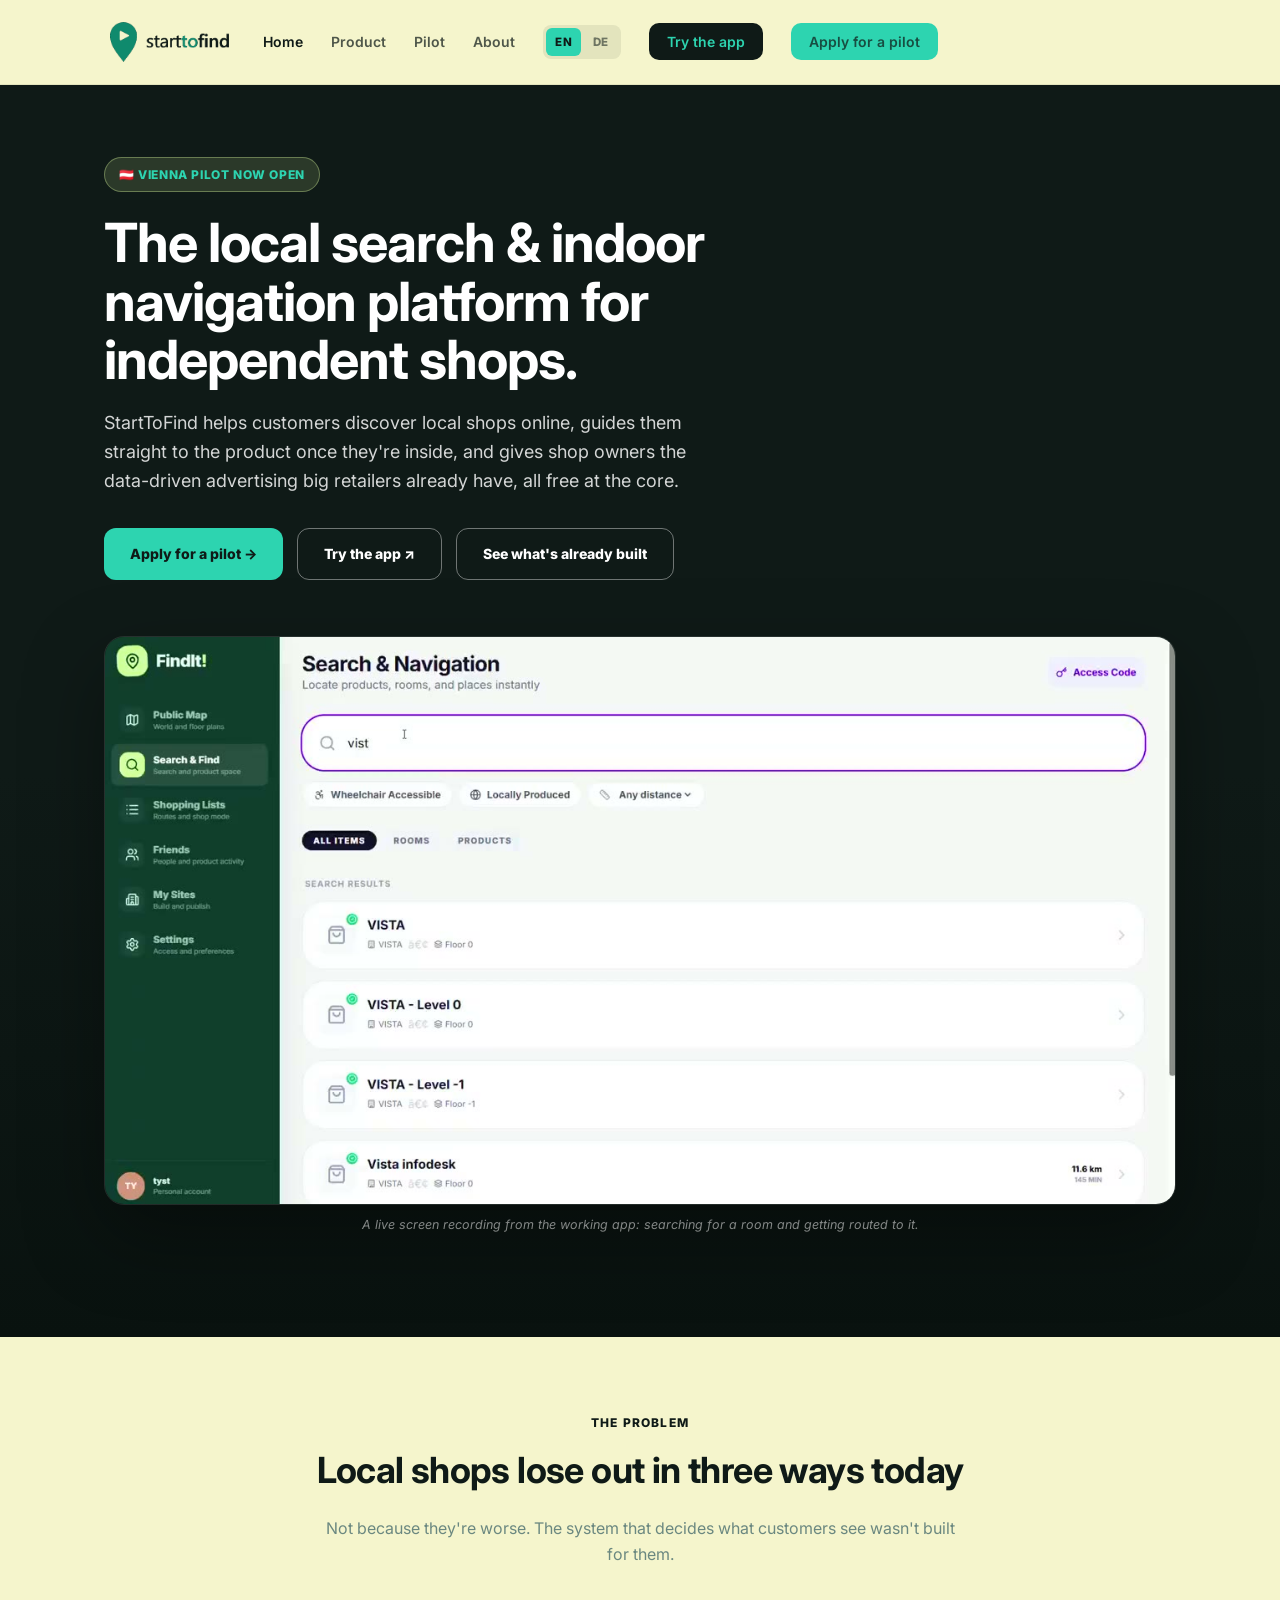
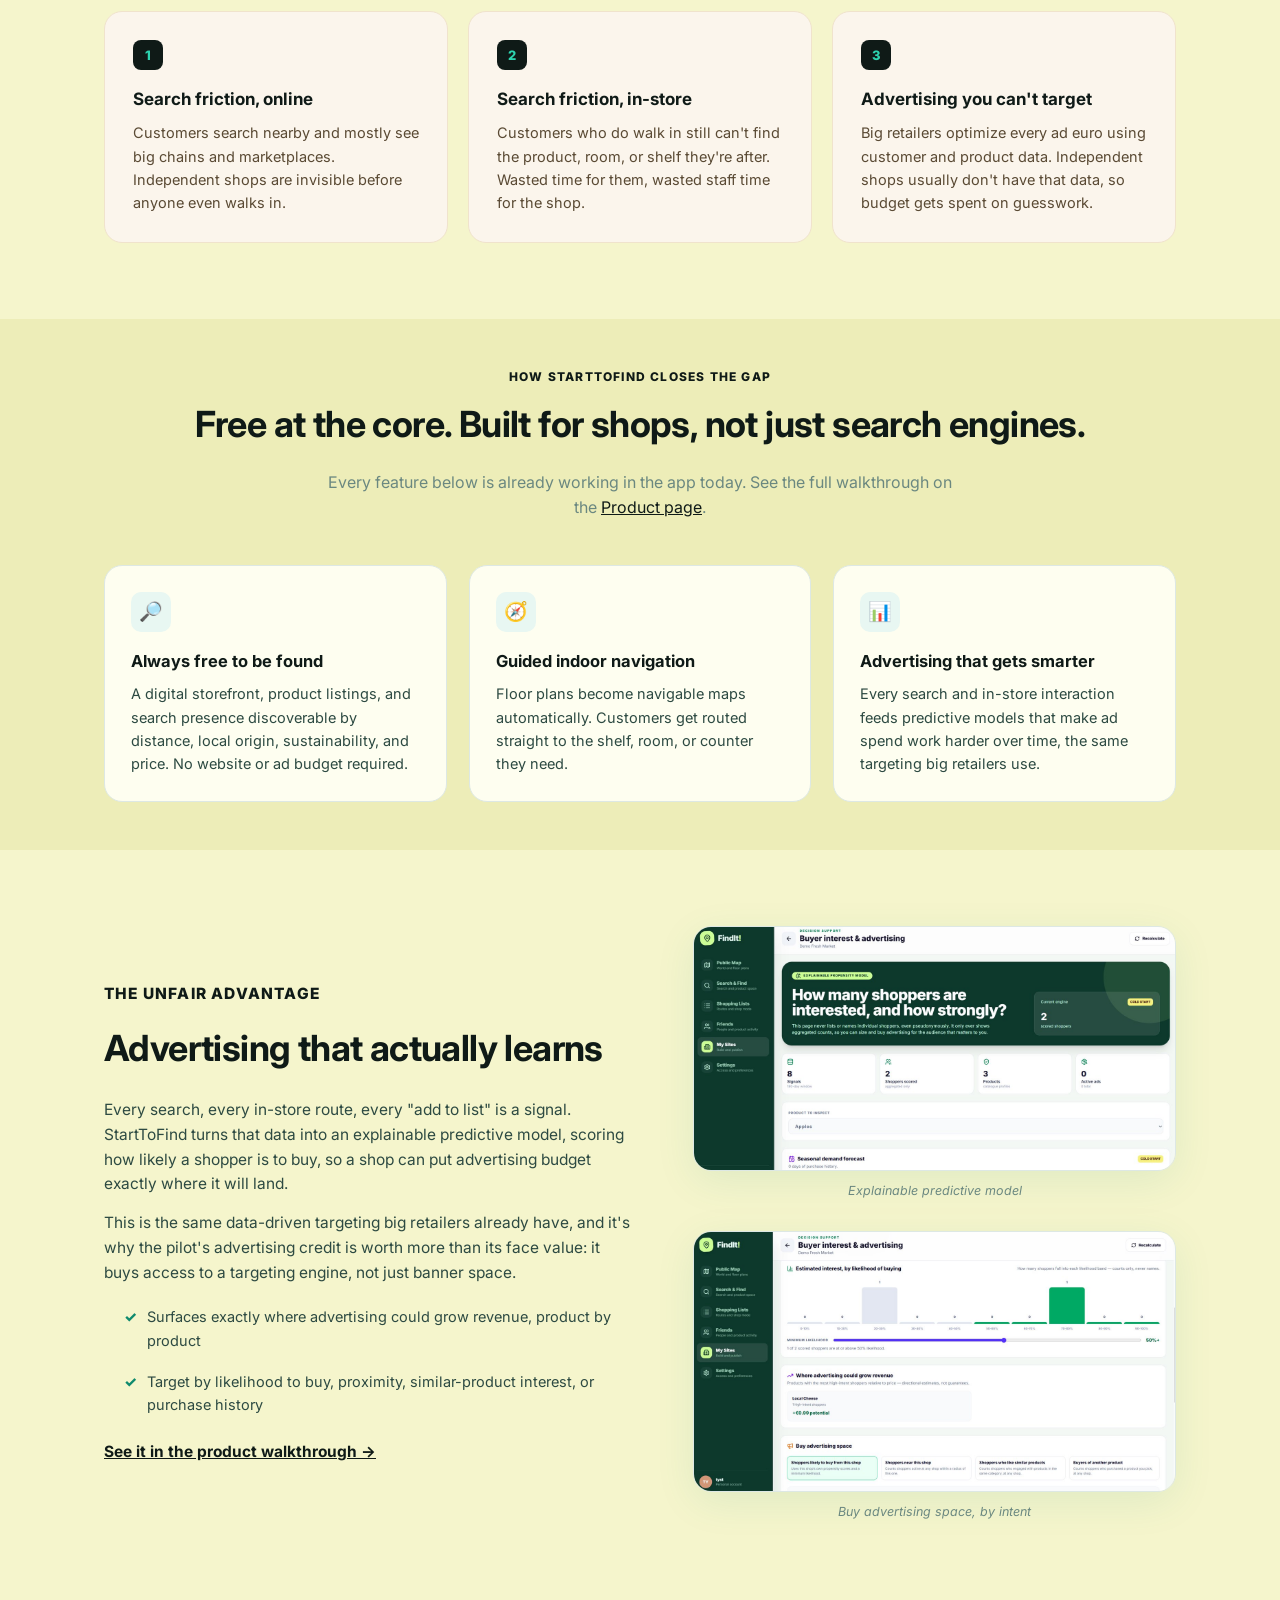
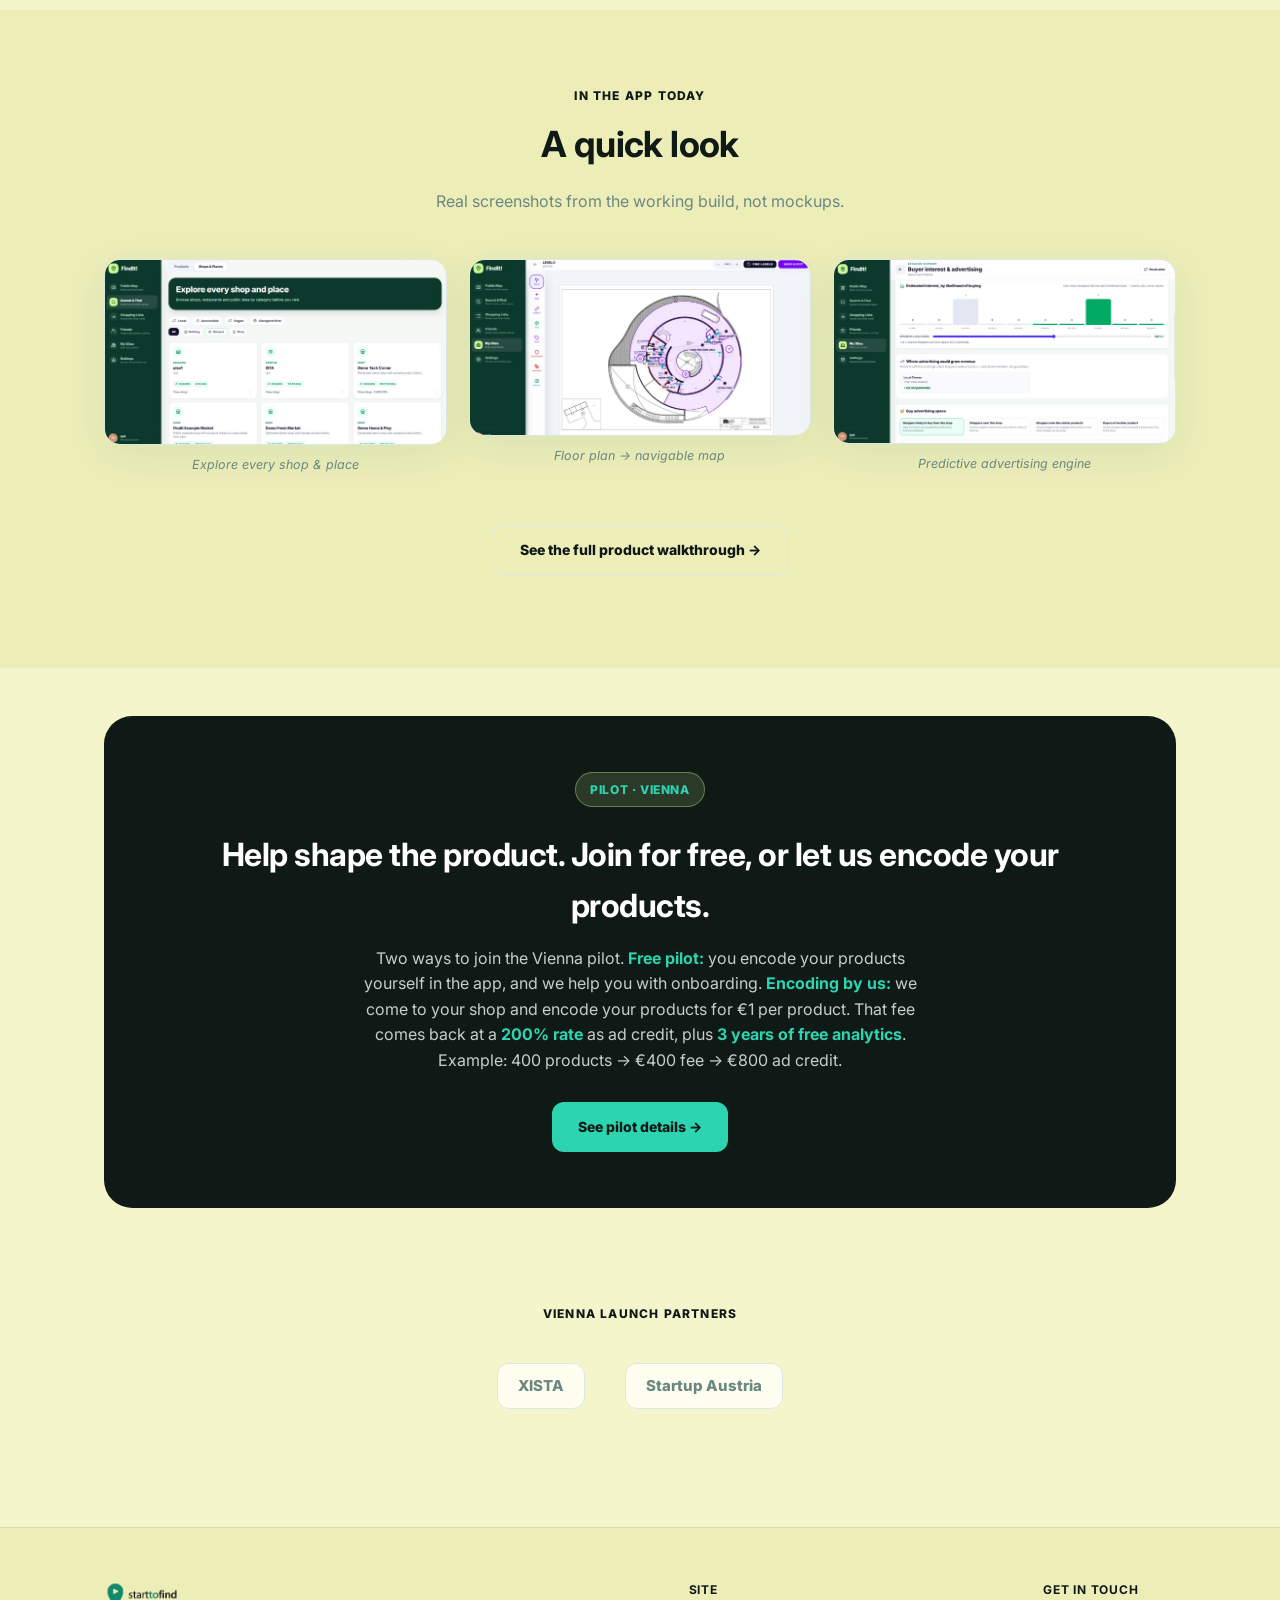
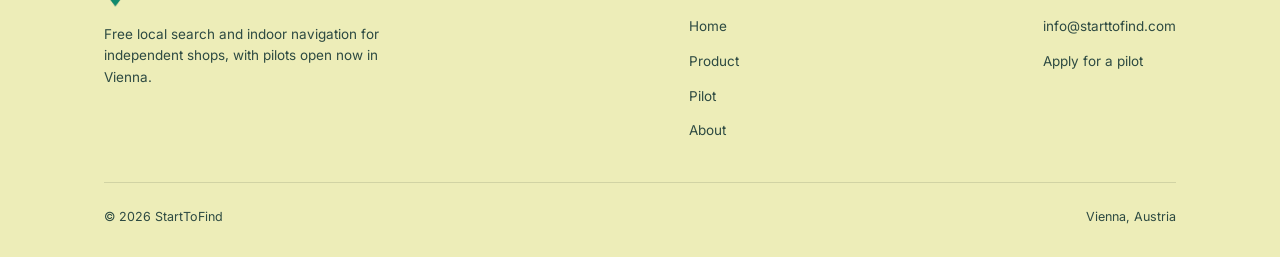
<file: index.html>
<!doctype html>
<html lang="en">
<head>
<meta charset="utf-8">
<meta name="viewport" content="width=device-width, initial-scale=1">
<title>StartToFind | Local search &amp; indoor navigation for independent shops</title>
<meta name="description" content="StartToFind is a free local search and indoor navigation platform for independent shops. Vienna pilot now open: free if you encode your products yourself, or €1 per product with encoding by us, paid back as 200% ad credit plus 3 years of free analytics.">
<meta name="robots" content="index, follow">
<link rel="canonical" href="https://starttofind.com/">
<link rel="alternate" hreflang="en" href="https://starttofind.com/">
<link rel="alternate" hreflang="de-AT" href="https://starttofind.com/index-de.html">
<link rel="alternate" hreflang="x-default" href="https://starttofind.com/">
<meta property="og:type" content="website">
<meta property="og:site_name" content="StartToFind">
<meta property="og:title" content="StartToFind | Local search &amp; indoor navigation for independent shops">
<meta property="og:description" content="StartToFind helps customers discover local shops online and find products inside. Free local search and indoor navigation, with a Vienna pilot now open.">
<meta property="og:url" content="https://starttofind.com/">
<meta property="og:image" content="https://starttofind.com/img/poster-search-and-navigation.jpg">
<meta property="og:image:alt" content="StartToFind local product search and indoor navigation">
<meta property="og:locale" content="en_US">
<meta name="twitter:card" content="summary_large_image">
<meta name="twitter:title" content="StartToFind | Local search &amp; indoor navigation for independent shops">
<meta name="twitter:description" content="Discover local shops online and find products inside. Free local search and indoor navigation, with a Vienna pilot now open.">
<meta name="twitter:image" content="https://starttofind.com/img/poster-search-and-navigation.jpg">
<link rel="icon" href="img/starttofind-icon.png" type="image/png">
<link rel="stylesheet" href="css/style.css">
</head>
<body>

<nav class="nav">
  <div class="nav-inner">
    <a href="index.html" class="brand"><img src="img/starttofind-logo-warm.png" alt="starttofind" class="brand-logo"></a>
    <a href="https://app.starttofind.com" class="nav-app-compact" rel="noopener">Try the app</a>
    <button class="nav-toggle" aria-label="Menu">☰</button>
    <ul class="nav-links">
      <li><a href="index.html">Home</a></li>
      <li><a href="product.html">Product</a></li>
      <li><a href="pilot.html">Pilot</a></li>
      <li><a href="about.html">About</a></li>
      <li class="lang-switch"><a href="index.html" class="active">EN</a><a href="index-de.html">DE</a></li>
      <li><a href="https://app.starttofind.com" class="nav-cta nav-cta-app" rel="noopener">Try the app</a></li>
      <li><a href="pilot.html#apply" class="nav-cta">Apply for a pilot</a></li>
    </ul>
  </div>
</nav>

<header class="hero">
  <div class="container">
    <span class="badge">🇦🇹 Vienna Pilot Now Open</span>
    <h1>The local search &amp; indoor navigation platform for independent shops.</h1>
    <p class="lead">StartToFind helps customers discover local shops online, guides them straight to the product once they're inside, and gives shop owners the data-driven advertising big retailers already have, all free at the core.</p>
    <div class="btn-row">
      <a href="pilot.html#apply" class="btn btn-lime">Apply for a pilot →</a>
      <a href="https://app.starttofind.com" class="btn btn-ghost" rel="noopener">Try the app ↗</a>
      <a href="product.html" class="btn btn-ghost">See what's already built</a>
    </div>
    <div class="hero-media">
      <video autoplay loop muted playsinline poster="img/poster-search-and-navigation.jpg">
        <source src="video/search-and-navigation.mp4" type="video/mp4">
      </video>
    </div>
    <p class="caption" style="color:rgba(255,255,255,0.5)">A live screen recording from the working app: searching for a room and getting routed to it.</p>
  </div>
</header>

<section>
  <div class="container">
    <p class="eyebrow center">The problem</p>
    <h2 class="section-title center">Local shops lose out in three ways today</h2>
    <p class="section-sub center">Not because they're worse. The system that decides what customers see wasn't built for them.</p>
    <div class="problem-grid">
      <div class="problem-card">
        <div class="num-badge">1</div>
        <h3>Search friction, online</h3>
        <p>Customers search nearby and mostly see big chains and marketplaces. Independent shops are invisible before anyone even walks in.</p>
      </div>
      <div class="problem-card">
        <div class="num-badge">2</div>
        <h3>Search friction, in-store</h3>
        <p>Customers who do walk in still can't find the product, room, or shelf they're after. Wasted time for them, wasted staff time for the shop.</p>
      </div>
      <div class="problem-card">
        <div class="num-badge">3</div>
        <h3>Advertising you can't target</h3>
        <p>Big retailers optimize every ad euro using customer and product data. Independent shops usually don't have that data, so budget gets spent on guesswork.</p>
      </div>
    </div>
  </div>
</section>

<section class="section-tight" style="background:var(--panel)">
  <div class="container">
    <p class="eyebrow center">How StartToFind closes the gap</p>
    <h2 class="section-title center">Free at the core. Built for shops, not just search engines.</h2>
    <p class="section-sub center">Every feature below is already working in the app today. See the full walkthrough on the <a href="product.html" style="color:var(--dark);text-decoration:underline">Product page</a>.</p>
    <div class="feature-grid">
      <div class="feature-card">
        <div class="icon-chip">🔎</div>
        <h3>Always free to be found</h3>
        <p>A digital storefront, product listings, and search presence discoverable by distance, local origin, sustainability, and price. No website or ad budget required.</p>
      </div>
      <div class="feature-card">
        <div class="icon-chip">🧭</div>
        <h3>Guided indoor navigation</h3>
        <p>Floor plans become navigable maps automatically. Customers get routed straight to the shelf, room, or counter they need.</p>
      </div>
      <div class="feature-card">
        <div class="icon-chip">📊</div>
        <h3>Advertising that gets smarter</h3>
        <p>Every search and in-store interaction feeds predictive models that make ad spend work harder over time, the same targeting big retailers use.</p>
      </div>
    </div>
  </div>
</section>

<section>
  <div class="container">
    <div class="row">
      <div class="row-text">
        <p class="eyebrow">The unfair advantage</p>
        <h2 class="section-title" style="margin-bottom:20px">Advertising that actually learns</h2>
        <p>Every search, every in-store route, every "add to list" is a signal. StartToFind turns that data into an explainable predictive model, scoring how likely a shopper is to buy, so a shop can put advertising budget exactly where it will land.</p>
        <p>This is the same data-driven targeting big retailers already have, and it's why the pilot's advertising credit is worth more than its face value: it buys access to a targeting engine, not just banner space.</p>
        <ul class="checklist">
          <li>Surfaces exactly where advertising could grow revenue, product by product</li>
          <li>Target by likelihood to buy, proximity, similar-product interest, or purchase history</li>
        </ul>
        <p style="margin-top:18px"><a href="product.html" style="color:var(--dark);font-weight:700;text-decoration:underline">See it in the product walkthrough →</a></p>
      </div>
      <div class="row-media">
        <div class="plan-pipeline">
          <div>
            <img src="img/shot-buyer-interest.jpg" alt="StartToFind explainable predictive model scoring shopper buying likelihood">
            <p class="caption">Explainable predictive model</p>
          </div>
          <div>
            <img src="img/shot-buyer-interest-2.jpg" alt="StartToFind advertising targeting options by intent, proximity, and purchase history">
            <p class="caption">Buy advertising space, by intent</p>
          </div>
        </div>
      </div>
    </div>
  </div>
</section>

<section style="background:var(--panel)">
  <div class="container">
    <p class="eyebrow center">In the app today</p>
    <h2 class="section-title center">A quick look</h2>
    <p class="section-sub center">Real screenshots from the working build, not mockups.</p>
    <div class="feature-grid">
      <div>
        <img src="img/shot-shops-grid.jpg" alt="StartToFind Shops &amp; Places grid with building, campus, and shop cards" style="border-radius:16px;border:1px solid var(--border);box-shadow:var(--shadow)">
        <p class="caption">Explore every shop &amp; place</p>
      </div>
      <div>
        <img src="img/shot-floor-editor.jpg" alt="StartToFind floor-plan editor showing rooms, aisles, and doors mapped onto a real building plan" style="border-radius:16px;border:1px solid var(--border);box-shadow:var(--shadow)">
        <p class="caption">Floor plan → navigable map</p>
      </div>
      <div>
        <img src="img/shot-buyer-interest-2.jpg" alt="StartToFind Buyer Interest &amp; Advertising dashboard showing a predictive model and ad targeting options" style="border-radius:16px;border:1px solid var(--border);box-shadow:var(--shadow)">
        <p class="caption">Predictive advertising engine</p>
      </div>
    </div>
    <p class="center" style="margin-top:36px">
      <a href="product.html" class="btn btn-outline">See the full product walkthrough →</a>
    </p>
  </div>
</section>

<section class="section-tight">
  <div class="container">
    <div class="cta-banner">
      <span class="badge" style="background:rgba(217,249,157,0.14)">Pilot · Vienna</span>
      <h2>Help shape the product. Join for free, or let us encode your products.</h2>
      <p>Two ways to join the Vienna pilot. <strong style="color:var(--lime)">Free pilot:</strong> you encode your products yourself in the app, and we help you with onboarding. <strong style="color:var(--lime)">Encoding by us:</strong> we come to your shop and encode your products for €1 per product. That fee comes back at a <strong style="color:var(--lime)">200% rate</strong> as ad credit, plus <strong style="color:var(--lime)">3 years of free analytics</strong>. Example: 400 products → €400 fee → €800 ad credit.</p>
      <div class="btn-row" style="justify-content:center">
        <a href="pilot.html#apply" class="btn btn-lime">See pilot details →</a>
      </div>
    </div>
  </div>
</section>

<section class="section-tight">
  <div class="container">
    <p class="eyebrow center">Vienna launch partners</p>
    <div class="partners-strip">
      <span class="partner-badge">XISTA</span>
      <span class="partner-badge">Startup Austria</span>
    </div>
  </div>
</section>

<footer>
  <div class="container">
    <div class="footer-grid">
      <div style="max-width:280px">
        <div class="footer-brand"><img src="img/starttofind-logo-warm.png" alt="starttofind" style="height:30px;width:auto;display:block"></div>
        <p style="font-size:13.5px">Free local search and indoor navigation for independent shops, with pilots open now in Vienna.</p>
      </div>
      <div class="footer-col">
        <h4>Site</h4>
        <ul>
          <li><a href="index.html">Home</a></li>
          <li><a href="product.html">Product</a></li>
          <li><a href="pilot.html">Pilot</a></li>
          <li><a href="about.html">About</a></li>
        </ul>
      </div>
      <div class="footer-col">
        <h4>Get in touch</h4>
        <ul>
          <li><a href="mailto:info@starttofind.com">info@starttofind.com</a></li>
          <li><a href="pilot.html#apply">Apply for a pilot</a></li>
        </ul>
      </div>
    </div>
    <div class="footer-bottom">
      <span>© 2026 StartToFind</span>
      <span>Vienna, Austria</span>
    </div>
  </div>
</footer>

<script src="js/main.js"></script>
</body>
</html>
</file>
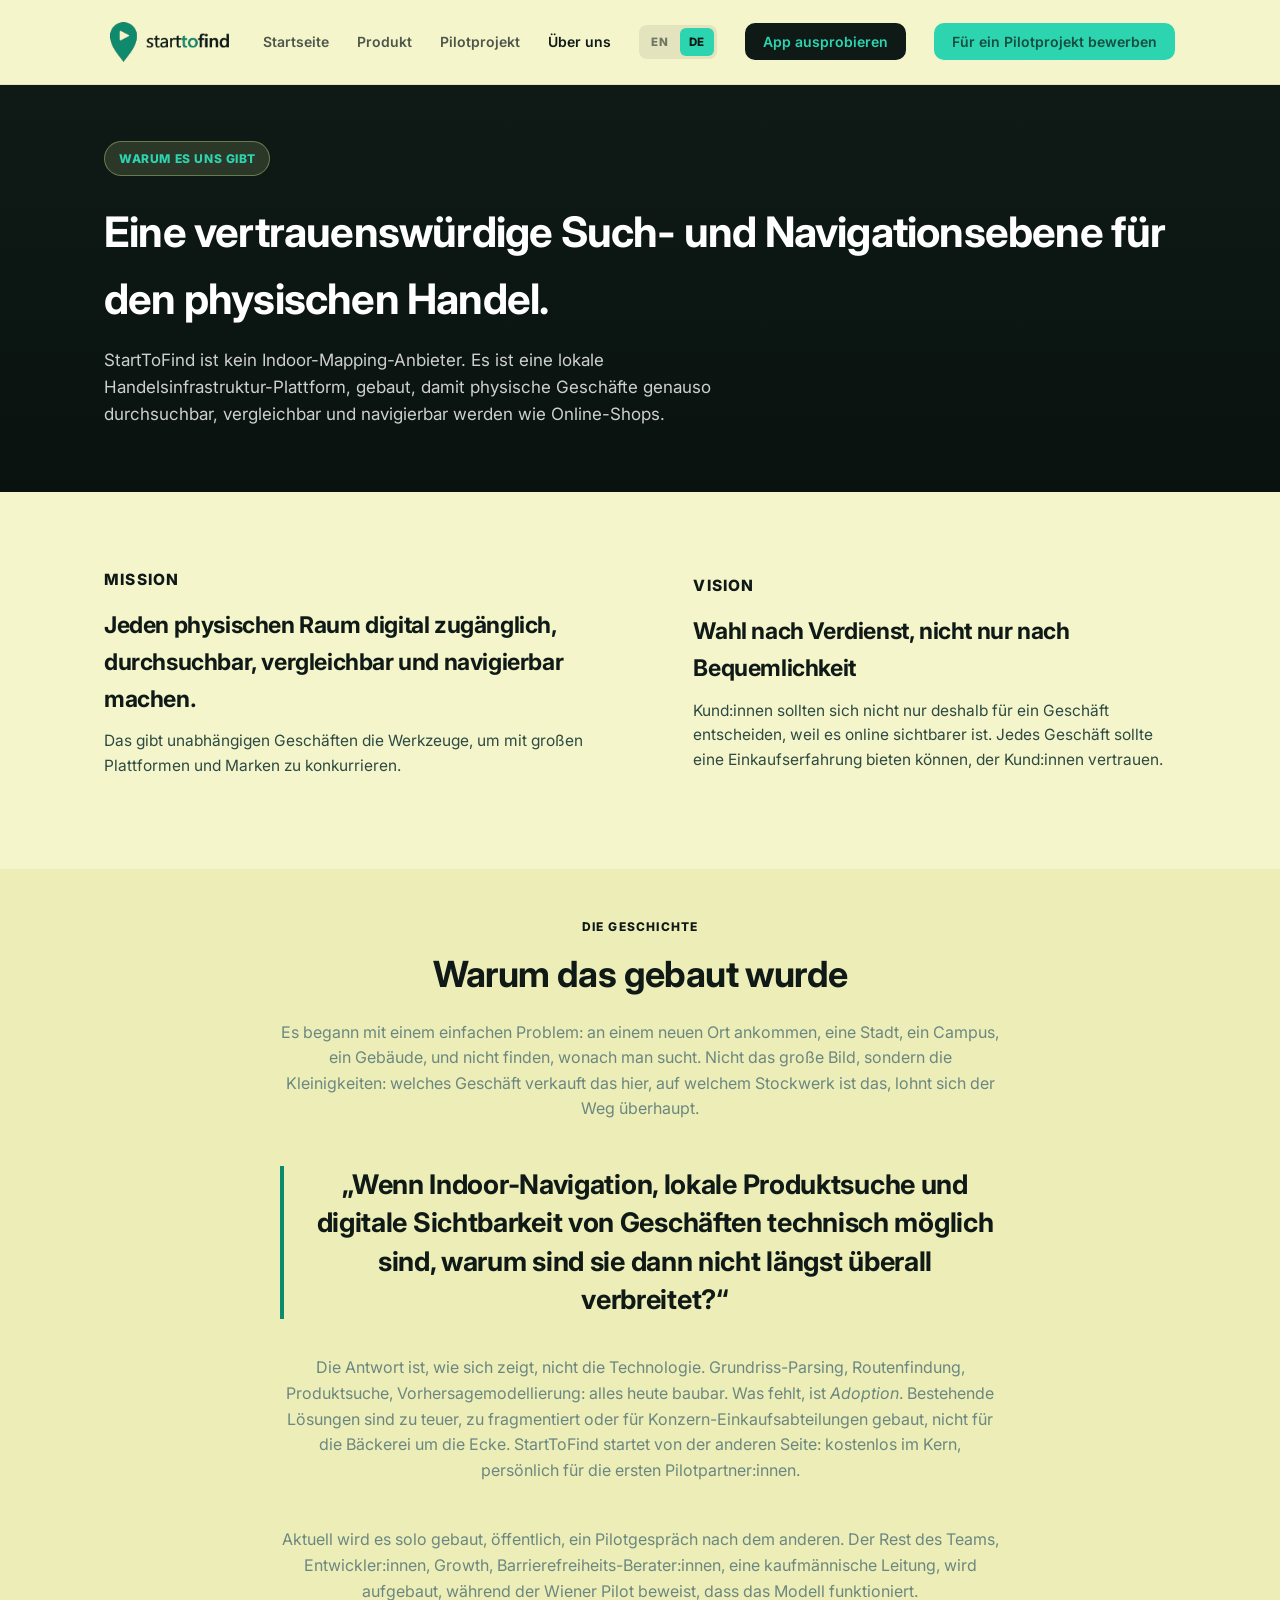
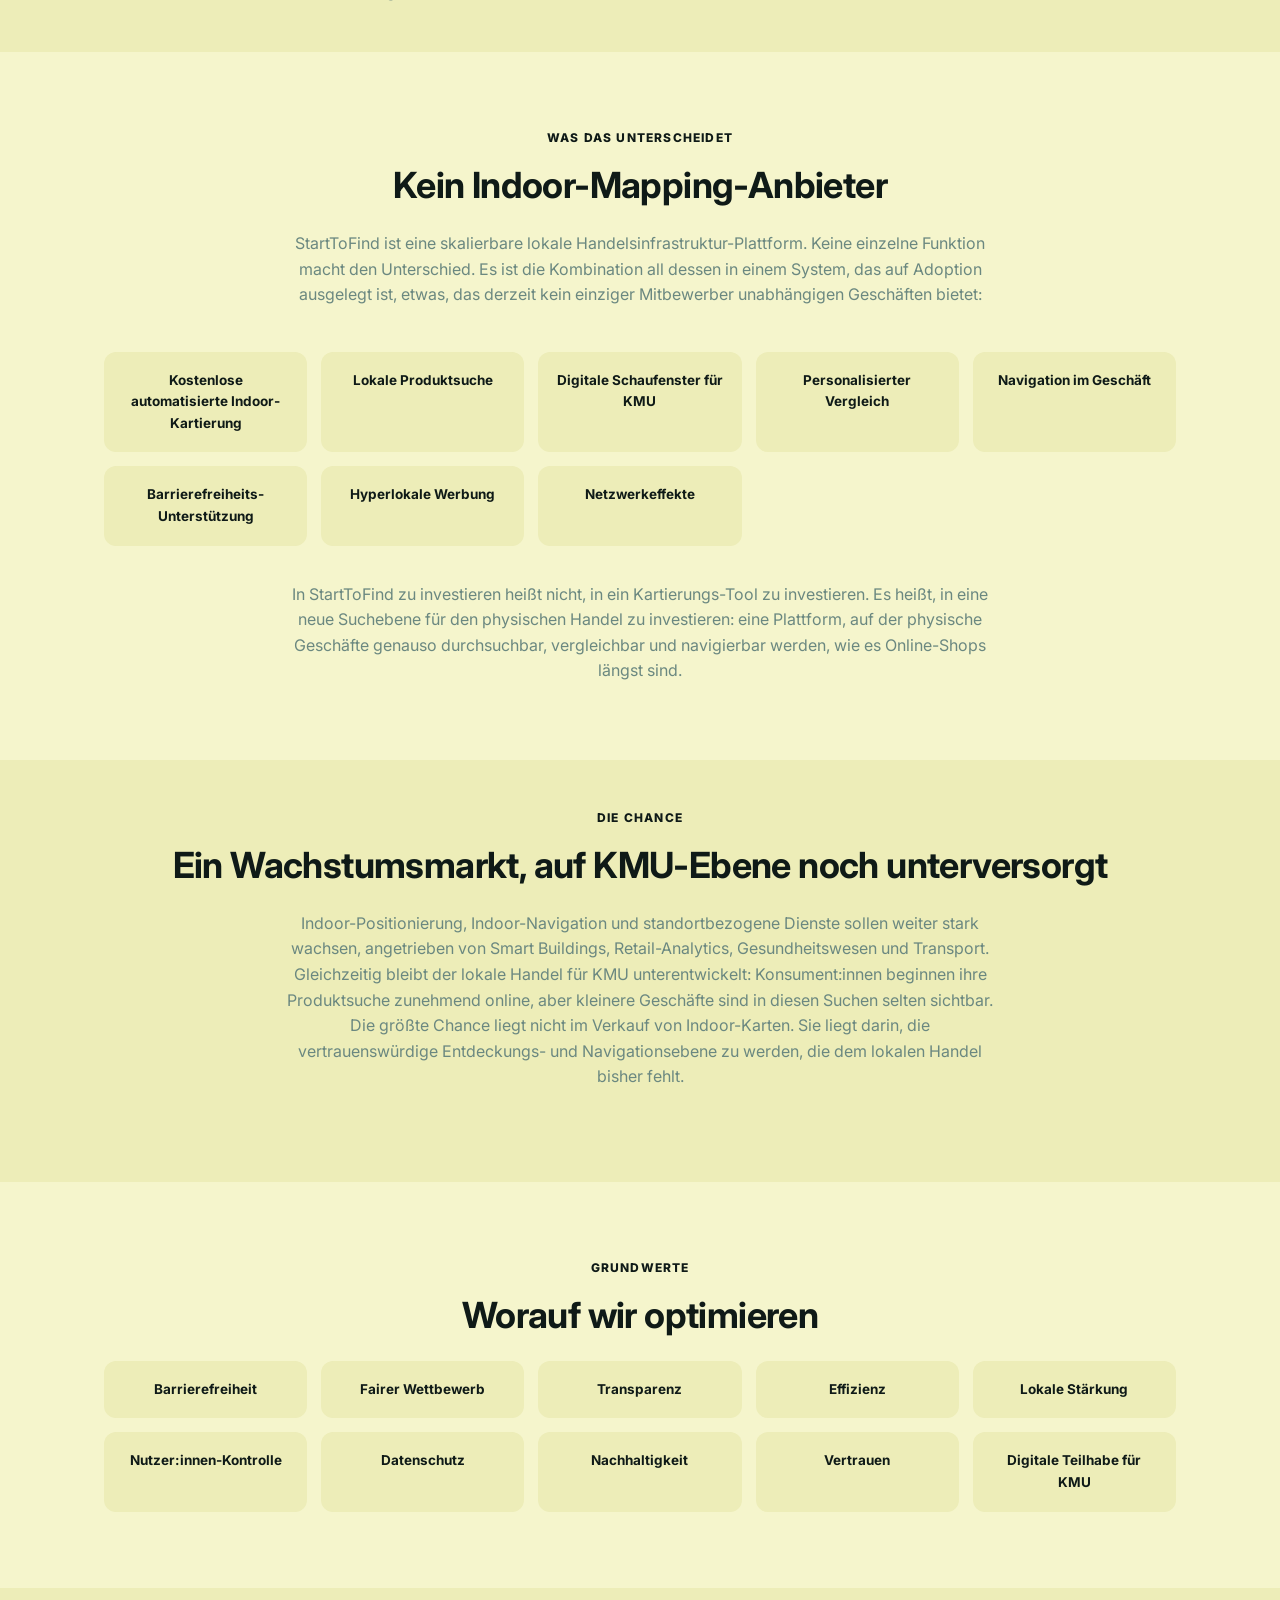
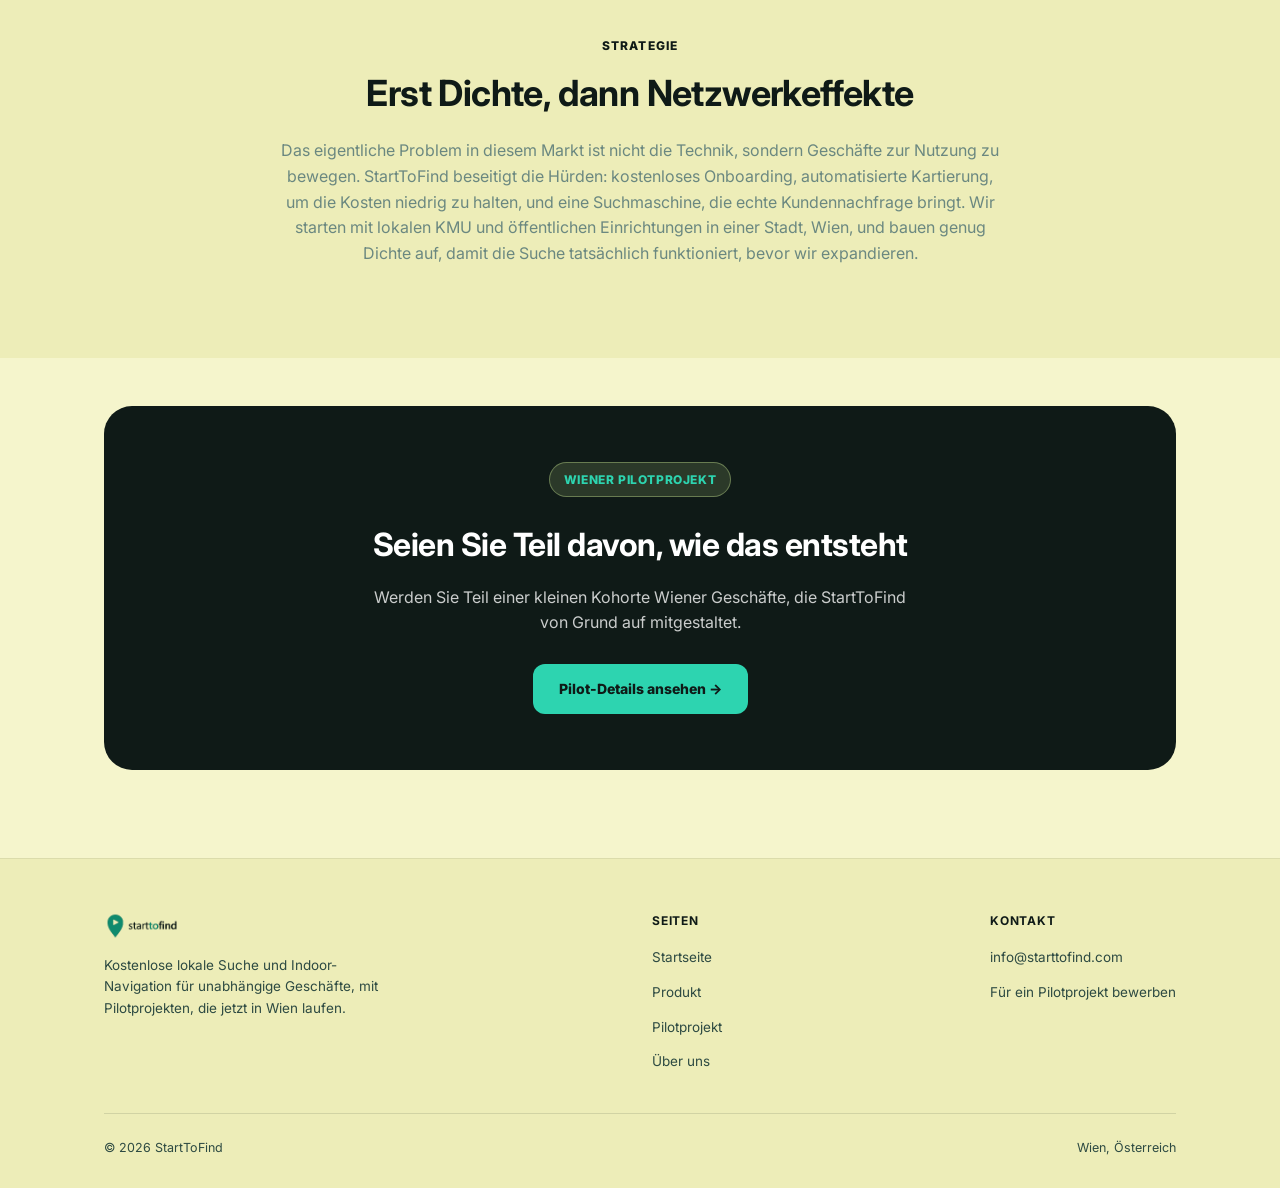
<file: about-de.html>
<!doctype html>
<html lang="de">
<head>
<meta charset="utf-8">
<meta name="viewport" content="width=device-width, initial-scale=1">
<title>Über uns | StartToFind</title>
<meta name="description" content="Warum es StartToFind gibt: um jeden physischen Raum durchsuchbar und navigierbar zu machen, damit unabhängige Geschäfte mit großen Plattformen und Marken konkurrieren können.">
<meta name="robots" content="index, follow">
<link rel="canonical" href="https://starttofind.com/about-de.html">
<link rel="alternate" hreflang="en" href="https://starttofind.com/about.html">
<link rel="alternate" hreflang="de-AT" href="https://starttofind.com/about-de.html">
<link rel="alternate" hreflang="x-default" href="https://starttofind.com/about.html">
<meta property="og:type" content="website">
<meta property="og:site_name" content="StartToFind">
<meta property="og:title" content="Über uns | StartToFind">
<meta property="og:description" content="Warum es StartToFind gibt: um jeden physischen Raum durchsuchbar und navigierbar zu machen, damit unabhängige Geschäfte mit großen Plattformen und Marken konkurrieren können.">
<meta property="og:url" content="https://starttofind.com/about-de.html">
<meta property="og:image" content="https://starttofind.com/img/poster-search-and-navigation.jpg">
<meta property="og:image:alt" content="Lokale Suche und Indoor-Navigation mit StartToFind">
<meta property="og:locale" content="de_AT">
<meta name="twitter:card" content="summary_large_image">
<meta name="twitter:title" content="Über uns | StartToFind">
<meta name="twitter:description" content="Warum es StartToFind gibt: um jeden physischen Raum durchsuchbar und navigierbar zu machen, damit unabhängige Geschäfte mit großen Plattformen und Marken konkurrieren können.">
<meta name="twitter:image" content="https://starttofind.com/img/poster-search-and-navigation.jpg">
<link rel="icon" href="img/starttofind-icon.png" type="image/png">
<link rel="stylesheet" href="css/style.css">
</head>
<body>

<nav class="nav">
  <div class="nav-inner">
    <a href="index-de.html" class="brand"><img src="img/starttofind-logo-warm.png" alt="starttofind" class="brand-logo"></a>
    <a href="https://app.starttofind.com" class="nav-app-compact" rel="noopener">App ausprobieren</a>
    <button class="nav-toggle" aria-label="Menü">☰</button>
    <ul class="nav-links">
      <li><a href="index-de.html">Startseite</a></li>
      <li><a href="product-de.html">Produkt</a></li>
      <li><a href="pilot-de.html">Pilotprojekt</a></li>
      <li><a href="about-de.html">Über uns</a></li>
      <li class="lang-switch"><a href="about.html">EN</a><a href="about-de.html" class="active">DE</a></li>
      <li><a href="https://app.starttofind.com" class="nav-cta nav-cta-app" rel="noopener">App ausprobieren</a></li>
      <li><a href="pilot-de.html#apply" class="nav-cta">Für ein Pilotprojekt bewerben</a></li>
    </ul>
  </div>
</nav>

<header class="pagehero">
  <div class="container">
    <span class="badge">Warum es uns gibt</span>
    <h1>Eine vertrauenswürdige Such- und Navigationsebene für den physischen Handel.</h1>
    <p class="lead">StartToFind ist kein Indoor-Mapping-Anbieter. Es ist eine lokale Handelsinfrastruktur-Plattform, gebaut, damit physische Geschäfte genauso durchsuchbar, vergleichbar und navigierbar werden wie Online-Shops.</p>
  </div>
</header>

<section>
  <div class="container">
    <div class="row">
      <div class="row-text">
        <p class="eyebrow">Mission</p>
        <h3>Jeden physischen Raum digital zugänglich, durchsuchbar, vergleichbar und navigierbar machen.</h3>
        <p>Das gibt unabhängigen Geschäften die Werkzeuge, um mit großen Plattformen und Marken zu konkurrieren.</p>
      </div>
      <div class="row-text">
        <p class="eyebrow">Vision</p>
        <h3>Wahl nach Verdienst, nicht nur nach Bequemlichkeit</h3>
        <p>Kund:innen sollten sich nicht nur deshalb für ein Geschäft entscheiden, weil es online sichtbarer ist. Jedes Geschäft sollte eine Einkaufserfahrung bieten können, der Kund:innen vertrauen.</p>
      </div>
    </div>
  </div>
</section>

<section class="section-tight" style="background:var(--panel)">
  <div class="container">
    <p class="eyebrow center">Die Geschichte</p>
    <h2 class="section-title center">Warum das gebaut wurde</h2>
    <p class="section-sub center" style="max-width:720px">
      Es begann mit einem einfachen Problem: an einem neuen Ort ankommen, eine Stadt, ein Campus, ein Gebäude, und nicht finden, wonach man sucht. Nicht das große Bild, sondern die Kleinigkeiten: welches Geschäft verkauft das hier, auf welchem Stockwerk ist das, lohnt sich der Weg überhaupt.
    </p>
    <blockquote class="pullquote center">
      „Wenn Indoor-Navigation, lokale Produktsuche und digitale Sichtbarkeit von Geschäften technisch möglich sind, warum sind sie dann nicht längst überall verbreitet?“
    </blockquote>
    <p class="section-sub center" style="max-width:720px">
      Die Antwort ist, wie sich zeigt, nicht die Technologie. Grundriss-Parsing, Routenfindung, Produktsuche, Vorhersagemodellierung: alles heute baubar. Was fehlt, ist <em>Adoption</em>. Bestehende Lösungen sind zu teuer, zu fragmentiert oder für Konzern-Einkaufsabteilungen gebaut, nicht für die Bäckerei um die Ecke. StartToFind startet von der anderen Seite: kostenlos im Kern, persönlich für die ersten Pilotpartner:innen.
    </p>
    <p class="section-sub center" style="max-width:720px;margin-bottom:0">
      Aktuell wird es solo gebaut, öffentlich, ein Pilotgespräch nach dem anderen. Der Rest des Teams, Entwickler:innen, Growth, Barrierefreiheits-Berater:innen, eine kaufmännische Leitung, wird aufgebaut, während der Wiener Pilot beweist, dass das Modell funktioniert.
    </p>
  </div>
</section>

<section>
  <div class="container">
    <p class="eyebrow center">Was das unterscheidet</p>
    <h2 class="section-title center">Kein Indoor-Mapping-Anbieter</h2>
    <p class="section-sub center" style="max-width:720px">
      StartToFind ist eine skalierbare lokale Handelsinfrastruktur-Plattform. Keine einzelne Funktion macht den Unterschied. Es ist die Kombination all dessen in einem System, das auf Adoption ausgelegt ist, etwas, das derzeit kein einziger Mitbewerber unabhängigen Geschäften bietet:
    </p>
    <div class="values-grid">
      <div class="value-chip">Kostenlose automatisierte Indoor-Kartierung</div>
      <div class="value-chip">Lokale Produktsuche</div>
      <div class="value-chip">Digitale Schaufenster für KMU</div>
      <div class="value-chip">Personalisierter Vergleich</div>
      <div class="value-chip">Navigation im Geschäft</div>
      <div class="value-chip">Barrierefreiheits-Unterstützung</div>
      <div class="value-chip">Hyperlokale Werbung</div>
      <div class="value-chip">Netzwerkeffekte</div>
    </div>
    <p class="section-sub center" style="max-width:720px;margin-top:36px;margin-bottom:0">
      In StartToFind zu investieren heißt nicht, in ein Kartierungs-Tool zu investieren. Es heißt, in eine neue Suchebene für den physischen Handel zu investieren: eine Plattform, auf der physische Geschäfte genauso durchsuchbar, vergleichbar und navigierbar werden, wie es Online-Shops längst sind.
    </p>
  </div>
</section>

<section class="section-tight" style="background:var(--panel)">
  <div class="container">
    <p class="eyebrow center">Die Chance</p>
    <h2 class="section-title center">Ein Wachstumsmarkt, auf KMU-Ebene noch unterversorgt</h2>
    <p class="section-sub center" style="max-width:720px">
      Indoor-Positionierung, Indoor-Navigation und standortbezogene Dienste sollen weiter stark wachsen, angetrieben von Smart Buildings, Retail-Analytics, Gesundheitswesen und Transport. Gleichzeitig bleibt der lokale Handel für KMU unterentwickelt: Konsument:innen beginnen ihre Produktsuche zunehmend online, aber kleinere Geschäfte sind in diesen Suchen selten sichtbar. Die größte Chance liegt nicht im Verkauf von Indoor-Karten. Sie liegt darin, die vertrauenswürdige Entdeckungs- und Navigationsebene zu werden, die dem lokalen Handel bisher fehlt.
    </p>
  </div>
</section>

<section>
  <div class="container">
    <p class="eyebrow center">Grundwerte</p>
    <h2 class="section-title center">Worauf wir optimieren</h2>
    <div class="values-grid">
      <div class="value-chip">Barrierefreiheit</div>
      <div class="value-chip">Fairer Wettbewerb</div>
      <div class="value-chip">Transparenz</div>
      <div class="value-chip">Effizienz</div>
      <div class="value-chip">Lokale Stärkung</div>
      <div class="value-chip">Nutzer:innen-Kontrolle</div>
      <div class="value-chip">Datenschutz</div>
      <div class="value-chip">Nachhaltigkeit</div>
      <div class="value-chip">Vertrauen</div>
      <div class="value-chip">Digitale Teilhabe für KMU</div>
    </div>
  </div>
</section>

<section class="section-tight" style="background:var(--panel)">
  <div class="container">
    <p class="eyebrow center">Strategie</p>
    <h2 class="section-title center">Erst Dichte, dann Netzwerkeffekte</h2>
    <p class="section-sub center" style="max-width:720px">
      Das eigentliche Problem in diesem Markt ist nicht die Technik, sondern Geschäfte zur Nutzung zu bewegen. StartToFind beseitigt die Hürden: kostenloses Onboarding, automatisierte Kartierung, um die Kosten niedrig zu halten, und eine Suchmaschine, die echte Kundennachfrage bringt. Wir starten mit lokalen KMU und öffentlichen Einrichtungen in einer Stadt, Wien, und bauen genug Dichte auf, damit die Suche tatsächlich funktioniert, bevor wir expandieren.
    </p>
  </div>
</section>

<section class="section-tight">
  <div class="container">
    <div class="cta-banner">
      <span class="badge" style="background:rgba(217,249,157,0.14)">Wiener Pilotprojekt</span>
      <h2>Seien Sie Teil davon, wie das entsteht</h2>
      <p>Werden Sie Teil einer kleinen Kohorte Wiener Geschäfte, die StartToFind von Grund auf mitgestaltet.</p>
      <div class="btn-row" style="justify-content:center">
        <a href="pilot-de.html#apply" class="btn btn-lime">Pilot-Details ansehen →</a>
      </div>
    </div>
  </div>
</section>

<footer>
  <div class="container">
    <div class="footer-grid">
      <div style="max-width:280px">
        <div class="footer-brand"><img src="img/starttofind-logo-warm.png" alt="starttofind" style="height:30px;width:auto;display:block"></div>
        <p style="font-size:13.5px">Kostenlose lokale Suche und Indoor-Navigation für unabhängige Geschäfte, mit Pilotprojekten, die jetzt in Wien laufen.</p>
      </div>
      <div class="footer-col">
        <h4>Seiten</h4>
        <ul>
          <li><a href="index-de.html">Startseite</a></li>
          <li><a href="product-de.html">Produkt</a></li>
          <li><a href="pilot-de.html">Pilotprojekt</a></li>
          <li><a href="about-de.html">Über uns</a></li>
        </ul>
      </div>
      <div class="footer-col">
        <h4>Kontakt</h4>
        <ul>
          <li><a href="mailto:info@starttofind.com">info@starttofind.com</a></li>
          <li><a href="pilot-de.html#apply">Für ein Pilotprojekt bewerben</a></li>
        </ul>
      </div>
    </div>
    <div class="footer-bottom">
      <span>© 2026 StartToFind</span>
      <span>Wien, Österreich</span>
    </div>
  </div>
</footer>

<script src="js/main.js"></script>
</body>
</html>
</file>
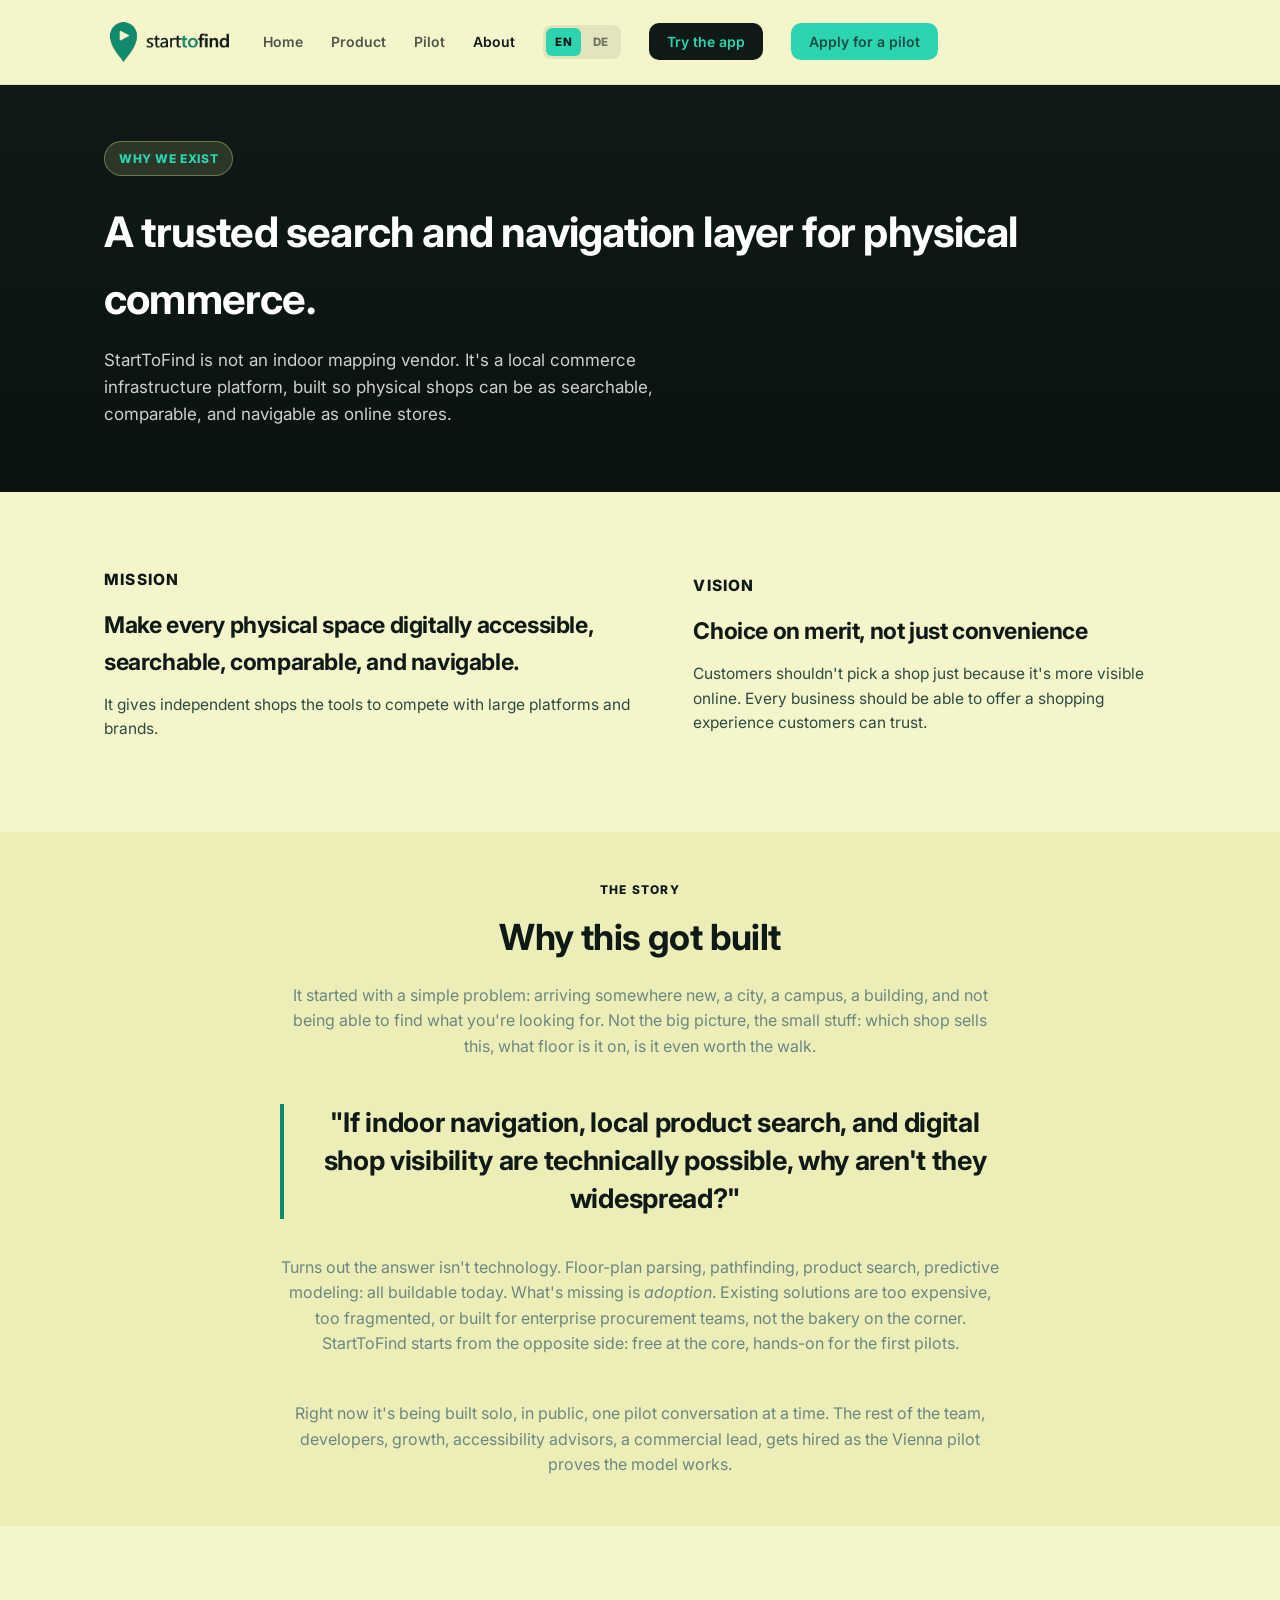
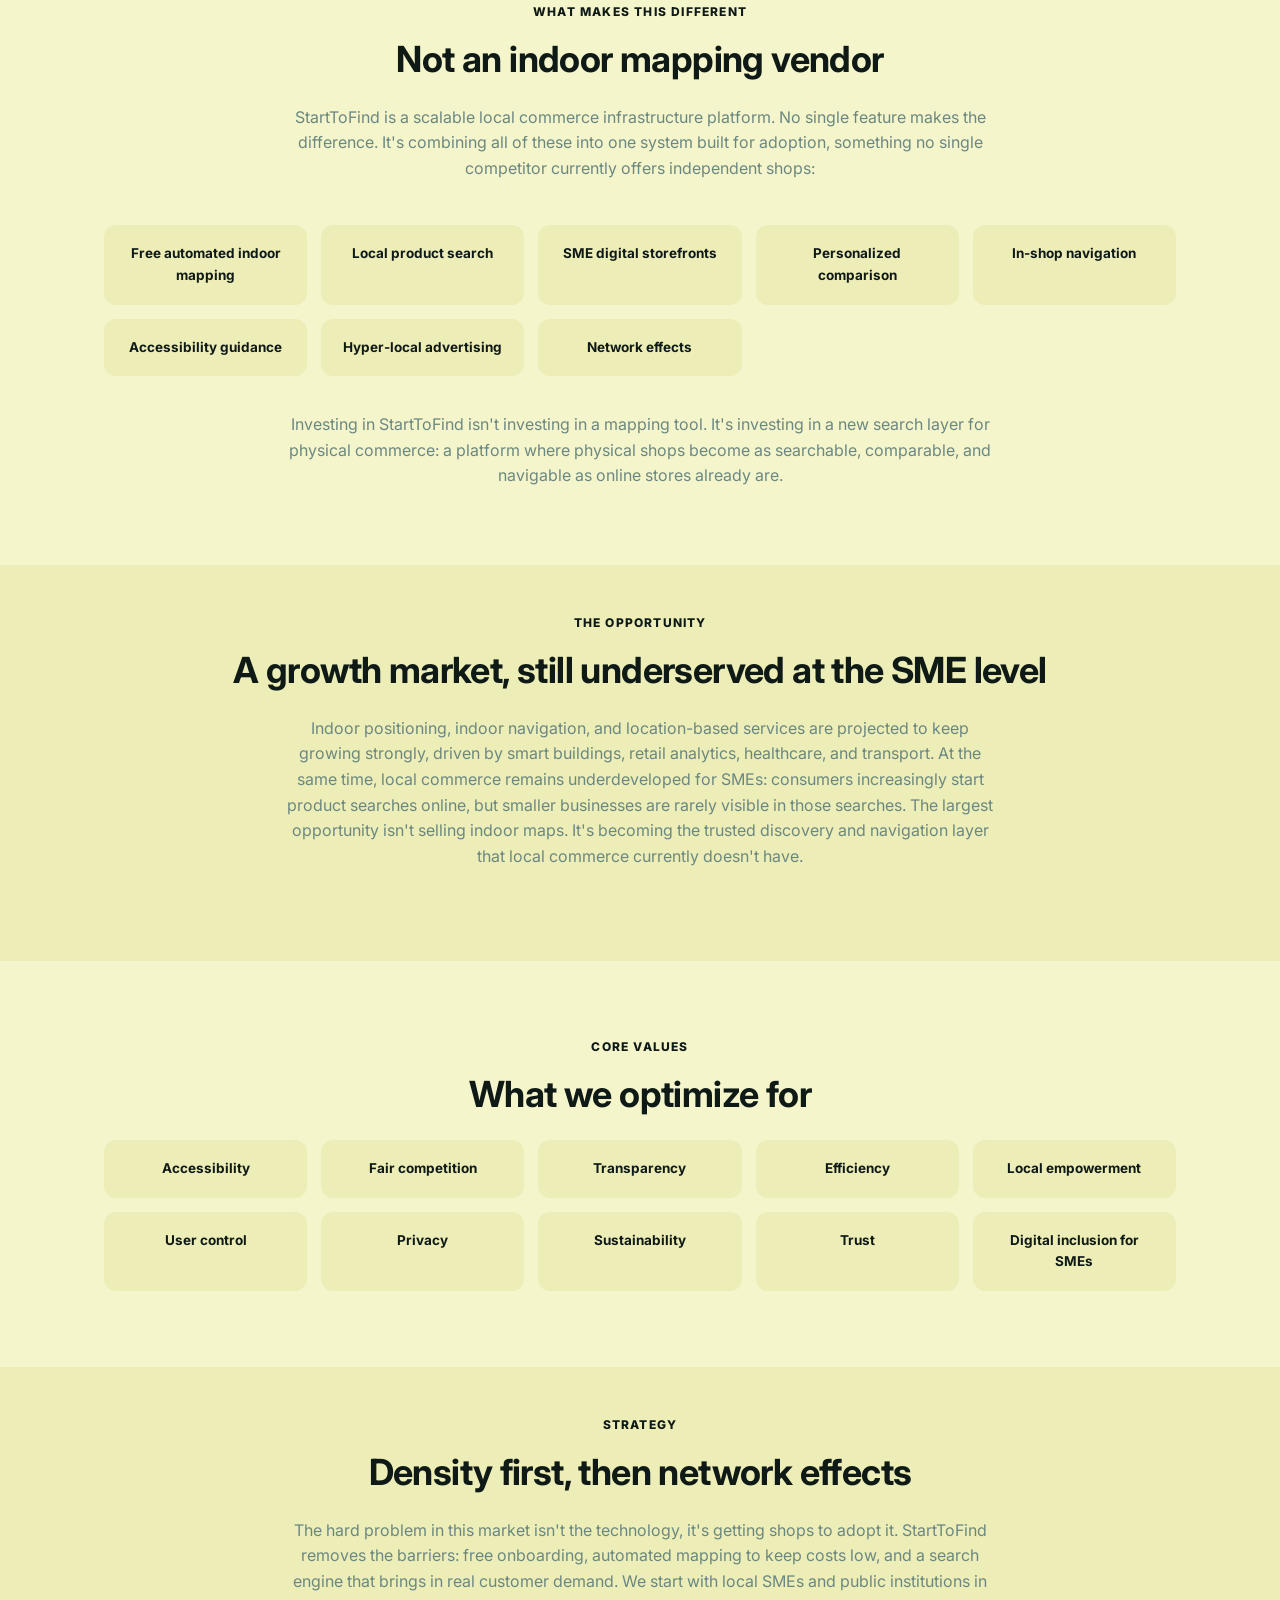
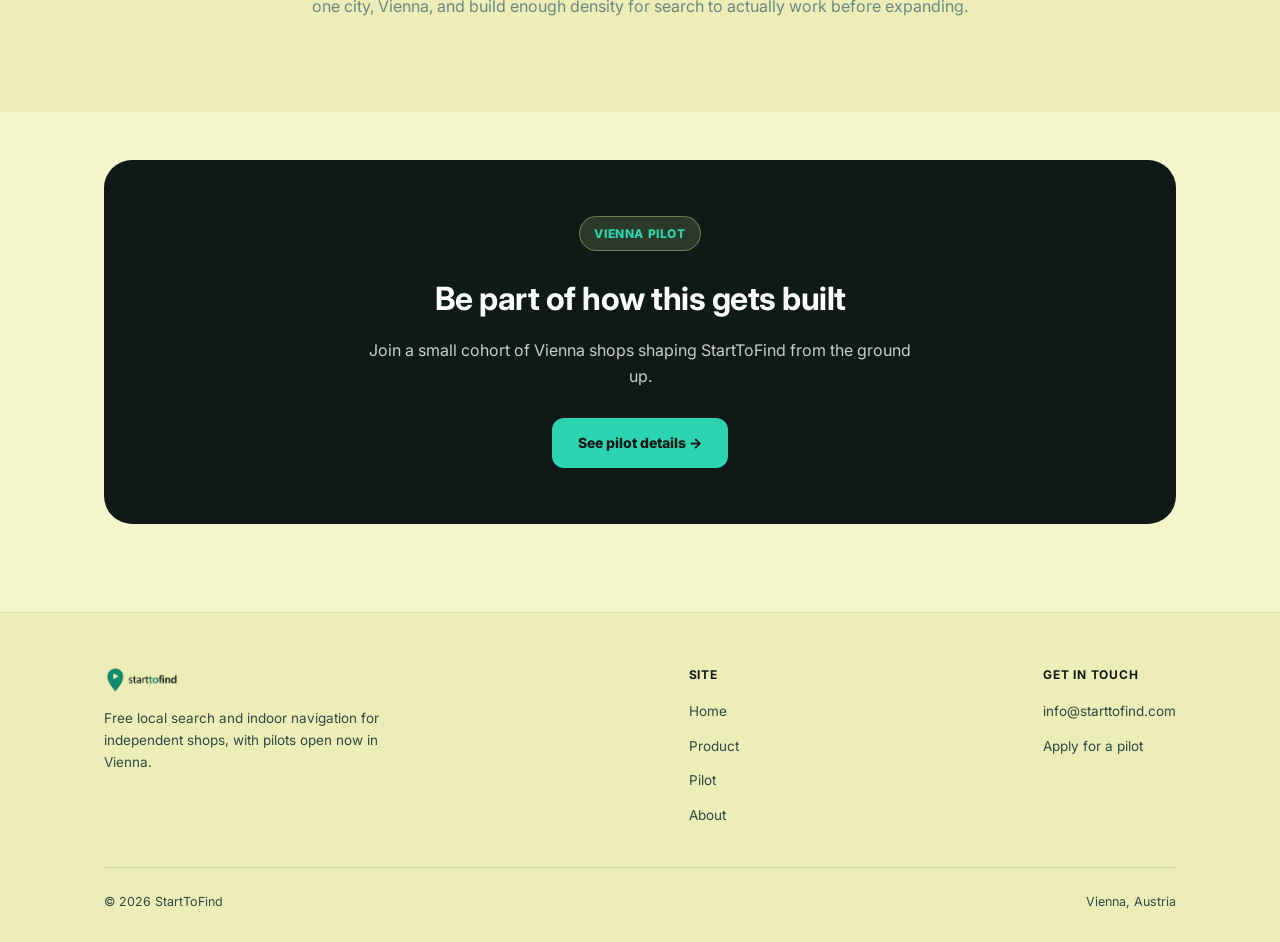
<file: about.html>
<!doctype html>
<html lang="en">
<head>
<meta charset="utf-8">
<meta name="viewport" content="width=device-width, initial-scale=1">
<title>About | StartToFind</title>
<meta name="description" content="Why StartToFind exists: to make every physical space searchable and navigable, so independent shops can compete with large platforms and brands.">
<meta name="robots" content="index, follow">
<link rel="canonical" href="https://starttofind.com/about.html">
<link rel="alternate" hreflang="en" href="https://starttofind.com/about.html">
<link rel="alternate" hreflang="de-AT" href="https://starttofind.com/about-de.html">
<link rel="alternate" hreflang="x-default" href="https://starttofind.com/about.html">
<meta property="og:type" content="website">
<meta property="og:site_name" content="StartToFind">
<meta property="og:title" content="About | StartToFind">
<meta property="og:description" content="Why StartToFind exists: to make every physical space searchable and navigable, so independent shops can compete with large platforms and brands.">
<meta property="og:url" content="https://starttofind.com/about.html">
<meta property="og:image" content="https://starttofind.com/img/poster-search-and-navigation.jpg">
<meta property="og:image:alt" content="StartToFind local search and indoor navigation">
<meta property="og:locale" content="en_US">
<meta name="twitter:card" content="summary_large_image">
<meta name="twitter:title" content="About | StartToFind">
<meta name="twitter:description" content="Why StartToFind exists: to make every physical space searchable and navigable, so independent shops can compete with large platforms and brands.">
<meta name="twitter:image" content="https://starttofind.com/img/poster-search-and-navigation.jpg">
<link rel="icon" href="img/starttofind-icon.png" type="image/png">
<link rel="stylesheet" href="css/style.css">
</head>
<body>

<nav class="nav">
  <div class="nav-inner">
    <a href="index.html" class="brand"><img src="img/starttofind-logo-warm.png" alt="starttofind" class="brand-logo"></a>
    <a href="https://app.starttofind.com" class="nav-app-compact" rel="noopener">Try the app</a>
    <button class="nav-toggle" aria-label="Menu">☰</button>
    <ul class="nav-links">
      <li><a href="index.html">Home</a></li>
      <li><a href="product.html">Product</a></li>
      <li><a href="pilot.html">Pilot</a></li>
      <li><a href="about.html">About</a></li>
      <li class="lang-switch"><a href="about.html" class="active">EN</a><a href="about-de.html">DE</a></li>
      <li><a href="https://app.starttofind.com" class="nav-cta nav-cta-app" rel="noopener">Try the app</a></li>
      <li><a href="pilot.html#apply" class="nav-cta">Apply for a pilot</a></li>
    </ul>
  </div>
</nav>

<header class="pagehero">
  <div class="container">
    <span class="badge">Why we exist</span>
    <h1>A trusted search and navigation layer for physical commerce.</h1>
    <p class="lead">StartToFind is not an indoor mapping vendor. It's a local commerce infrastructure platform, built so physical shops can be as searchable, comparable, and navigable as online stores.</p>
  </div>
</header>

<section>
  <div class="container">
    <div class="row">
      <div class="row-text">
        <p class="eyebrow">Mission</p>
        <h3>Make every physical space digitally accessible, searchable, comparable, and navigable.</h3>
        <p>It gives independent shops the tools to compete with large platforms and brands.</p>
      </div>
      <div class="row-text">
        <p class="eyebrow">Vision</p>
        <h3>Choice on merit, not just convenience</h3>
        <p>Customers shouldn't pick a shop just because it's more visible online. Every business should be able to offer a shopping experience customers can trust.</p>
      </div>
    </div>
  </div>
</section>

<section class="section-tight" style="background:var(--panel)">
  <div class="container">
    <p class="eyebrow center">The story</p>
    <h2 class="section-title center">Why this got built</h2>
    <p class="section-sub center" style="max-width:720px">
      It started with a simple problem: arriving somewhere new, a city, a campus, a building, and not being able to find what you're looking for. Not the big picture, the small stuff: which shop sells this, what floor is it on, is it even worth the walk.
    </p>
    <blockquote class="pullquote center">
      "If indoor navigation, local product search, and digital shop visibility are technically possible, why aren't they widespread?"
    </blockquote>
    <p class="section-sub center" style="max-width:720px">
      Turns out the answer isn't technology. Floor-plan parsing, pathfinding, product search, predictive modeling: all buildable today. What's missing is <em>adoption</em>. Existing solutions are too expensive, too fragmented, or built for enterprise procurement teams, not the bakery on the corner. StartToFind starts from the opposite side: free at the core, hands-on for the first pilots.
    </p>
    <p class="section-sub center" style="max-width:720px;margin-bottom:0">
      Right now it's being built solo, in public, one pilot conversation at a time. The rest of the team, developers, growth, accessibility advisors, a commercial lead, gets hired as the Vienna pilot proves the model works.
    </p>
  </div>
</section>

<section>
  <div class="container">
    <p class="eyebrow center">What makes this different</p>
    <h2 class="section-title center">Not an indoor mapping vendor</h2>
    <p class="section-sub center" style="max-width:720px">
      StartToFind is a scalable local commerce infrastructure platform. No single feature makes the difference. It's combining all of these into one system built for adoption, something no single competitor currently offers independent shops:
    </p>
    <div class="values-grid">
      <div class="value-chip">Free automated indoor mapping</div>
      <div class="value-chip">Local product search</div>
      <div class="value-chip">SME digital storefronts</div>
      <div class="value-chip">Personalized comparison</div>
      <div class="value-chip">In-shop navigation</div>
      <div class="value-chip">Accessibility guidance</div>
      <div class="value-chip">Hyper-local advertising</div>
      <div class="value-chip">Network effects</div>
    </div>
    <p class="section-sub center" style="max-width:720px;margin-top:36px;margin-bottom:0">
      Investing in StartToFind isn't investing in a mapping tool. It's investing in a new search layer for physical commerce: a platform where physical shops become as searchable, comparable, and navigable as online stores already are.
    </p>
  </div>
</section>

<section class="section-tight" style="background:var(--panel)">
  <div class="container">
    <p class="eyebrow center">The opportunity</p>
    <h2 class="section-title center">A growth market, still underserved at the SME level</h2>
    <p class="section-sub center" style="max-width:720px">
      Indoor positioning, indoor navigation, and location-based services are projected to keep growing strongly, driven by smart buildings, retail analytics, healthcare, and transport. At the same time, local commerce remains underdeveloped for SMEs: consumers increasingly start product searches online, but smaller businesses are rarely visible in those searches. The largest opportunity isn't selling indoor maps. It's becoming the trusted discovery and navigation layer that local commerce currently doesn't have.
    </p>
  </div>
</section>

<section>
  <div class="container">
    <p class="eyebrow center">Core values</p>
    <h2 class="section-title center">What we optimize for</h2>
    <div class="values-grid">
      <div class="value-chip">Accessibility</div>
      <div class="value-chip">Fair competition</div>
      <div class="value-chip">Transparency</div>
      <div class="value-chip">Efficiency</div>
      <div class="value-chip">Local empowerment</div>
      <div class="value-chip">User control</div>
      <div class="value-chip">Privacy</div>
      <div class="value-chip">Sustainability</div>
      <div class="value-chip">Trust</div>
      <div class="value-chip">Digital inclusion for SMEs</div>
    </div>
  </div>
</section>

<section class="section-tight" style="background:var(--panel)">
  <div class="container">
    <p class="eyebrow center">Strategy</p>
    <h2 class="section-title center">Density first, then network effects</h2>
    <p class="section-sub center" style="max-width:720px">
      The hard problem in this market isn't the technology, it's getting shops to adopt it. StartToFind removes the barriers: free onboarding, automated mapping to keep costs low, and a search engine that brings in real customer demand. We start with local SMEs and public institutions in one city, Vienna, and build enough density for search to actually work before expanding.
    </p>
  </div>
</section>

<section class="section-tight">
  <div class="container">
    <div class="cta-banner">
      <span class="badge" style="background:rgba(217,249,157,0.14)">Vienna Pilot</span>
      <h2>Be part of how this gets built</h2>
      <p>Join a small cohort of Vienna shops shaping StartToFind from the ground up.</p>
      <div class="btn-row" style="justify-content:center">
        <a href="pilot.html#apply" class="btn btn-lime">See pilot details →</a>
      </div>
    </div>
  </div>
</section>

<footer>
  <div class="container">
    <div class="footer-grid">
      <div style="max-width:280px">
        <div class="footer-brand"><img src="img/starttofind-logo-warm.png" alt="starttofind" style="height:30px;width:auto;display:block"></div>
        <p style="font-size:13.5px">Free local search and indoor navigation for independent shops, with pilots open now in Vienna.</p>
      </div>
      <div class="footer-col">
        <h4>Site</h4>
        <ul>
          <li><a href="index.html">Home</a></li>
          <li><a href="product.html">Product</a></li>
          <li><a href="pilot.html">Pilot</a></li>
          <li><a href="about.html">About</a></li>
        </ul>
      </div>
      <div class="footer-col">
        <h4>Get in touch</h4>
        <ul>
          <li><a href="mailto:info@starttofind.com">info@starttofind.com</a></li>
          <li><a href="pilot.html#apply">Apply for a pilot</a></li>
        </ul>
      </div>
    </div>
    <div class="footer-bottom">
      <span>© 2026 StartToFind</span>
      <span>Vienna, Austria</span>
    </div>
  </div>
</footer>

<script src="js/main.js"></script>
</body>
</html>
</file>
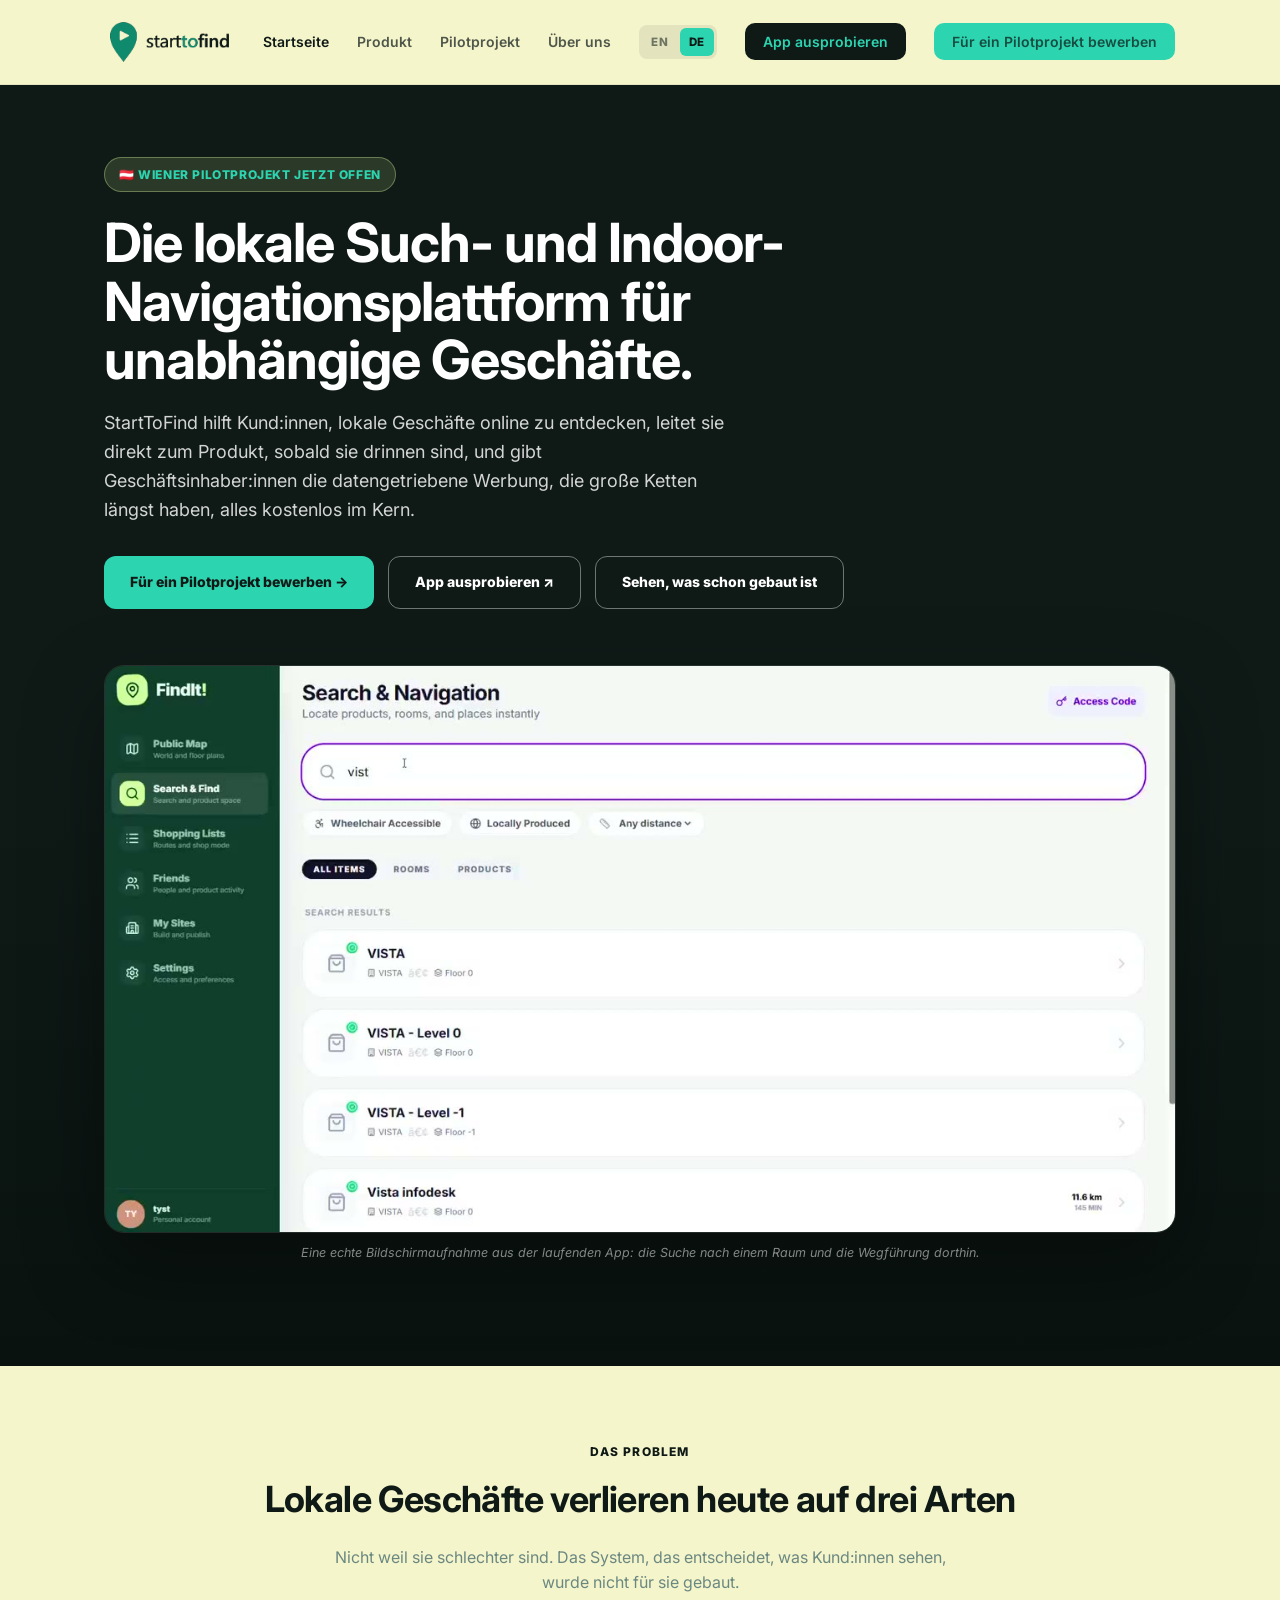
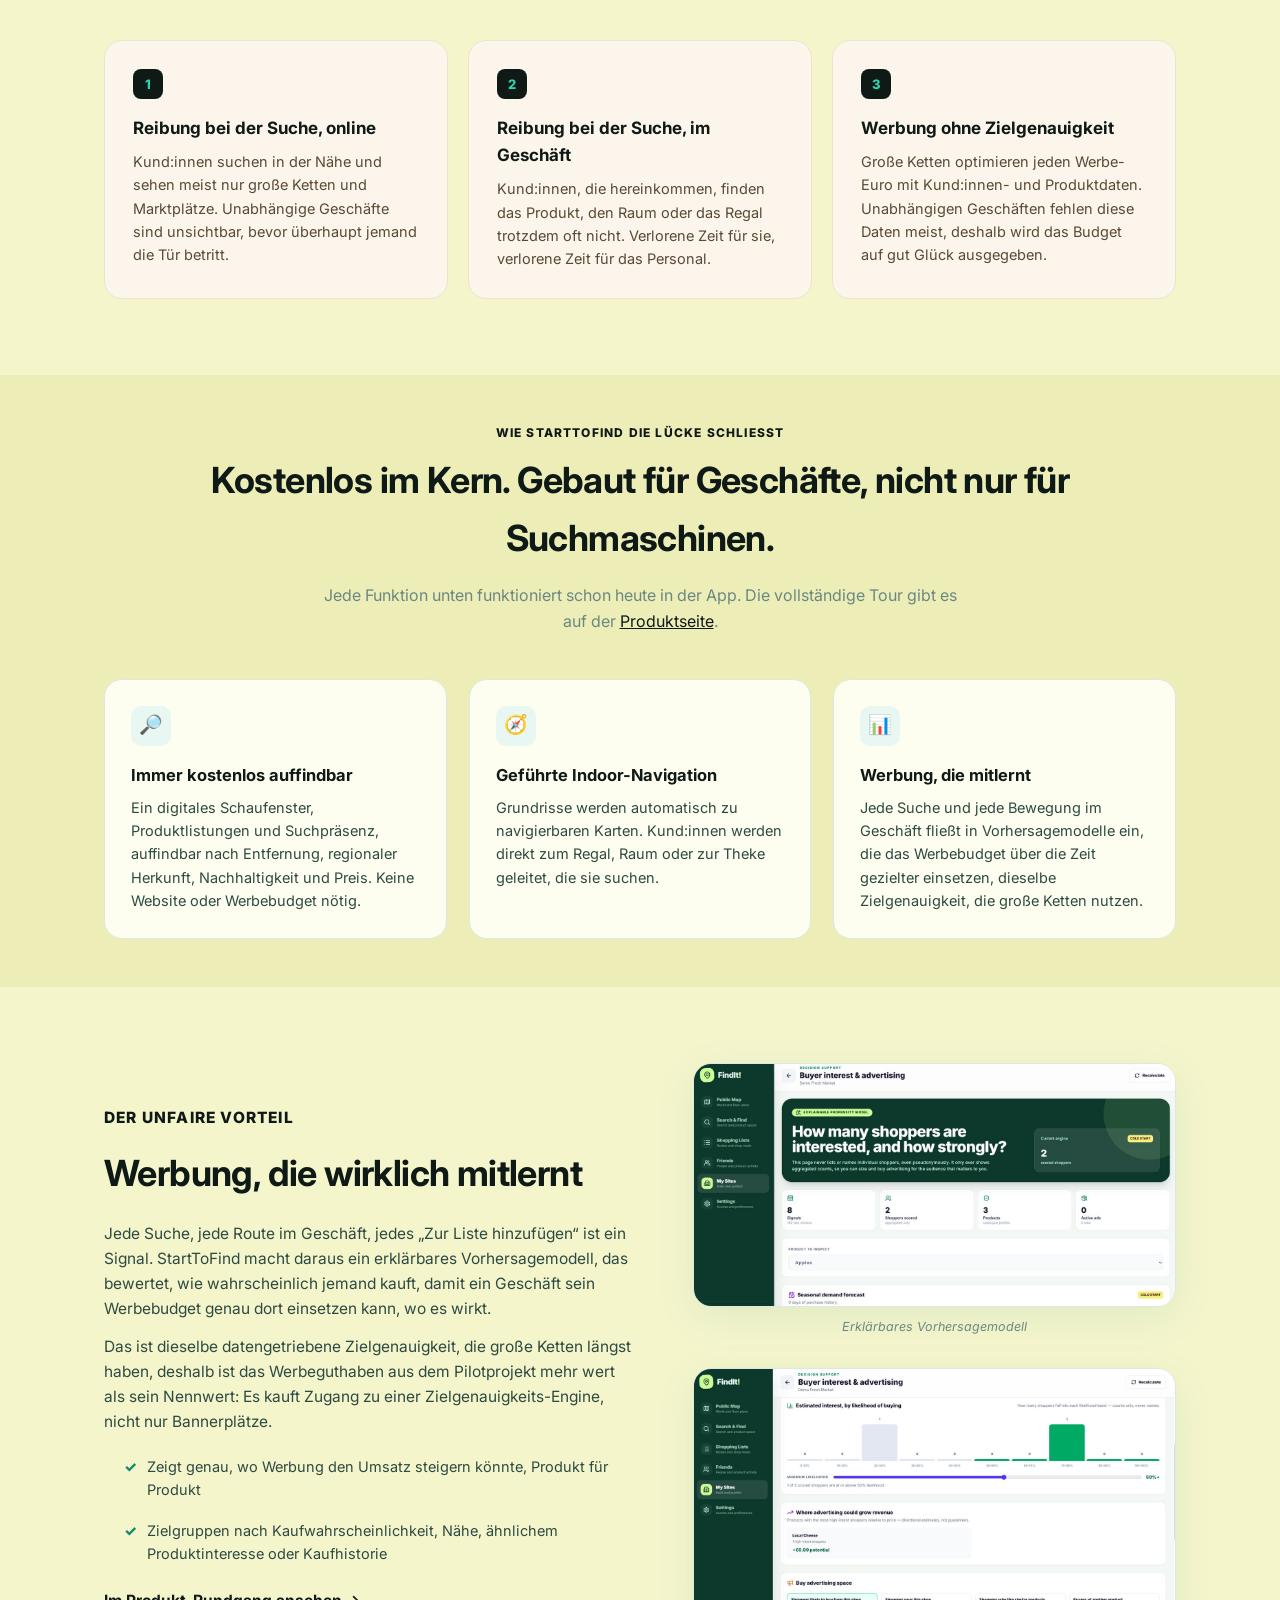
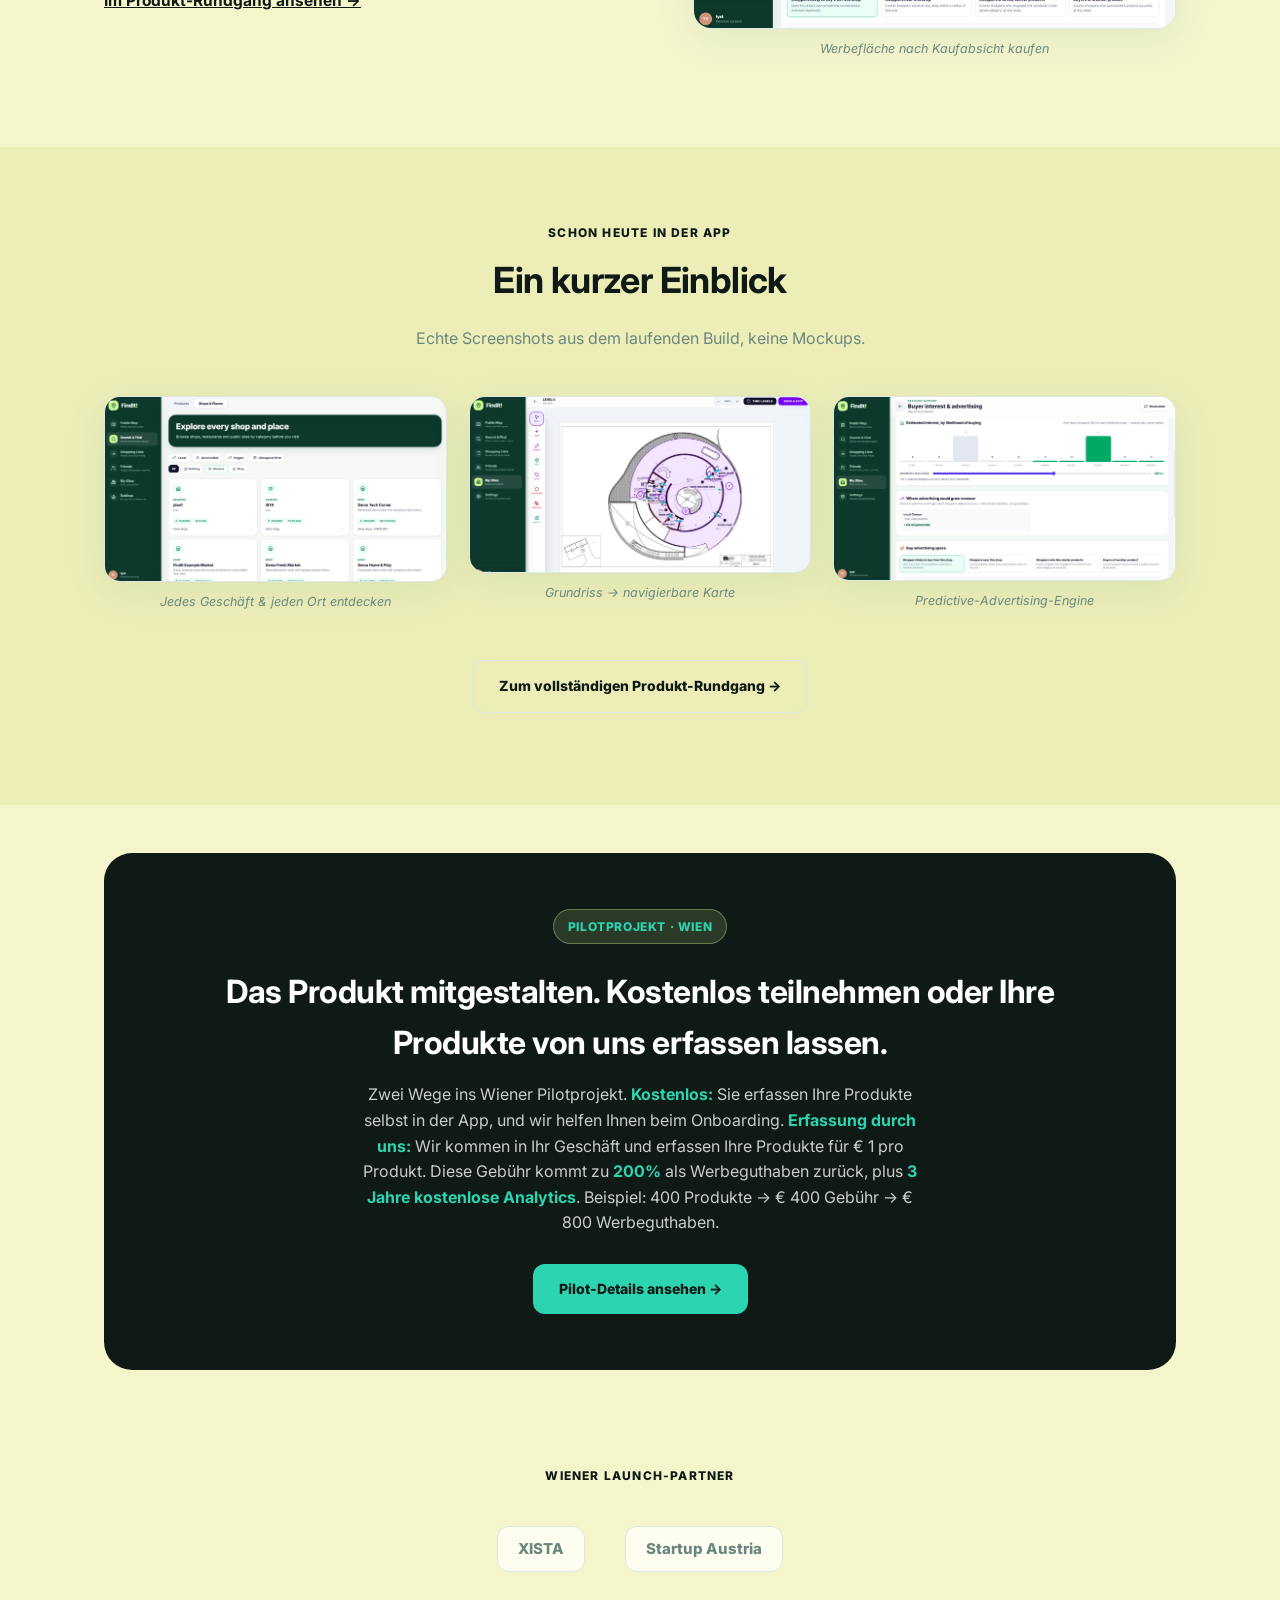
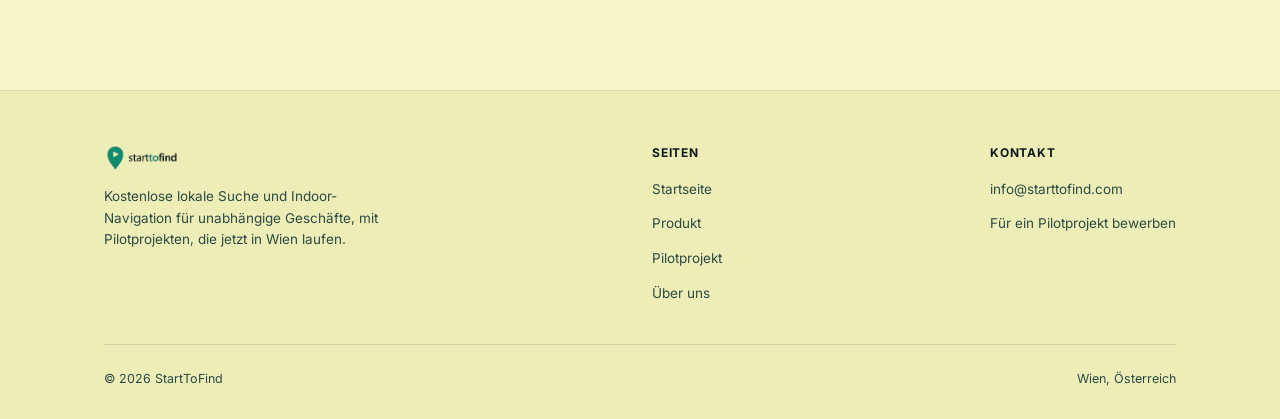
<file: index-de.html>
<!doctype html>
<html lang="de">
<head>
<meta charset="utf-8">
<meta name="viewport" content="width=device-width, initial-scale=1">
<title>StartToFind | Lokale Suche &amp; Indoor-Navigation für unabhängige Geschäfte</title>
<meta name="description" content="StartToFind ist eine kostenlose lokale Such- und Indoor-Navigationsplattform für unabhängige Geschäfte. Das Wiener Pilotprojekt ist jetzt offen: kostenlos, wenn Sie Ihre Produkte selbst erfassen, oder € 1 pro Produkt mit Erfassung durch uns, zurück als 200% Werbeguthaben plus 3 Jahre kostenlose Analytics.">
<meta name="robots" content="index, follow">
<link rel="canonical" href="https://starttofind.com/index-de.html">
<link rel="alternate" hreflang="en" href="https://starttofind.com/">
<link rel="alternate" hreflang="de-AT" href="https://starttofind.com/index-de.html">
<link rel="alternate" hreflang="x-default" href="https://starttofind.com/">
<meta property="og:type" content="website">
<meta property="og:site_name" content="StartToFind">
<meta property="og:title" content="StartToFind | Lokale Suche &amp; Indoor-Navigation für unabhängige Geschäfte">
<meta property="og:description" content="StartToFind hilft Kund:innen, lokale Geschäfte online zu entdecken und Produkte im Geschäft zu finden. Kostenlose lokale Suche und Indoor-Navigation, mit offenem Wiener Pilotprojekt.">
<meta property="og:url" content="https://starttofind.com/index-de.html">
<meta property="og:image" content="https://starttofind.com/img/poster-search-and-navigation.jpg">
<meta property="og:image:alt" content="Lokale Produktsuche und Indoor-Navigation mit StartToFind">
<meta property="og:locale" content="de_AT">
<meta name="twitter:card" content="summary_large_image">
<meta name="twitter:title" content="StartToFind | Lokale Suche &amp; Indoor-Navigation für unabhängige Geschäfte">
<meta name="twitter:description" content="Lokale Geschäfte online entdecken und Produkte im Geschäft finden. Kostenlose lokale Suche und Indoor-Navigation, mit offenem Wiener Pilotprojekt.">
<meta name="twitter:image" content="https://starttofind.com/img/poster-search-and-navigation.jpg">
<link rel="icon" href="img/starttofind-icon.png" type="image/png">
<link rel="stylesheet" href="css/style.css">
</head>
<body>

<nav class="nav">
  <div class="nav-inner">
    <a href="index-de.html" class="brand"><img src="img/starttofind-logo-warm.png" alt="starttofind" class="brand-logo"></a>
    <a href="https://app.starttofind.com" class="nav-app-compact" rel="noopener">App ausprobieren</a>
    <button class="nav-toggle" aria-label="Menü">☰</button>
    <ul class="nav-links">
      <li><a href="index-de.html">Startseite</a></li>
      <li><a href="product-de.html">Produkt</a></li>
      <li><a href="pilot-de.html">Pilotprojekt</a></li>
      <li><a href="about-de.html">Über uns</a></li>
      <li class="lang-switch"><a href="index.html">EN</a><a href="index-de.html" class="active">DE</a></li>
      <li><a href="https://app.starttofind.com" class="nav-cta nav-cta-app" rel="noopener">App ausprobieren</a></li>
      <li><a href="pilot-de.html#apply" class="nav-cta">Für ein Pilotprojekt bewerben</a></li>
    </ul>
  </div>
</nav>

<header class="hero">
  <div class="container">
    <span class="badge">🇦🇹 Wiener Pilotprojekt jetzt offen</span>
    <h1>Die lokale Such- und Indoor-Navigationsplattform für unabhängige Geschäfte.</h1>
    <p class="lead">StartToFind hilft Kund:innen, lokale Geschäfte online zu entdecken, leitet sie direkt zum Produkt, sobald sie drinnen sind, und gibt Geschäftsinhaber:innen die datengetriebene Werbung, die große Ketten längst haben, alles kostenlos im Kern.</p>
    <div class="btn-row">
      <a href="pilot-de.html#apply" class="btn btn-lime">Für ein Pilotprojekt bewerben →</a>
      <a href="https://app.starttofind.com" class="btn btn-ghost" rel="noopener">App ausprobieren ↗</a>
      <a href="product-de.html" class="btn btn-ghost">Sehen, was schon gebaut ist</a>
    </div>
    <div class="hero-media">
      <video autoplay loop muted playsinline poster="img/poster-search-and-navigation.jpg">
        <source src="video/search-and-navigation.mp4" type="video/mp4">
      </video>
    </div>
    <p class="caption" style="color:rgba(255,255,255,0.5)">Eine echte Bildschirmaufnahme aus der laufenden App: die Suche nach einem Raum und die Wegführung dorthin.</p>
  </div>
</header>

<section>
  <div class="container">
    <p class="eyebrow center">Das Problem</p>
    <h2 class="section-title center">Lokale Geschäfte verlieren heute auf drei Arten</h2>
    <p class="section-sub center">Nicht weil sie schlechter sind. Das System, das entscheidet, was Kund:innen sehen, wurde nicht für sie gebaut.</p>
    <div class="problem-grid">
      <div class="problem-card">
        <div class="num-badge">1</div>
        <h3>Reibung bei der Suche, online</h3>
        <p>Kund:innen suchen in der Nähe und sehen meist nur große Ketten und Marktplätze. Unabhängige Geschäfte sind unsichtbar, bevor überhaupt jemand die Tür betritt.</p>
      </div>
      <div class="problem-card">
        <div class="num-badge">2</div>
        <h3>Reibung bei der Suche, im Geschäft</h3>
        <p>Kund:innen, die hereinkommen, finden das Produkt, den Raum oder das Regal trotzdem oft nicht. Verlorene Zeit für sie, verlorene Zeit für das Personal.</p>
      </div>
      <div class="problem-card">
        <div class="num-badge">3</div>
        <h3>Werbung ohne Zielgenauigkeit</h3>
        <p>Große Ketten optimieren jeden Werbe-Euro mit Kund:innen- und Produktdaten. Unabhängigen Geschäften fehlen diese Daten meist, deshalb wird das Budget auf gut Glück ausgegeben.</p>
      </div>
    </div>
  </div>
</section>

<section class="section-tight" style="background:var(--panel)">
  <div class="container">
    <p class="eyebrow center">Wie StartToFind die Lücke schließt</p>
    <h2 class="section-title center">Kostenlos im Kern. Gebaut für Geschäfte, nicht nur für Suchmaschinen.</h2>
    <p class="section-sub center">Jede Funktion unten funktioniert schon heute in der App. Die vollständige Tour gibt es auf der <a href="product-de.html" style="color:var(--dark);text-decoration:underline">Produktseite</a>.</p>
    <div class="feature-grid">
      <div class="feature-card">
        <div class="icon-chip">🔎</div>
        <h3>Immer kostenlos auffindbar</h3>
        <p>Ein digitales Schaufenster, Produktlistungen und Suchpräsenz, auffindbar nach Entfernung, regionaler Herkunft, Nachhaltigkeit und Preis. Keine Website oder Werbebudget nötig.</p>
      </div>
      <div class="feature-card">
        <div class="icon-chip">🧭</div>
        <h3>Geführte Indoor-Navigation</h3>
        <p>Grundrisse werden automatisch zu navigierbaren Karten. Kund:innen werden direkt zum Regal, Raum oder zur Theke geleitet, die sie suchen.</p>
      </div>
      <div class="feature-card">
        <div class="icon-chip">📊</div>
        <h3>Werbung, die mitlernt</h3>
        <p>Jede Suche und jede Bewegung im Geschäft fließt in Vorhersagemodelle ein, die das Werbebudget über die Zeit gezielter einsetzen, dieselbe Zielgenauigkeit, die große Ketten nutzen.</p>
      </div>
    </div>
  </div>
</section>

<section>
  <div class="container">
    <div class="row">
      <div class="row-text">
        <p class="eyebrow">Der unfaire Vorteil</p>
        <h2 class="section-title" style="margin-bottom:20px">Werbung, die wirklich mitlernt</h2>
        <p>Jede Suche, jede Route im Geschäft, jedes „Zur Liste hinzufügen“ ist ein Signal. StartToFind macht daraus ein erklärbares Vorhersagemodell, das bewertet, wie wahrscheinlich jemand kauft, damit ein Geschäft sein Werbebudget genau dort einsetzen kann, wo es wirkt.</p>
        <p>Das ist dieselbe datengetriebene Zielgenauigkeit, die große Ketten längst haben, deshalb ist das Werbeguthaben aus dem Pilotprojekt mehr wert als sein Nennwert: Es kauft Zugang zu einer Zielgenauigkeits-Engine, nicht nur Bannerplätze.</p>
        <ul class="checklist">
          <li>Zeigt genau, wo Werbung den Umsatz steigern könnte, Produkt für Produkt</li>
          <li>Zielgruppen nach Kaufwahrscheinlichkeit, Nähe, ähnlichem Produktinteresse oder Kaufhistorie</li>
        </ul>
        <p style="margin-top:18px"><a href="product-de.html" style="color:var(--dark);font-weight:700;text-decoration:underline">Im Produkt-Rundgang ansehen →</a></p>
      </div>
      <div class="row-media">
        <div class="plan-pipeline">
          <div>
            <img src="img/shot-buyer-interest.jpg" alt="StartToFind erklärbares Vorhersagemodell zur Bewertung der Kaufwahrscheinlichkeit">
            <p class="caption">Erklärbares Vorhersagemodell</p>
          </div>
          <div>
            <img src="img/shot-buyer-interest-2.jpg" alt="StartToFind Werbe-Targeting nach Kaufabsicht, Nähe und Kaufhistorie">
            <p class="caption">Werbefläche nach Kaufabsicht kaufen</p>
          </div>
        </div>
      </div>
    </div>
  </div>
</section>

<section style="background:var(--panel)">
  <div class="container">
    <p class="eyebrow center">Schon heute in der App</p>
    <h2 class="section-title center">Ein kurzer Einblick</h2>
    <p class="section-sub center">Echte Screenshots aus dem laufenden Build, keine Mockups.</p>
    <div class="feature-grid">
      <div>
        <img src="img/shot-shops-grid.jpg" alt="StartToFind Übersicht über Geschäfte und Orte mit Gebäude-, Campus- und Shop-Karten" style="border-radius:16px;border:1px solid var(--border);box-shadow:var(--shadow)">
        <p class="caption">Jedes Geschäft &amp; jeden Ort entdecken</p>
      </div>
      <div>
        <img src="img/shot-floor-editor.jpg" alt="StartToFind Grundriss-Editor mit Räumen, Gängen und Türen auf einem echten Gebäudeplan" style="border-radius:16px;border:1px solid var(--border);box-shadow:var(--shadow)">
        <p class="caption">Grundriss → navigierbare Karte</p>
      </div>
      <div>
        <img src="img/shot-buyer-interest-2.jpg" alt="StartToFind Buyer-Interest-&amp;-Advertising-Dashboard mit Vorhersagemodell und Werbe-Targeting" style="border-radius:16px;border:1px solid var(--border);box-shadow:var(--shadow)">
        <p class="caption">Predictive-Advertising-Engine</p>
      </div>
    </div>
    <p class="center" style="margin-top:36px">
      <a href="product-de.html" class="btn btn-outline">Zum vollständigen Produkt-Rundgang →</a>
    </p>
  </div>
</section>

<section class="section-tight">
  <div class="container">
    <div class="cta-banner">
      <span class="badge" style="background:rgba(217,249,157,0.14)">Pilotprojekt · Wien</span>
      <h2>Das Produkt mitgestalten. Kostenlos teilnehmen oder Ihre Produkte von uns erfassen lassen.</h2>
      <p>Zwei Wege ins Wiener Pilotprojekt. <strong style="color:var(--lime)">Kostenlos:</strong> Sie erfassen Ihre Produkte selbst in der App, und wir helfen Ihnen beim Onboarding. <strong style="color:var(--lime)">Erfassung durch uns:</strong> Wir kommen in Ihr Geschäft und erfassen Ihre Produkte für € 1 pro Produkt. Diese Gebühr kommt zu <strong style="color:var(--lime)">200%</strong> als Werbeguthaben zurück, plus <strong style="color:var(--lime)">3 Jahre kostenlose Analytics</strong>. Beispiel: 400 Produkte → € 400 Gebühr → € 800 Werbeguthaben.</p>
      <div class="btn-row" style="justify-content:center">
        <a href="pilot-de.html#apply" class="btn btn-lime">Pilot-Details ansehen →</a>
      </div>
    </div>
  </div>
</section>

<section class="section-tight">
  <div class="container">
    <p class="eyebrow center">Wiener Launch-Partner</p>
    <div class="partners-strip">
      <span class="partner-badge">XISTA</span>
      <span class="partner-badge">Startup Austria</span>
    </div>
  </div>
</section>

<footer>
  <div class="container">
    <div class="footer-grid">
      <div style="max-width:280px">
        <div class="footer-brand"><img src="img/starttofind-logo-warm.png" alt="starttofind" style="height:30px;width:auto;display:block"></div>
        <p style="font-size:13.5px">Kostenlose lokale Suche und Indoor-Navigation für unabhängige Geschäfte, mit Pilotprojekten, die jetzt in Wien laufen.</p>
      </div>
      <div class="footer-col">
        <h4>Seiten</h4>
        <ul>
          <li><a href="index-de.html">Startseite</a></li>
          <li><a href="product-de.html">Produkt</a></li>
          <li><a href="pilot-de.html">Pilotprojekt</a></li>
          <li><a href="about-de.html">Über uns</a></li>
        </ul>
      </div>
      <div class="footer-col">
        <h4>Kontakt</h4>
        <ul>
          <li><a href="mailto:info@starttofind.com">info@starttofind.com</a></li>
          <li><a href="pilot-de.html#apply">Für ein Pilotprojekt bewerben</a></li>
        </ul>
      </div>
    </div>
    <div class="footer-bottom">
      <span>© 2026 StartToFind</span>
      <span>Wien, Österreich</span>
    </div>
  </div>
</footer>

<script src="js/main.js"></script>
</body>
</html>
</file>
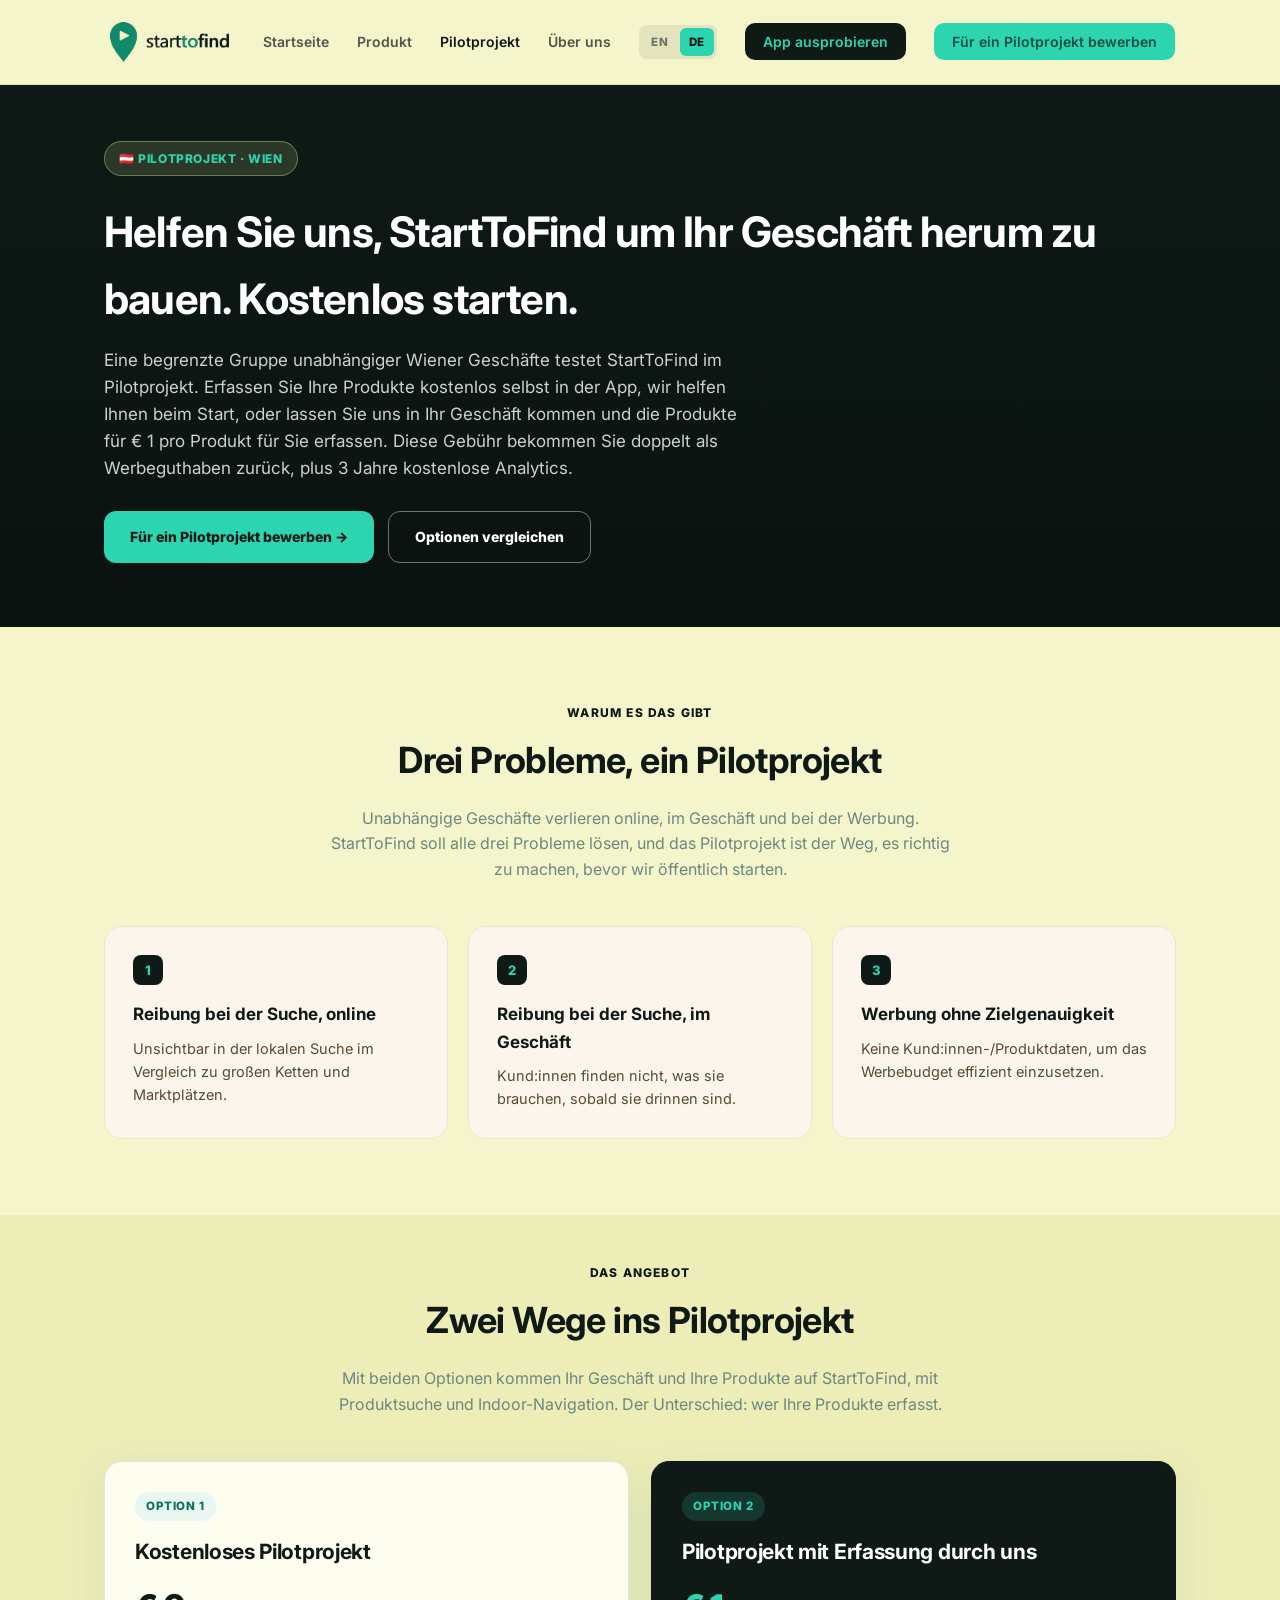
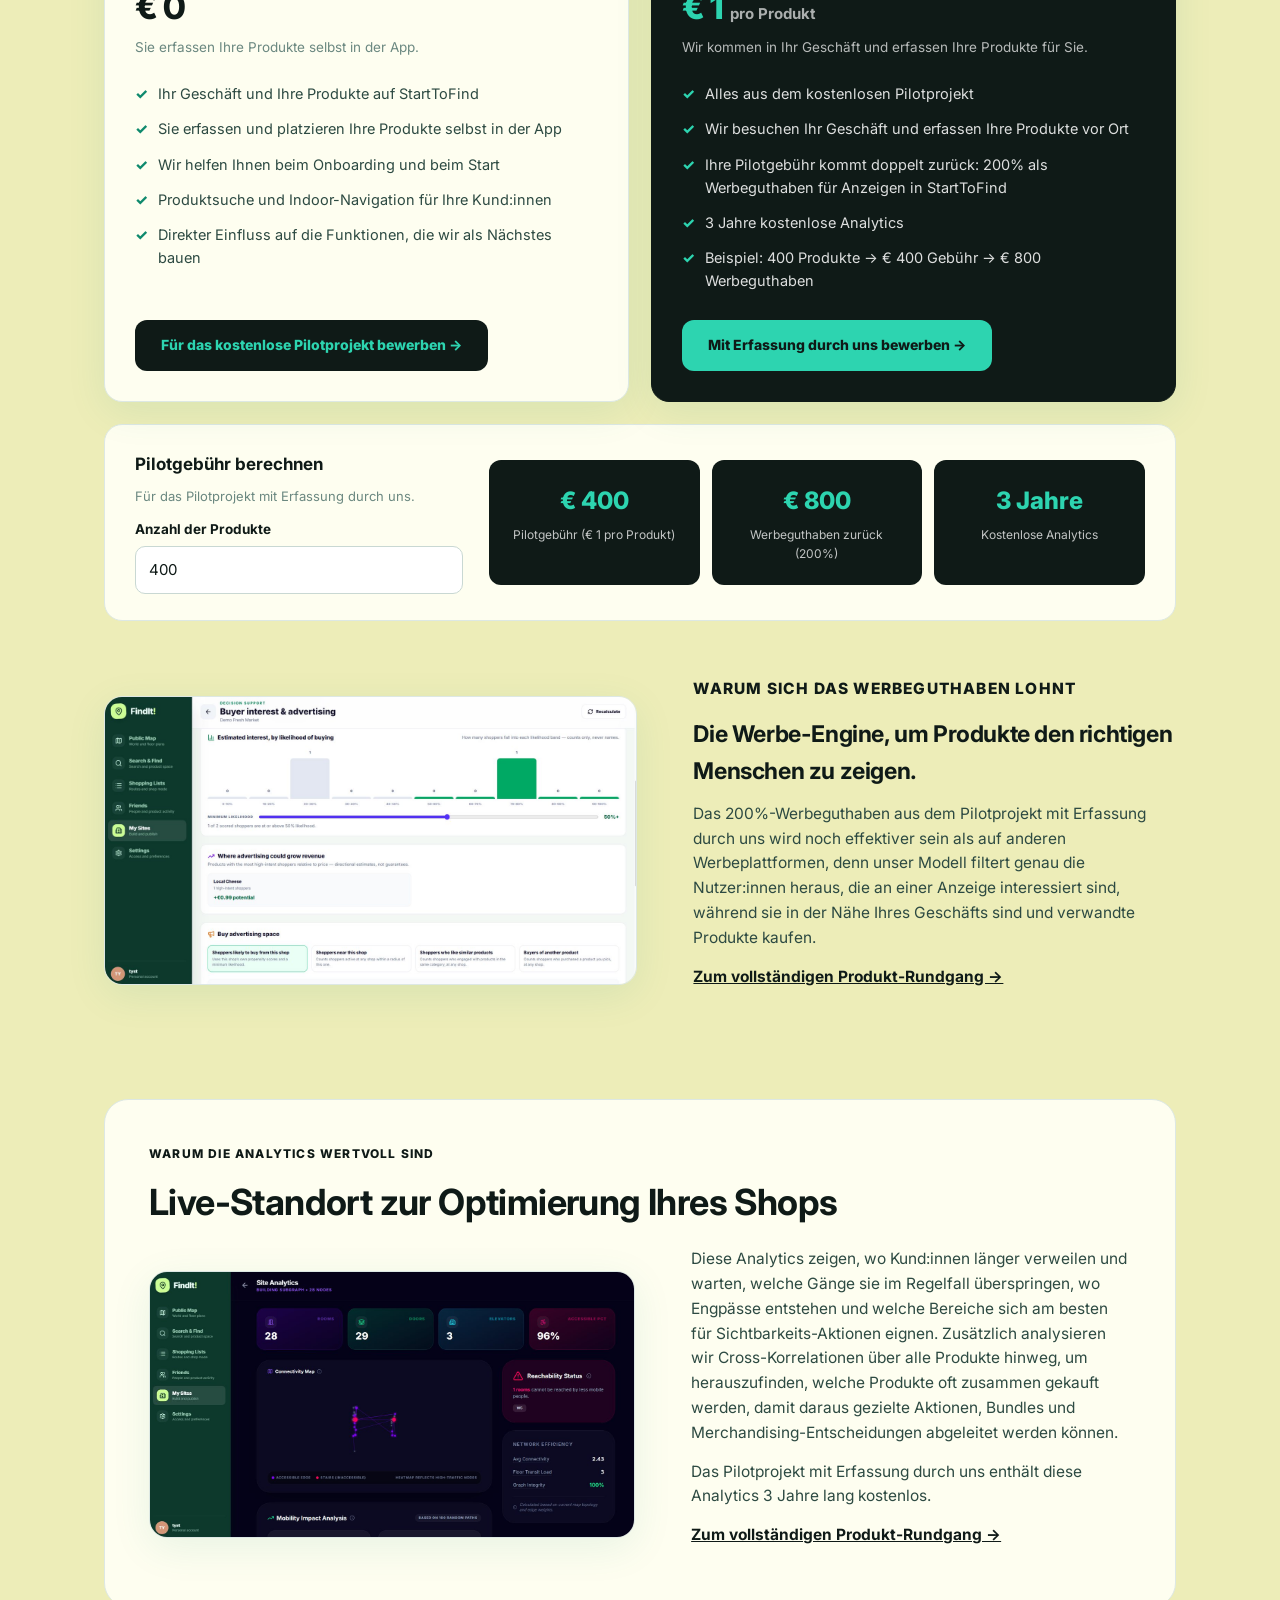
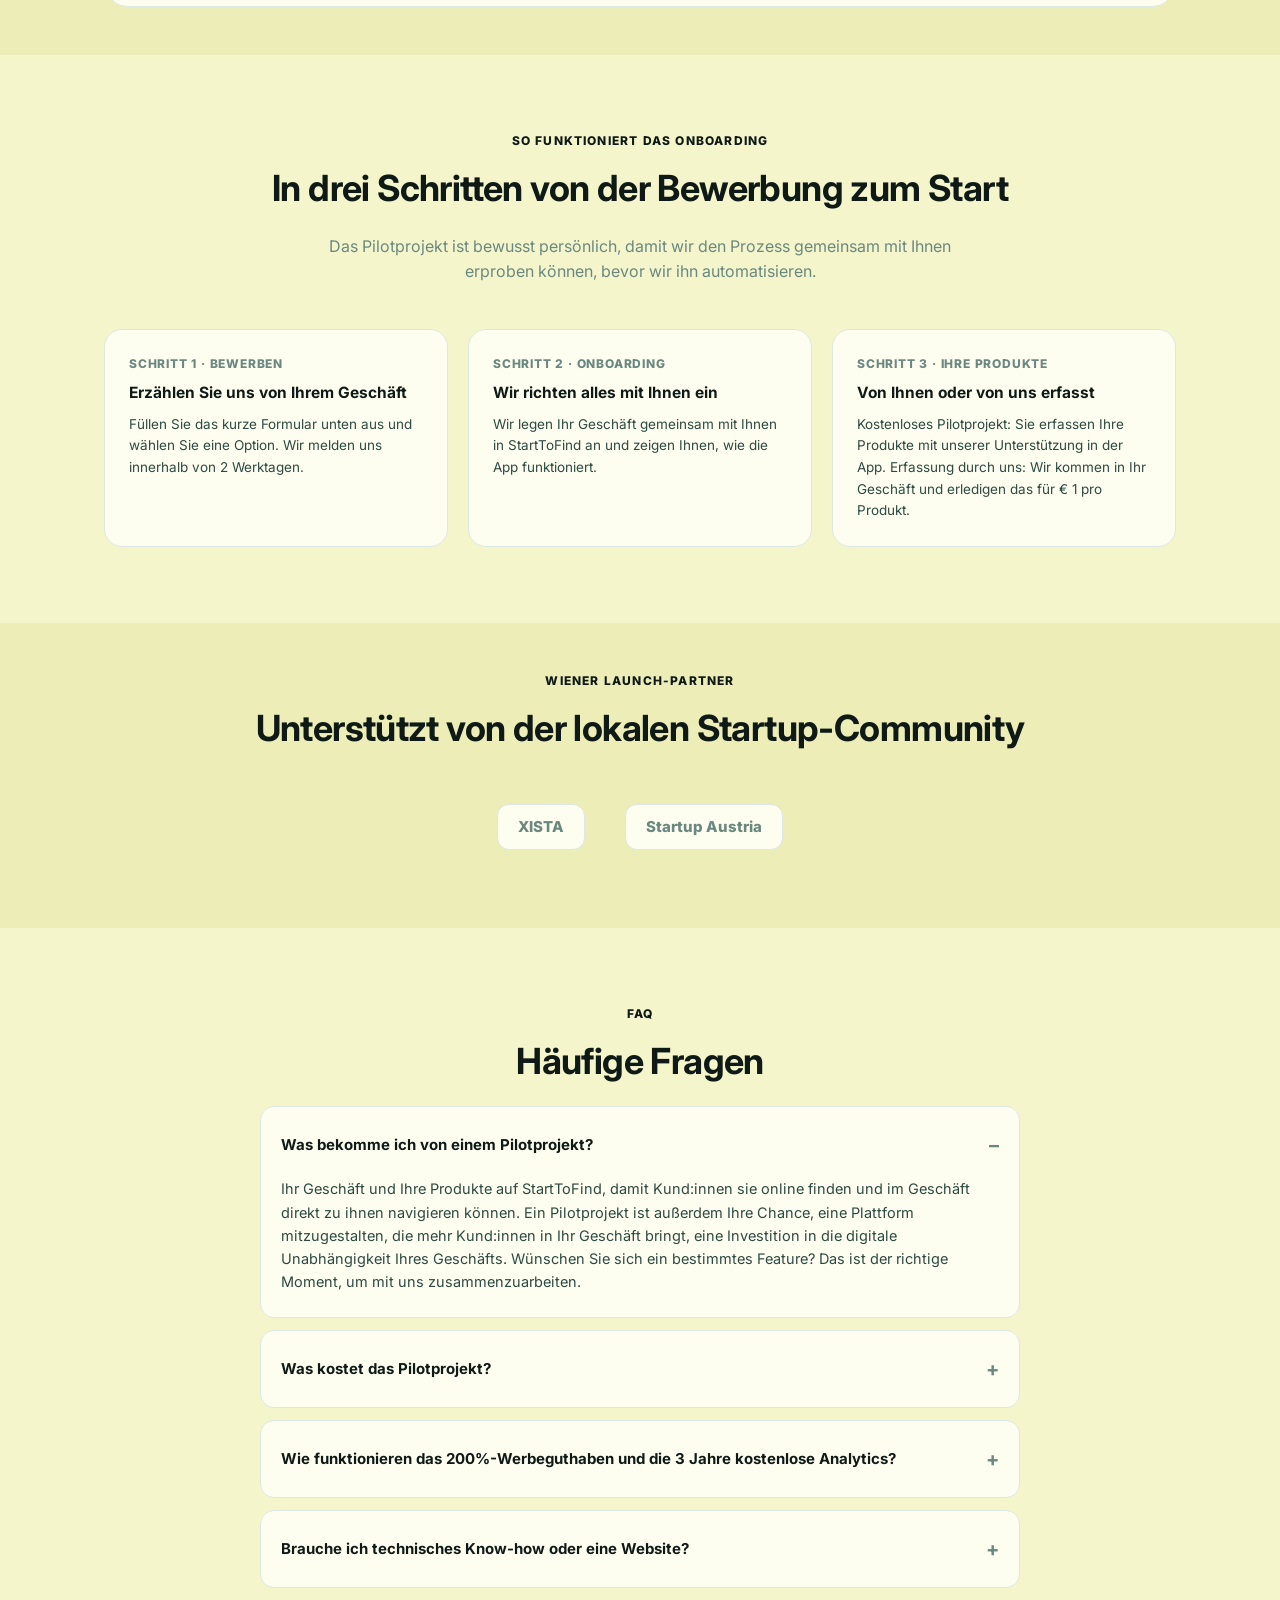
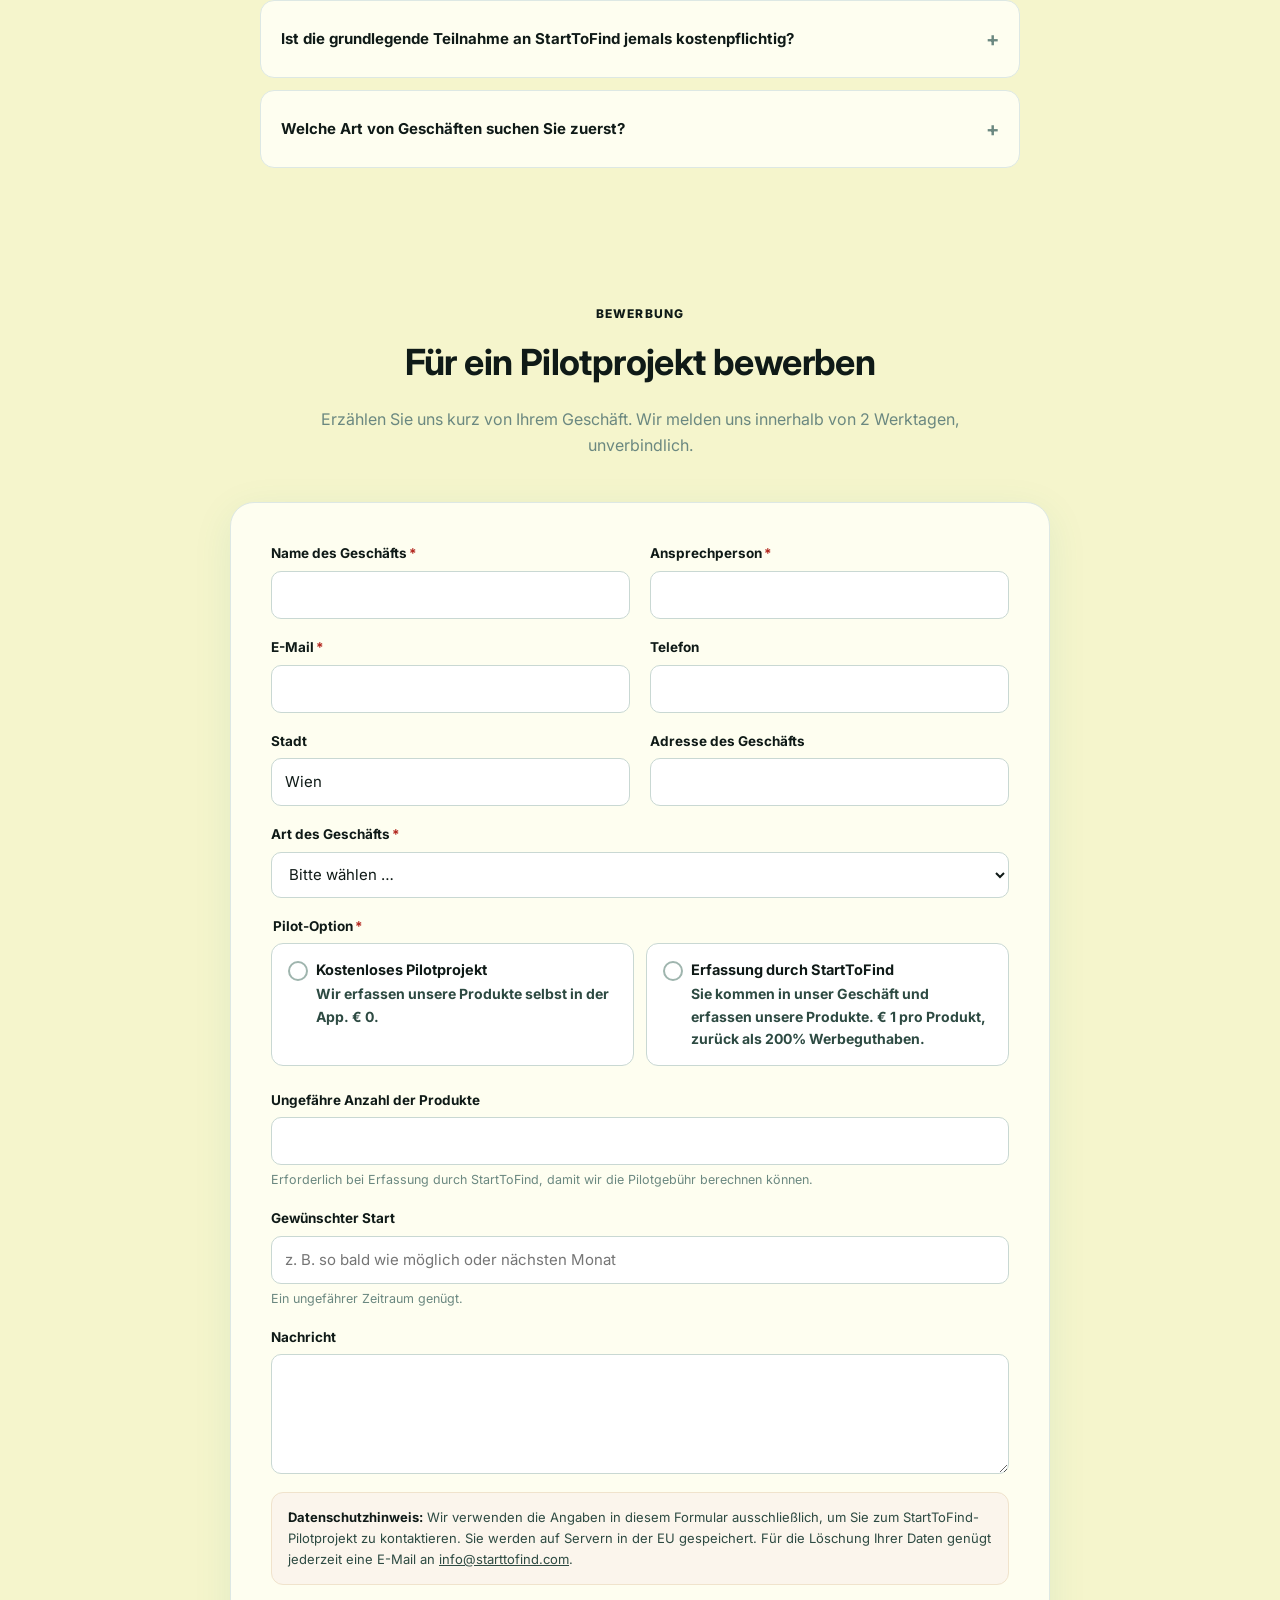
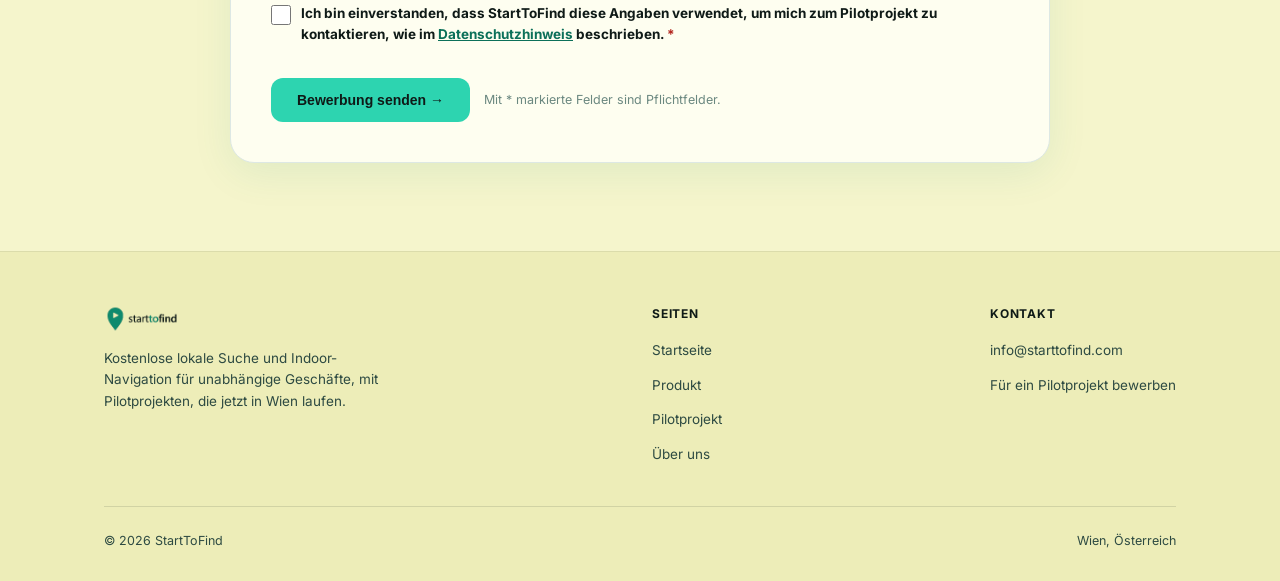
<file: pilot-de.html>
<!doctype html>
<html lang="de">
<head>
<meta charset="utf-8">
<meta name="viewport" content="width=device-width, initial-scale=1">
<title>Pilotprojekt für Wiener Geschäfte | StartToFind</title>
<meta name="description" content="Für ein StartToFind-Pilotprojekt in Wien bewerben: kostenlos, wenn Sie Ihre Produkte selbst erfassen, oder € 1 pro Produkt, wenn wir sie für Sie erfassen – doppelt zurück als Werbeguthaben plus 3 Jahre kostenlose Analytics.">
<meta name="robots" content="index, follow">
<meta name="api-url" content="https://api.starttofind.com">
<link rel="canonical" href="https://starttofind.com/pilot-de.html">
<link rel="alternate" hreflang="en" href="https://starttofind.com/pilot.html">
<link rel="alternate" hreflang="de-AT" href="https://starttofind.com/pilot-de.html">
<link rel="alternate" hreflang="x-default" href="https://starttofind.com/pilot.html">
<meta property="og:type" content="website">
<meta property="og:site_name" content="StartToFind">
<meta property="og:title" content="Pilotprojekt für Wiener Geschäfte | StartToFind">
<meta property="og:description" content="Zwei Wege ins StartToFind-Pilotprojekt für unabhängige Wiener Geschäfte: Produkte kostenlos selbst erfassen oder von uns erfassen lassen für € 1 pro Produkt, zurück als 200% Werbeguthaben plus 3 Jahre kostenlose Analytics.">
<meta property="og:url" content="https://starttofind.com/pilot-de.html">
<meta property="og:image" content="https://starttofind.com/img/poster-search-and-navigation.jpg">
<meta property="og:image:alt" content="Lokale Produktsuche und Indoor-Navigation mit StartToFind">
<meta property="og:locale" content="de_AT">
<meta name="twitter:card" content="summary_large_image">
<meta name="twitter:title" content="Pilotprojekt für Wiener Geschäfte | StartToFind">
<meta name="twitter:description" content="Zwei Wege ins StartToFind-Pilotprojekt für unabhängige Wiener Geschäfte: Produkte kostenlos selbst erfassen oder von uns erfassen lassen für € 1 pro Produkt, zurück als 200% Werbeguthaben plus 3 Jahre kostenlose Analytics.">
<meta name="twitter:image" content="https://starttofind.com/img/poster-search-and-navigation.jpg">
<link rel="icon" href="img/starttofind-icon.png" type="image/png">
<link rel="stylesheet" href="css/style.css">
</head>
<body>

<nav class="nav">
  <div class="nav-inner">
    <a href="index-de.html" class="brand"><img src="img/starttofind-logo-warm.png" alt="starttofind" class="brand-logo"></a>
    <a href="https://app.starttofind.com" class="nav-app-compact" rel="noopener">App ausprobieren</a>
    <button class="nav-toggle" aria-label="Menü">☰</button>
    <ul class="nav-links">
      <li><a href="index-de.html">Startseite</a></li>
      <li><a href="product-de.html">Produkt</a></li>
      <li><a href="pilot-de.html">Pilotprojekt</a></li>
      <li><a href="about-de.html">Über uns</a></li>
      <li class="lang-switch"><a href="pilot.html">EN</a><a href="pilot-de.html" class="active">DE</a></li>
      <li><a href="https://app.starttofind.com" class="nav-cta nav-cta-app" rel="noopener">App ausprobieren</a></li>
      <li><a href="pilot-de.html#apply" class="nav-cta">Für ein Pilotprojekt bewerben</a></li>
    </ul>
  </div>
</nav>

<header class="pagehero">
  <div class="container">
    <span class="badge">🇦🇹 Pilotprojekt · Wien</span>
    <h1>Helfen Sie uns, StartToFind um Ihr Geschäft herum zu bauen. Kostenlos starten.</h1>
    <p class="lead">Eine begrenzte Gruppe unabhängiger Wiener Geschäfte testet StartToFind im Pilotprojekt. Erfassen Sie Ihre Produkte kostenlos selbst in der App, wir helfen Ihnen beim Start, oder lassen Sie uns in Ihr Geschäft kommen und die Produkte für € 1 pro Produkt für Sie erfassen. Diese Gebühr bekommen Sie doppelt als Werbeguthaben zurück, plus 3 Jahre kostenlose Analytics.</p>
    <div class="btn-row" style="margin-top:28px">
      <a href="#apply" class="btn btn-lime">Für ein Pilotprojekt bewerben →</a>
      <a href="#options" class="btn btn-ghost">Optionen vergleichen</a>
    </div>
  </div>
</header>

<section>
  <div class="container">
    <p class="eyebrow center">Warum es das gibt</p>
    <h2 class="section-title center">Drei Probleme, ein Pilotprojekt</h2>
    <p class="section-sub center">Unabhängige Geschäfte verlieren online, im Geschäft und bei der Werbung. StartToFind soll alle drei Probleme lösen, und das Pilotprojekt ist der Weg, es richtig zu machen, bevor wir öffentlich starten.</p>
    <div class="problem-grid">
      <div class="problem-card">
        <div class="num-badge">1</div>
        <h3>Reibung bei der Suche, online</h3>
        <p>Unsichtbar in der lokalen Suche im Vergleich zu großen Ketten und Marktplätzen.</p>
      </div>
      <div class="problem-card">
        <div class="num-badge">2</div>
        <h3>Reibung bei der Suche, im Geschäft</h3>
        <p>Kund:innen finden nicht, was sie brauchen, sobald sie drinnen sind.</p>
      </div>
      <div class="problem-card">
        <div class="num-badge">3</div>
        <h3>Werbung ohne Zielgenauigkeit</h3>
        <p>Keine Kund:innen-/Produktdaten, um das Werbebudget effizient einzusetzen.</p>
      </div>
    </div>
  </div>
</section>

<section id="options" class="section-tight" style="background:var(--panel)">
  <div class="container">
    <p class="eyebrow center">Das Angebot</p>
    <h2 class="section-title center">Zwei Wege ins Pilotprojekt</h2>
    <p class="section-sub center">Mit beiden Optionen kommen Ihr Geschäft und Ihre Produkte auf StartToFind, mit Produktsuche und Indoor-Navigation. Der Unterschied: wer Ihre Produkte erfasst.</p>
    <div class="option-grid">
      <div class="option-card">
        <span class="option-tag">Option 1</span>
        <h3>Kostenloses Pilotprojekt</h3>
        <div class="price">€ 0</div>
        <p class="price-note">Sie erfassen Ihre Produkte selbst in der App.</p>
        <ul class="checklist">
          <li>Ihr Geschäft und Ihre Produkte auf StartToFind</li>
          <li>Sie erfassen und platzieren Ihre Produkte selbst in der App</li>
          <li>Wir helfen Ihnen beim Onboarding und beim Start</li>
          <li>Produktsuche und Indoor-Navigation für Ihre Kund:innen</li>
          <li>Direkter Einfluss auf die Funktionen, die wir als Nächstes bauen</li>
        </ul>
        <a href="#apply" class="btn btn-primary" data-pilot-option="self_encoding">Für das kostenlose Pilotprojekt bewerben →</a>
      </div>
      <div class="option-card featured">
        <span class="option-tag">Option 2</span>
        <h3>Pilotprojekt mit Erfassung durch uns</h3>
        <div class="price">€ 1 <small>pro Produkt</small></div>
        <p class="price-note">Wir kommen in Ihr Geschäft und erfassen Ihre Produkte für Sie.</p>
        <ul class="checklist">
          <li>Alles aus dem kostenlosen Pilotprojekt</li>
          <li>Wir besuchen Ihr Geschäft und erfassen Ihre Produkte vor Ort</li>
          <li>Ihre Pilotgebühr kommt doppelt zurück: 200% als Werbeguthaben für Anzeigen in StartToFind</li>
          <li>3 Jahre kostenlose Analytics</li>
          <li>Beispiel: 400 Produkte → € 400 Gebühr → € 800 Werbeguthaben</li>
        </ul>
        <a href="#apply" class="btn btn-lime" data-pilot-option="encoding_by_us">Mit Erfassung durch uns bewerben →</a>
      </div>
    </div>

    <div class="calc" role="group" aria-labelledby="calc-title">
      <div>
        <h3 id="calc-title">Pilotgebühr berechnen</h3>
        <p class="calc-example">Für das Pilotprojekt mit Erfassung durch uns.</p>
        <label for="calc-products">Anzahl der Produkte</label>
        <input id="calc-products" type="number" inputmode="numeric" min="0" max="1000000" step="1" value="400">
      </div>
      <div class="calc-results" aria-live="polite">
        <div class="stat-tile">
          <div class="num" id="calc-fee">€ 400</div>
          <div class="lbl">Pilotgebühr (€ 1 pro Produkt)</div>
        </div>
        <div class="stat-tile">
          <div class="num" id="calc-credit">€ 800</div>
          <div class="lbl">Werbeguthaben zurück (200%)</div>
        </div>
        <div class="stat-tile">
          <div class="num" id="calc-years">3 Jahre</div>
          <div class="lbl">Kostenlose Analytics</div>
        </div>
      </div>
    </div>

    <div class="row" style="margin-top:56px">
      <div class="row-media">
        <img src="img/shot-buyer-interest-2.jpg" alt="StartToFind Werbe-Targeting-Optionen: kaufwahrscheinliche Kund:innen, Nähe zum Geschäft, ähnliche Produkte oder Käufer:innen eines anderen Produkts">
      </div>
      <div class="row-text">
        <p class="eyebrow">Warum sich das Werbeguthaben lohnt</p>
        <h3>Die Werbe-Engine, um Produkte den richtigen Menschen zu zeigen.</h3>
        <p>Das 200%-Werbeguthaben aus dem Pilotprojekt mit Erfassung durch uns wird noch effektiver sein als auf anderen Werbeplattformen, denn unser Modell filtert genau die Nutzer:innen heraus, die an einer Anzeige interessiert sind, während sie in der Nähe Ihres Geschäfts sind und verwandte Produkte kaufen.</p>
        <p><a href="product-de.html" style="color:var(--dark);font-weight:700;text-decoration:underline">Zum vollständigen Produkt-Rundgang →</a></p>
      </div>
    </div>
  </div>
</section>

<section class="section-tight" style="background:var(--panel)">
  <div class="container">
    <div class="panel" style="background:var(--card);border:1px solid var(--border)">
      <p class="eyebrow">Warum die Analytics wertvoll sind</p>
      <h2 class="section-title">Live-Standort zur Optimierung Ihres Shops</h2>
      <div class="row" style="margin-top:8px; align-items:center">
        <div class="row-media">
          <img src="img/shot-site-analytics.jpg" alt="StartToFind Site-Analytics-Dashboard mit Konnektivitätskarte, Erreichbarkeitsstatus und Mobilitäts-Insights für einen Geschäftsraum" style="border-radius:18px; border:1px solid var(--border); box-shadow:var(--shadow)">
        </div>
        <div class="row-text">
          <p>Diese Analytics zeigen, wo Kund:innen länger verweilen und warten, welche Gänge sie im Regelfall überspringen, wo Engpässe entstehen und welche Bereiche sich am besten für Sichtbarkeits-Aktionen eignen. Zusätzlich analysieren wir Cross-Korrelationen über alle Produkte hinweg, um herauszufinden, welche Produkte oft zusammen gekauft werden, damit daraus gezielte Aktionen, Bundles und Merchandising-Entscheidungen abgeleitet werden können.</p>
          <p>Das Pilotprojekt mit Erfassung durch uns enthält diese Analytics 3 Jahre lang kostenlos.</p>
          <p><a href="product-de.html" style="color:var(--dark);font-weight:700;text-decoration:underline">Zum vollständigen Produkt-Rundgang →</a></p>
        </div>
      </div>
    </div>
  </div>
</section>

<section>
  <div class="container">
    <p class="eyebrow center">So funktioniert das Onboarding</p>
    <h2 class="section-title center">In drei Schritten von der Bewerbung zum Start</h2>
    <p class="section-sub center">Das Pilotprojekt ist bewusst persönlich, damit wir den Prozess gemeinsam mit Ihnen erproben können, bevor wir ihn automatisieren.</p>
    <div class="timeline">
      <div class="timeline-step">
        <div class="step-no">Schritt 1 · Bewerben</div>
        <h4>Erzählen Sie uns von Ihrem Geschäft</h4>
        <p>Füllen Sie das kurze Formular unten aus und wählen Sie eine Option. Wir melden uns innerhalb von 2 Werktagen.</p>
      </div>
      <div class="timeline-step">
        <div class="step-no">Schritt 2 · Onboarding</div>
        <h4>Wir richten alles mit Ihnen ein</h4>
        <p>Wir legen Ihr Geschäft gemeinsam mit Ihnen in StartToFind an und zeigen Ihnen, wie die App funktioniert.</p>
      </div>
      <div class="timeline-step">
        <div class="step-no">Schritt 3 · Ihre Produkte</div>
        <h4>Von Ihnen oder von uns erfasst</h4>
        <p>Kostenloses Pilotprojekt: Sie erfassen Ihre Produkte mit unserer Unterstützung in der App. Erfassung durch uns: Wir kommen in Ihr Geschäft und erledigen das für € 1 pro Produkt.</p>
      </div>
    </div>
  </div>
</section>

<section class="section-tight" style="background:var(--panel)">
  <div class="container">
    <p class="eyebrow center">Wiener Launch-Partner</p>
    <h2 class="section-title center">Unterstützt von der lokalen Startup-Community</h2>
    <div class="partners-strip">
      <span class="partner-badge">XISTA</span>
      <span class="partner-badge">Startup Austria</span>
    </div>
  </div>
</section>

<section id="faq">
  <div class="container">
    <p class="eyebrow center">FAQ</p>
    <h2 class="section-title center">Häufige Fragen</h2>
    <div class="faq">
      <details class="faq-item" open>
        <summary>Was bekomme ich von einem Pilotprojekt?</summary>
        <p>Ihr Geschäft und Ihre Produkte auf StartToFind, damit Kund:innen sie online finden und im Geschäft direkt zu ihnen navigieren können. Ein Pilotprojekt ist außerdem Ihre Chance, eine Plattform mitzugestalten, die mehr Kund:innen in Ihr Geschäft bringt, eine Investition in die digitale Unabhängigkeit Ihres Geschäfts. Wünschen Sie sich ein bestimmtes Feature? Das ist der richtige Moment, um mit uns zusammenzuarbeiten.</p>
      </details>
      <details class="faq-item">
        <summary>Was kostet das Pilotprojekt?</summary>
        <p>Das kostenlose Pilotprojekt kostet nichts: Sie erfassen Ihre Produkte selbst in der App, und wir helfen Ihnen beim Start. Wenn wir in Ihr Geschäft kommen und Ihre Produkte erfassen sollen, beträgt die Pilotgebühr € 1 pro Produkt, 400 Produkte kosten also € 400. Die Produktanzahl vereinbaren wir mit Ihnen, bevor etwas berechnet wird.</p>
      </details>
      <details class="faq-item">
        <summary>Wie funktionieren das 200%-Werbeguthaben und die 3 Jahre kostenlose Analytics?</summary>
        <p>Beides gehört zum Pilotprojekt mit Erfassung durch uns. Ihre Pilotgebühr kommt doppelt als Werbeguthaben für Anzeigen in StartToFind zurück: Aus € 400 Gebühr für 400 Produkte werden € 800 Werbeguthaben. Zusätzlich erhalten Sie 3 Jahre kostenlose Analytics. Das Werbeguthaben ist einlösbar, sobald StartToFind öffentlich in Ihrer Region startet.</p>
      </details>
      <details class="faq-item">
        <summary>Brauche ich technisches Know-how oder eine Website?</summary>
        <p>Nein. Im kostenlosen Pilotprojekt erfassen Sie Ihre Produkte in der App, und wir helfen Ihnen beim Onboarding. Wenn Sie die Erfassung durch uns wählen, kommen wir in Ihr Geschäft und erledigen das für Sie.</p>
      </details>
      <details class="faq-item">
        <summary>Ist die grundlegende Teilnahme an StartToFind jemals kostenpflichtig?</summary>
        <p>Nein. Die grundlegende Listung, Suchpräsenz und ein digitales Schaufenster bleiben für immer kostenlos. Kostenpflichtig ist im Pilotprojekt nur der optionale Erfassungsservice, und diese Gebühr bekommen Sie als 200% Werbeguthaben zurück.</p>
      </details>
      <details class="faq-item">
        <summary>Welche Art von Geschäften suchen Sie zuerst?</summary>
        <p>Geschäfte, die physische Produkte verkaufen, sind der erste Fokus: Bäckereien, Buchhandlungen, Boutiquen, Spezialitätengeschäfte und Ähnliches. Dort liefern produktbezogene Suche und Indoor-Navigation den größten Mehrwert zuerst.</p>
      </details>
    </div>
  </div>
</section>

<section id="apply" class="section-tight">
  <div class="container">
    <p class="eyebrow center">Bewerbung</p>
    <h2 class="section-title center">Für ein Pilotprojekt bewerben</h2>
    <p class="section-sub center">Erzählen Sie uns kurz von Ihrem Geschäft. Wir melden uns innerhalb von 2 Werktagen, unverbindlich.</p>

    <div class="pilot-form-wrap">
      <form id="pilot-form" class="pilot-form" novalidate>
        <div id="pf-form-error" class="pf-alert" role="alert" tabindex="-1" hidden>
          <p id="pf-form-error-text"></p>
          <p class="pf-mail" hidden>Sie können Ihre Bewerbung auch per E-Mail an <a href="mailto:info@starttofind.com?subject=StartToFind%20Pilotprojekt%20%E2%80%93%20Bewerbung">info@starttofind.com</a> senden.</p>
        </div>

        <div class="pf-grid">
          <div class="pf-field">
            <label for="pf-shop">Name des Geschäfts<span class="pf-req" aria-hidden="true">*</span></label>
            <input id="pf-shop" name="shop_name" type="text" autocomplete="organization" maxlength="120" required>
            <p id="pf-err-shop_name" class="field-error" hidden></p>
          </div>
          <div class="pf-field">
            <label for="pf-contact">Ansprechperson<span class="pf-req" aria-hidden="true">*</span></label>
            <input id="pf-contact" name="contact_name" type="text" autocomplete="name" maxlength="120" required>
            <p id="pf-err-contact_name" class="field-error" hidden></p>
          </div>
          <div class="pf-field">
            <label for="pf-email">E-Mail<span class="pf-req" aria-hidden="true">*</span></label>
            <input id="pf-email" name="email" type="email" autocomplete="email" maxlength="254" required>
            <p id="pf-err-email" class="field-error" hidden></p>
          </div>
          <div class="pf-field">
            <label for="pf-phone">Telefon</label>
            <input id="pf-phone" name="phone" type="tel" autocomplete="tel" maxlength="40">
            <p id="pf-err-phone" class="field-error" hidden></p>
          </div>
          <div class="pf-field">
            <label for="pf-city">Stadt</label>
            <input id="pf-city" name="city" type="text" autocomplete="address-level2" maxlength="80" value="Wien">
            <p id="pf-err-city" class="field-error" hidden></p>
          </div>
          <div class="pf-field">
            <label for="pf-address">Adresse des Geschäfts</label>
            <input id="pf-address" name="address" type="text" autocomplete="street-address" maxlength="200">
            <p id="pf-err-address" class="field-error" hidden></p>
          </div>
          <div class="pf-field full">
            <label for="pf-type">Art des Geschäfts<span class="pf-req" aria-hidden="true">*</span></label>
            <select id="pf-type" name="shop_type" required>
              <option value="">Bitte wählen …</option>
              <option value="grocery">Lebensmittel</option>
              <option value="fashion">Mode</option>
              <option value="electronics">Elektronik</option>
              <option value="home_garden">Haus &amp; Garten</option>
              <option value="pharmacy_drugstore">Apotheke / Drogerie</option>
              <option value="books_stationery">Bücher &amp; Schreibwaren</option>
              <option value="sports">Sport</option>
              <option value="other">Sonstiges</option>
            </select>
            <p id="pf-err-shop_type" class="field-error" hidden></p>
          </div>

          <fieldset class="pf-field full">
            <legend class="pf-legend">Pilot-Option<span class="pf-req" aria-hidden="true">*</span></legend>
            <div class="pf-radios">
              <label class="pf-radio">
                <input type="radio" name="pilot_option" value="self_encoding" required>
                <span><strong>Kostenloses Pilotprojekt</strong>Wir erfassen unsere Produkte selbst in der App. € 0.</span>
              </label>
              <label class="pf-radio">
                <input type="radio" name="pilot_option" value="encoding_by_us" required>
                <span><strong>Erfassung durch StartToFind</strong>Sie kommen in unser Geschäft und erfassen unsere Produkte. € 1 pro Produkt, zurück als 200% Werbeguthaben.</span>
              </label>
            </div>
            <p id="pf-err-pilot_option" class="field-error" hidden></p>
          </fieldset>

          <div class="pf-field full">
            <label for="pf-count">Ungefähre Anzahl der Produkte<span id="pf-count-req" class="pf-req" aria-hidden="true" hidden>*</span></label>
            <input id="pf-count" name="approx_product_count" type="text" inputmode="numeric" autocomplete="off" maxlength="12" aria-describedby="pf-count-hint">
            <p id="pf-count-hint" class="pf-hint">Erforderlich bei Erfassung durch StartToFind, damit wir die Pilotgebühr berechnen können.</p>
            <p id="pf-fee" class="pf-fee" aria-live="polite" hidden></p>
            <p id="pf-err-approx_product_count" class="field-error" hidden></p>
          </div>

          <div class="pf-field full">
            <label for="pf-start">Gewünschter Start</label>
            <input id="pf-start" name="preferred_start" type="text" maxlength="100" placeholder="z. B. so bald wie möglich oder nächsten Monat" aria-describedby="pf-start-hint">
            <p id="pf-start-hint" class="pf-hint">Ein ungefährer Zeitraum genügt.</p>
            <p id="pf-err-preferred_start" class="field-error" hidden></p>
          </div>
          <div class="pf-field full">
            <label for="pf-message">Nachricht</label>
            <textarea id="pf-message" name="message" maxlength="2000" rows="4"></textarea>
            <p id="pf-err-message" class="field-error" hidden></p>
          </div>

          <div class="pf-field full">
            <p id="privacy-note" class="pf-privacy"><strong>Datenschutzhinweis:</strong> Wir verwenden die Angaben in diesem Formular ausschließlich, um Sie zum StartToFind-Pilotprojekt zu kontaktieren. Sie werden auf Servern in der EU gespeichert. Für die Löschung Ihrer Daten genügt jederzeit eine E-Mail an <a href="mailto:info@starttofind.com">info@starttofind.com</a>.</p>
          </div>
          <div class="pf-field full">
            <label class="pf-check" for="pf-consent">
              <input id="pf-consent" name="consent" type="checkbox" required>
              <span>Ich bin einverstanden, dass StartToFind diese Angaben verwendet, um mich zum Pilotprojekt zu kontaktieren, wie im <a href="#privacy-note">Datenschutzhinweis</a> beschrieben.<span class="pf-req" aria-hidden="true">*</span></span>
            </label>
            <p id="pf-err-consent" class="field-error" hidden></p>
          </div>

          <div class="pf-hp" aria-hidden="true">
            <label for="pf-website">Website (bitte leer lassen)</label>
            <input id="pf-website" name="website" type="text" tabindex="-1" autocomplete="off">
          </div>
          <input type="hidden" name="started_at" value="">
          <input type="hidden" name="language" value="de">
        </div>

        <div class="pf-actions">
          <button type="submit" class="btn btn-lime">Bewerbung senden →</button>
          <p class="pf-required-note">Mit * markierte Felder sind Pflichtfelder.</p>
        </div>
      </form>

      <div id="pf-success" class="pf-success" role="status" hidden>
        <div class="pf-success-icon" aria-hidden="true">✓</div>
        <h3 tabindex="-1">Danke – wir melden uns innerhalb von 2 Werktagen.</h3>
        <p id="pf-success-terms" class="pf-success-terms" hidden></p>
        <p>Ihre Bewerbung für das Pilotprojekt ist eingegangen. Fragen in der Zwischenzeit? Schreiben Sie an <a href="mailto:info@starttofind.com">info@starttofind.com</a>.</p>
      </div>
    </div>
  </div>
</section>

<footer>
  <div class="container">
    <div class="footer-grid">
      <div style="max-width:280px">
        <div class="footer-brand"><img src="img/starttofind-logo-warm.png" alt="starttofind" style="height:30px;width:auto;display:block"></div>
        <p style="font-size:13.5px">Kostenlose lokale Suche und Indoor-Navigation für unabhängige Geschäfte, mit Pilotprojekten, die jetzt in Wien laufen.</p>
      </div>
      <div class="footer-col">
        <h4>Seiten</h4>
        <ul>
          <li><a href="index-de.html">Startseite</a></li>
          <li><a href="product-de.html">Produkt</a></li>
          <li><a href="pilot-de.html">Pilotprojekt</a></li>
          <li><a href="about-de.html">Über uns</a></li>
        </ul>
      </div>
      <div class="footer-col">
        <h4>Kontakt</h4>
        <ul>
          <li><a href="mailto:info@starttofind.com">info@starttofind.com</a></li>
          <li><a href="pilot-de.html#apply">Für ein Pilotprojekt bewerben</a></li>
        </ul>
      </div>
    </div>
    <div class="footer-bottom">
      <span>© 2026 StartToFind</span>
      <span>Wien, Österreich</span>
    </div>
  </div>
</footer>

<script src="js/main.js"></script>
<script src="js/pilot.js"></script>
</body>
</html>
</file>
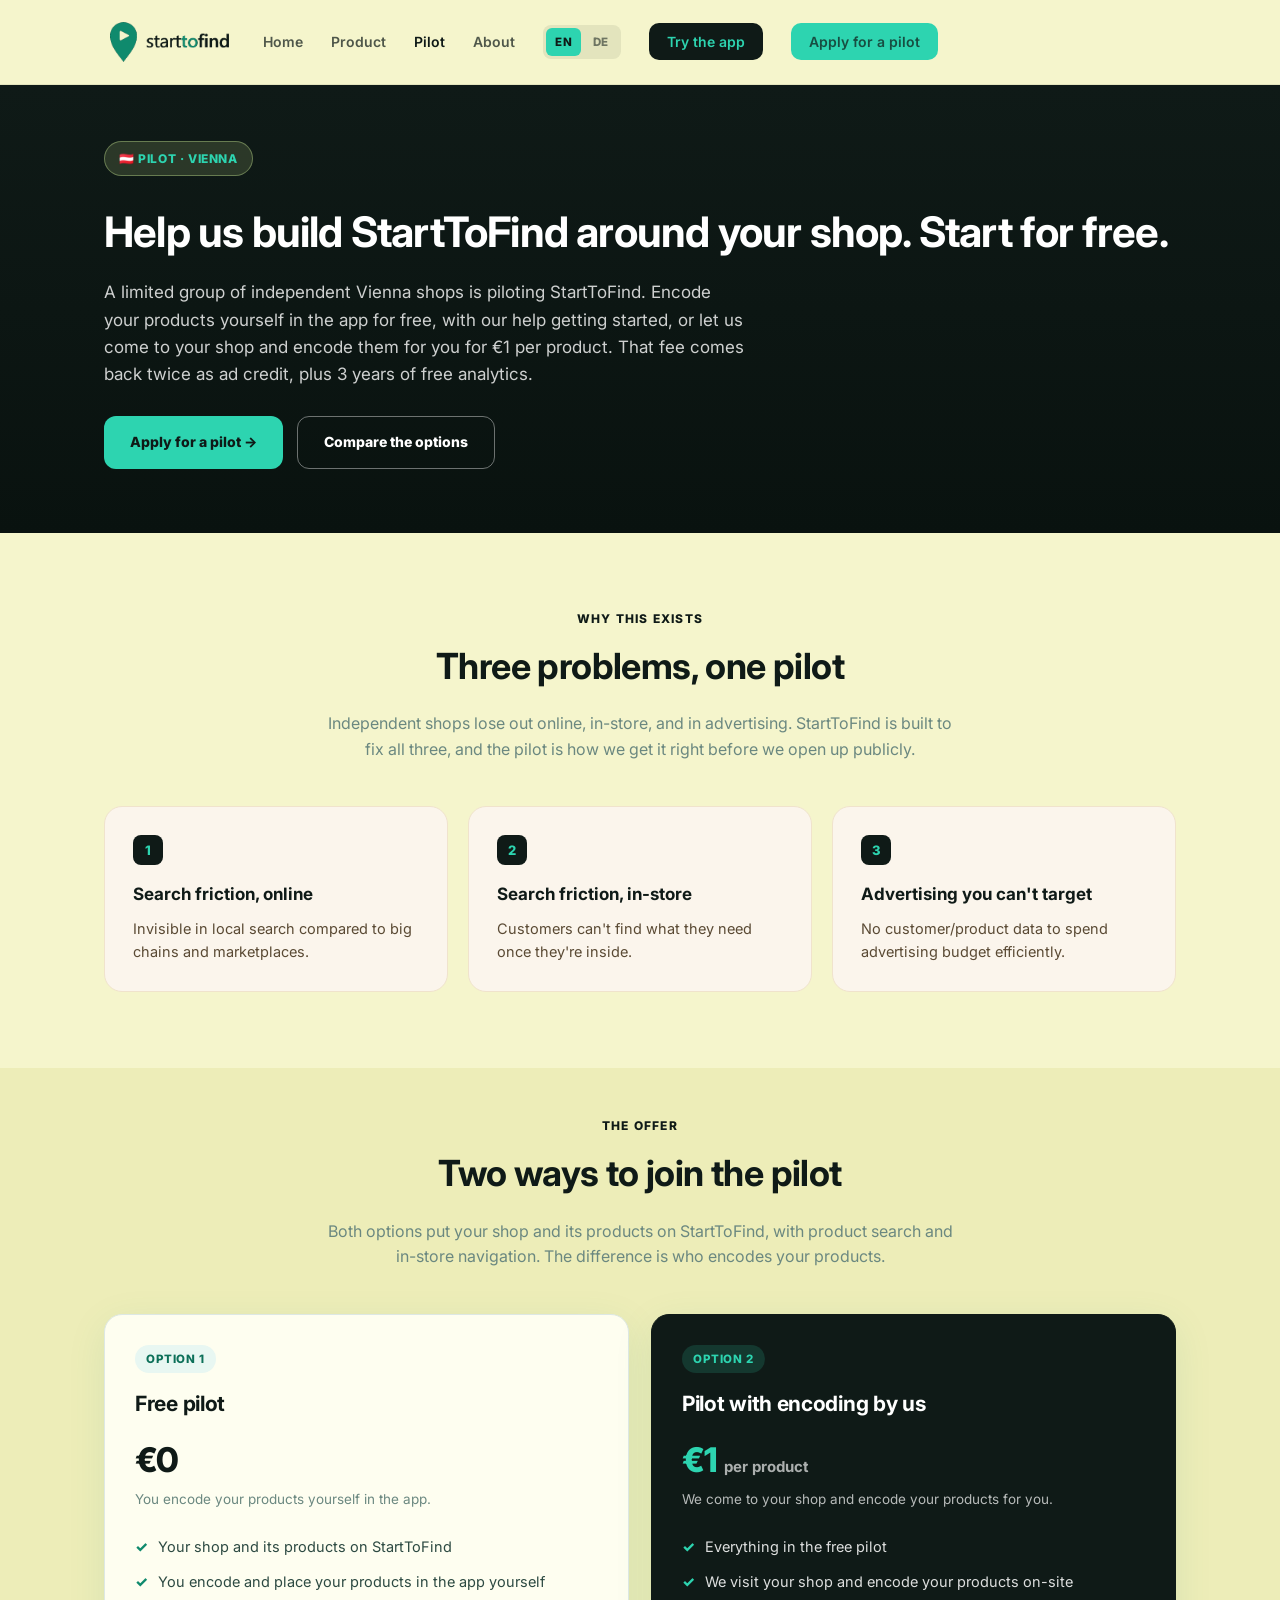
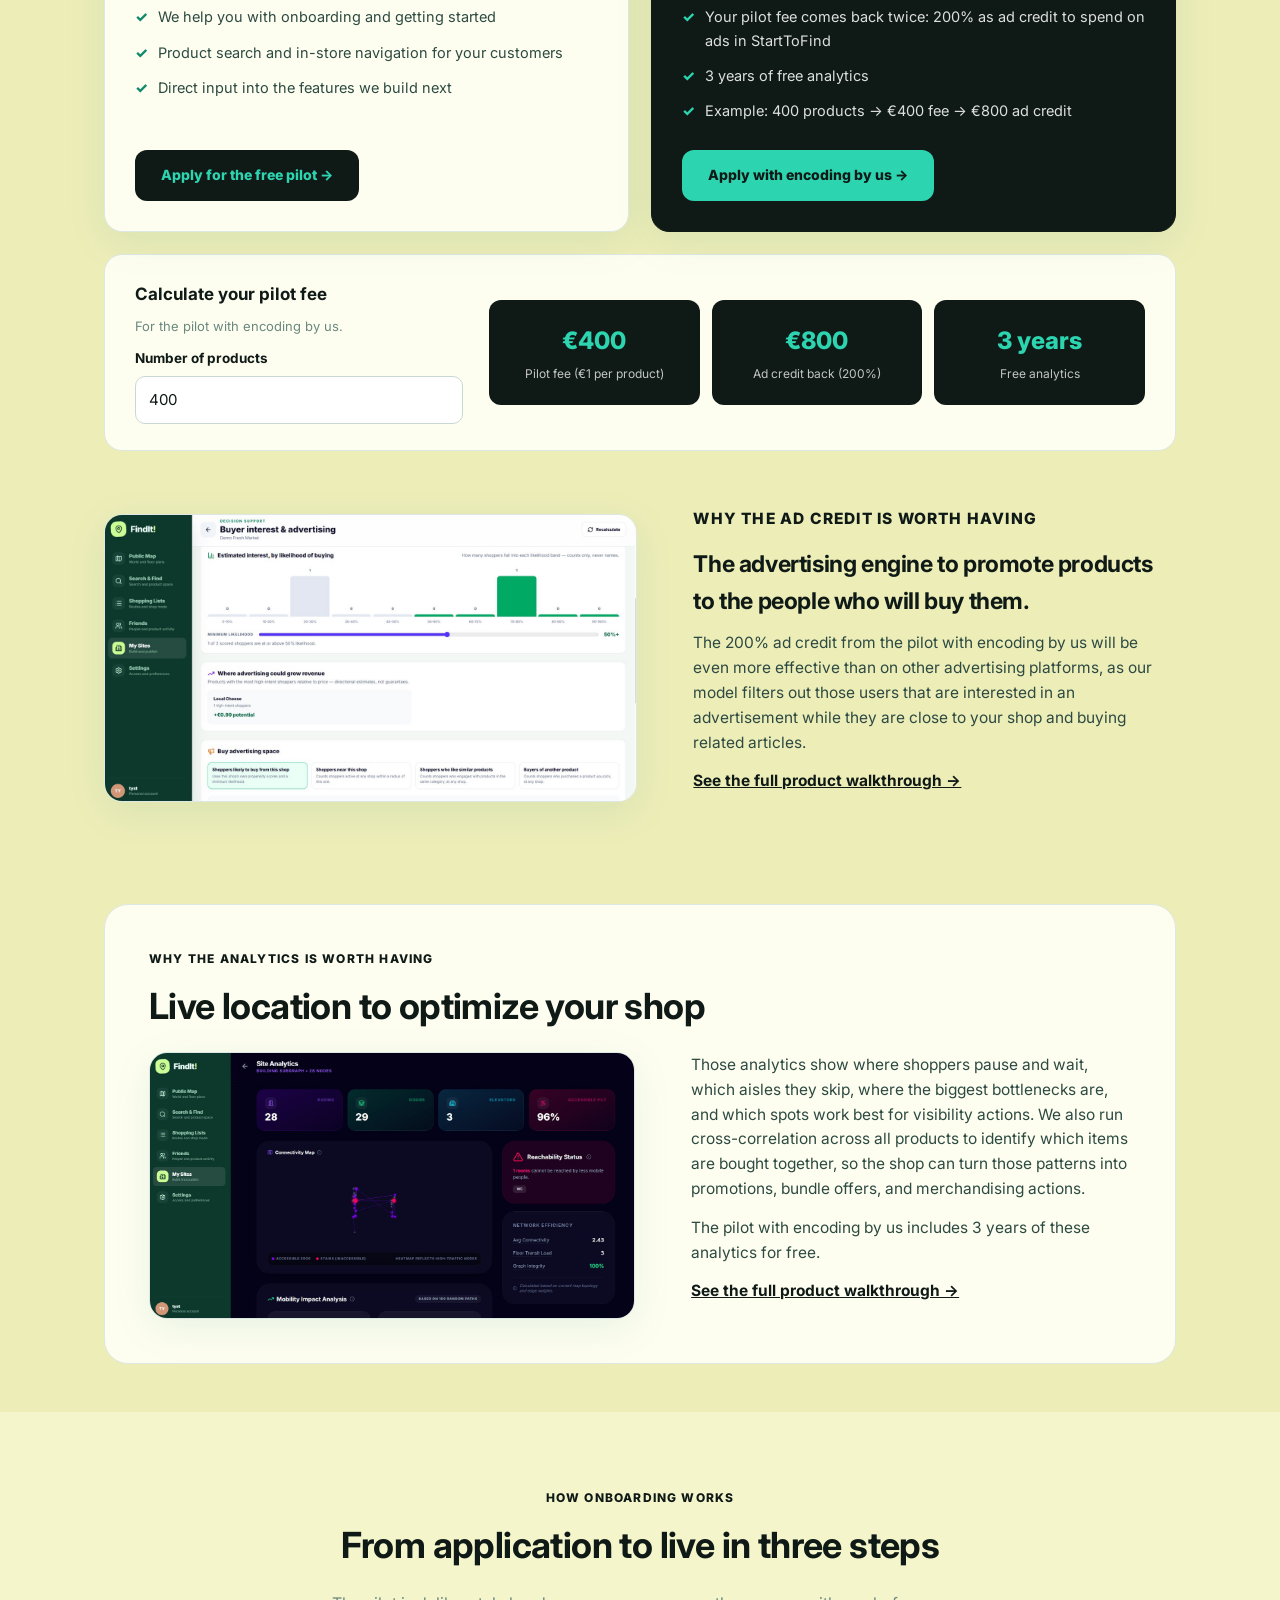
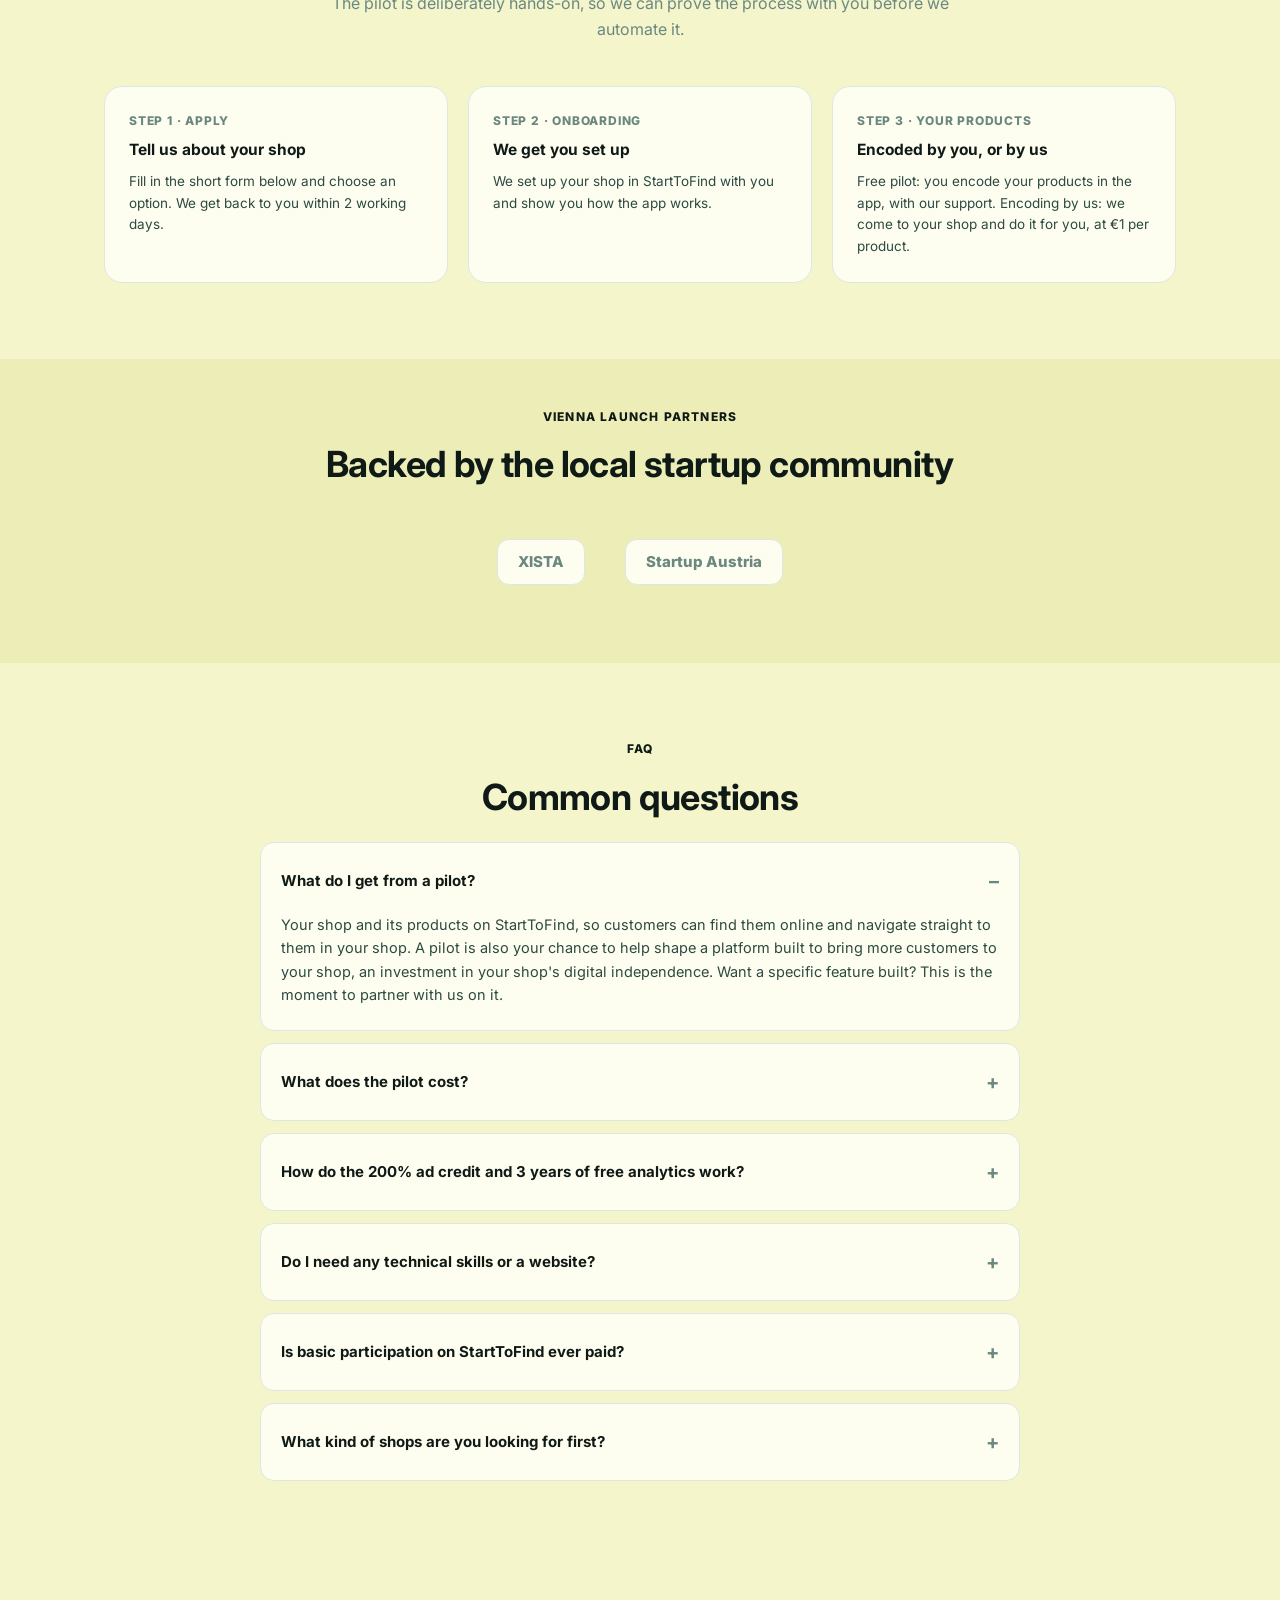
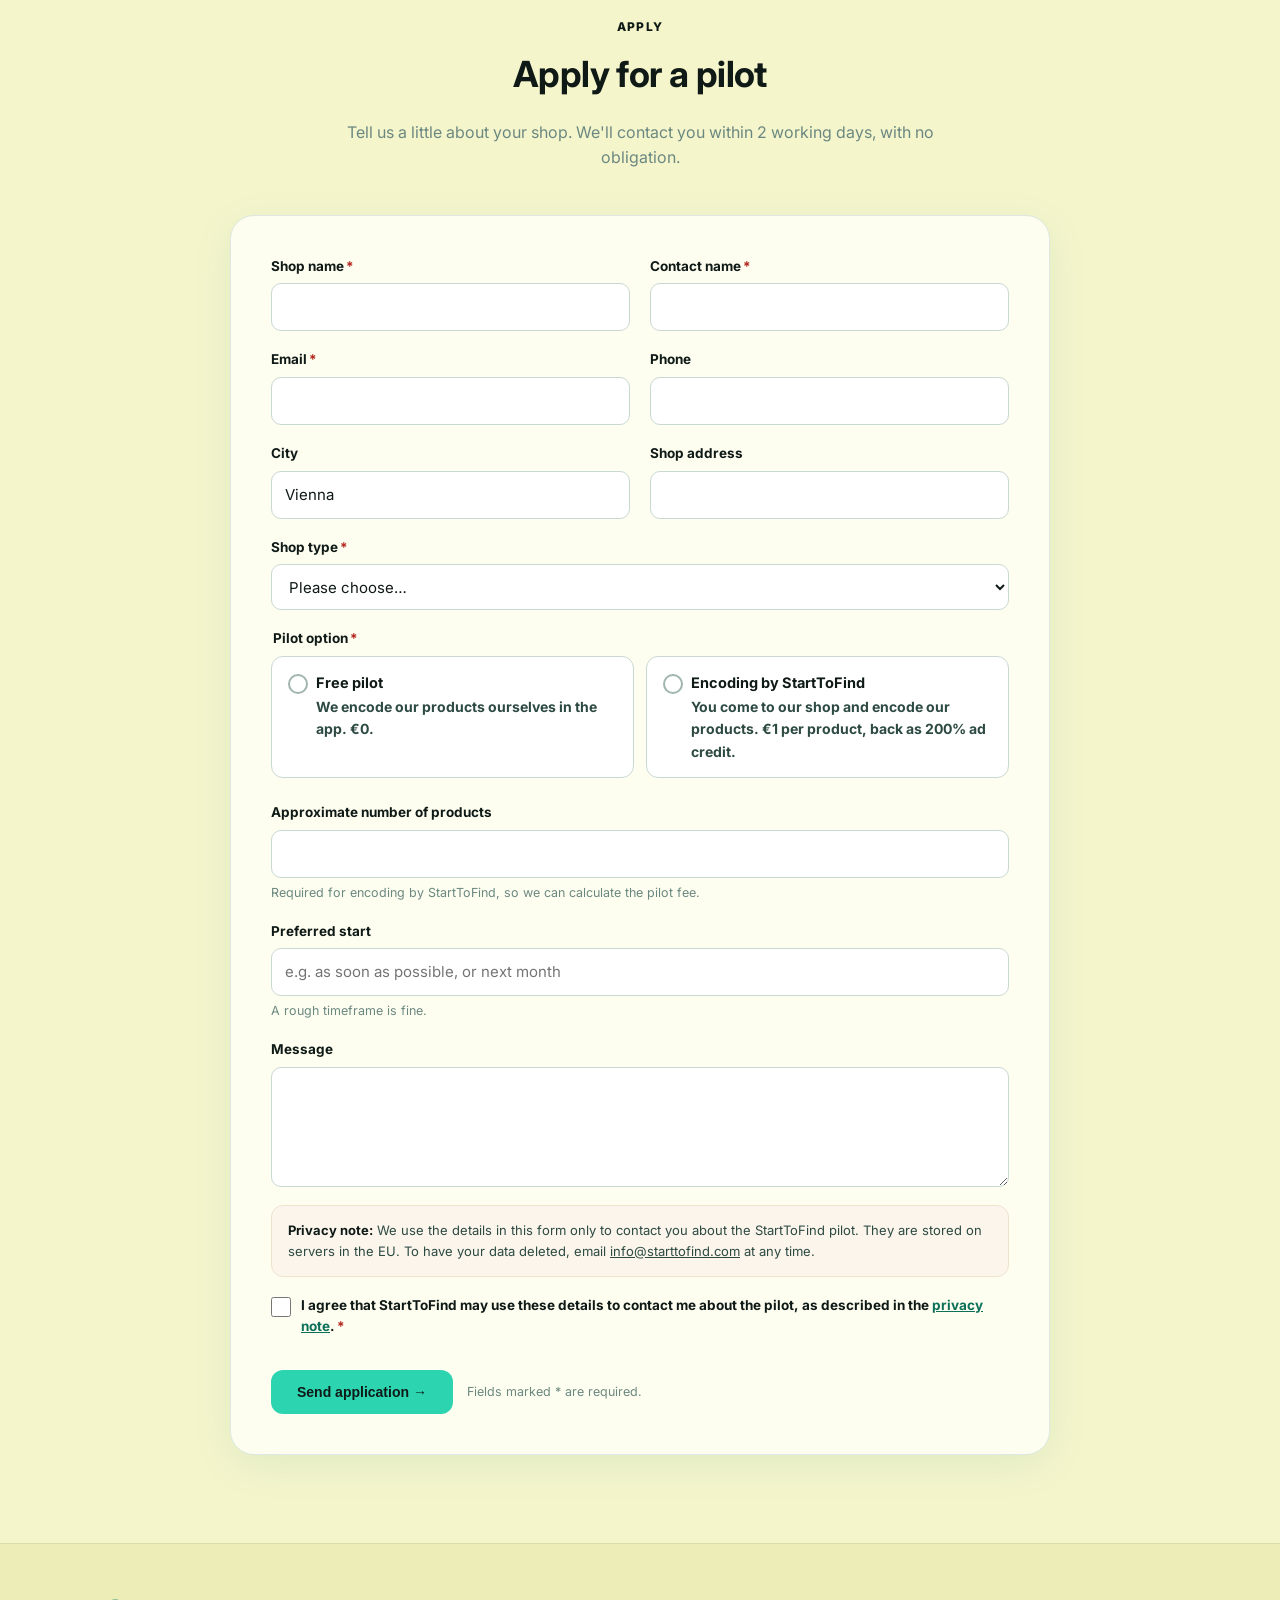
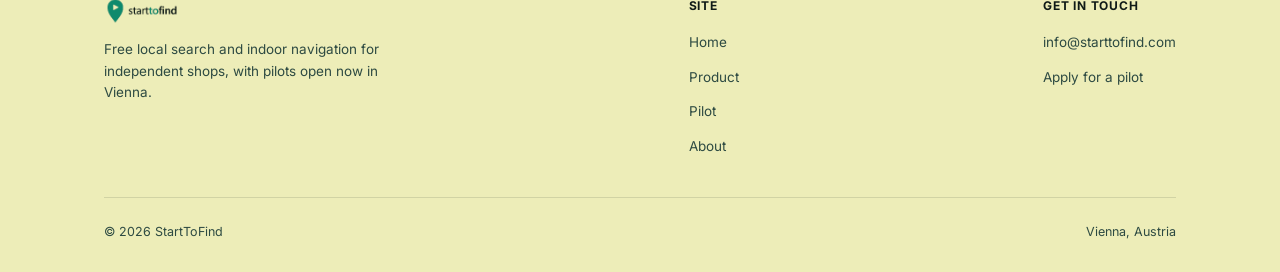
<file: pilot.html>
<!doctype html>
<html lang="en">
<head>
<meta charset="utf-8">
<meta name="viewport" content="width=device-width, initial-scale=1">
<title>Pilot for Vienna Shops | StartToFind</title>
<meta name="description" content="Apply for a StartToFind pilot in Vienna: free if you encode your products yourself, or €1 per product if we encode them for you, paid back twice as ad credit plus 3 years of free analytics.">
<meta name="robots" content="index, follow">
<meta name="api-url" content="https://api.starttofind.com">
<link rel="canonical" href="https://starttofind.com/pilot.html">
<link rel="alternate" hreflang="en" href="https://starttofind.com/pilot.html">
<link rel="alternate" hreflang="de-AT" href="https://starttofind.com/pilot-de.html">
<link rel="alternate" hreflang="x-default" href="https://starttofind.com/pilot.html">
<meta property="og:type" content="website">
<meta property="og:site_name" content="StartToFind">
<meta property="og:title" content="Pilot for Vienna Shops | StartToFind">
<meta property="og:description" content="Two ways to join the StartToFind pilot for independent Vienna shops: encode your products yourself for free, or let us do it for €1 per product, returned as 200% ad credit plus 3 years of free analytics.">
<meta property="og:url" content="https://starttofind.com/pilot.html">
<meta property="og:image" content="https://starttofind.com/img/poster-search-and-navigation.jpg">
<meta property="og:image:alt" content="StartToFind local product search and indoor navigation">
<meta property="og:locale" content="en_US">
<meta name="twitter:card" content="summary_large_image">
<meta name="twitter:title" content="Pilot for Vienna Shops | StartToFind">
<meta name="twitter:description" content="Two ways to join the StartToFind pilot for independent Vienna shops: encode your products yourself for free, or let us do it for €1 per product, returned as 200% ad credit plus 3 years of free analytics.">
<meta name="twitter:image" content="https://starttofind.com/img/poster-search-and-navigation.jpg">
<link rel="icon" href="img/starttofind-icon.png" type="image/png">
<link rel="stylesheet" href="css/style.css">
</head>
<body>

<nav class="nav">
  <div class="nav-inner">
    <a href="index.html" class="brand"><img src="img/starttofind-logo-warm.png" alt="starttofind" class="brand-logo"></a>
    <a href="https://app.starttofind.com" class="nav-app-compact" rel="noopener">Try the app</a>
    <button class="nav-toggle" aria-label="Menu">☰</button>
    <ul class="nav-links">
      <li><a href="index.html">Home</a></li>
      <li><a href="product.html">Product</a></li>
      <li><a href="pilot.html">Pilot</a></li>
      <li><a href="about.html">About</a></li>
      <li class="lang-switch"><a href="pilot.html" class="active">EN</a><a href="pilot-de.html">DE</a></li>
      <li><a href="https://app.starttofind.com" class="nav-cta nav-cta-app" rel="noopener">Try the app</a></li>
      <li><a href="pilot.html#apply" class="nav-cta">Apply for a pilot</a></li>
    </ul>
  </div>
</nav>

<header class="pagehero">
  <div class="container">
    <span class="badge">🇦🇹 Pilot · Vienna</span>
    <h1>Help us build StartToFind around your shop. Start for free.</h1>
    <p class="lead">A limited group of independent Vienna shops is piloting StartToFind. Encode your products yourself in the app for free, with our help getting started, or let us come to your shop and encode them for you for €1 per product. That fee comes back twice as ad credit, plus 3 years of free analytics.</p>
    <div class="btn-row" style="margin-top:28px">
      <a href="#apply" class="btn btn-lime">Apply for a pilot →</a>
      <a href="#options" class="btn btn-ghost">Compare the options</a>
    </div>
  </div>
</header>

<section>
  <div class="container">
    <p class="eyebrow center">Why this exists</p>
    <h2 class="section-title center">Three problems, one pilot</h2>
    <p class="section-sub center">Independent shops lose out online, in-store, and in advertising. StartToFind is built to fix all three, and the pilot is how we get it right before we open up publicly.</p>
    <div class="problem-grid">
      <div class="problem-card">
        <div class="num-badge">1</div>
        <h3>Search friction, online</h3>
        <p>Invisible in local search compared to big chains and marketplaces.</p>
      </div>
      <div class="problem-card">
        <div class="num-badge">2</div>
        <h3>Search friction, in-store</h3>
        <p>Customers can't find what they need once they're inside.</p>
      </div>
      <div class="problem-card">
        <div class="num-badge">3</div>
        <h3>Advertising you can't target</h3>
        <p>No customer/product data to spend advertising budget efficiently.</p>
      </div>
    </div>
  </div>
</section>

<section id="options" class="section-tight" style="background:var(--panel)">
  <div class="container">
    <p class="eyebrow center">The offer</p>
    <h2 class="section-title center">Two ways to join the pilot</h2>
    <p class="section-sub center">Both options put your shop and its products on StartToFind, with product search and in-store navigation. The difference is who encodes your products.</p>
    <div class="option-grid">
      <div class="option-card">
        <span class="option-tag">Option 1</span>
        <h3>Free pilot</h3>
        <div class="price">€0</div>
        <p class="price-note">You encode your products yourself in the app.</p>
        <ul class="checklist">
          <li>Your shop and its products on StartToFind</li>
          <li>You encode and place your products in the app yourself</li>
          <li>We help you with onboarding and getting started</li>
          <li>Product search and in-store navigation for your customers</li>
          <li>Direct input into the features we build next</li>
        </ul>
        <a href="#apply" class="btn btn-primary" data-pilot-option="self_encoding">Apply for the free pilot →</a>
      </div>
      <div class="option-card featured">
        <span class="option-tag">Option 2</span>
        <h3>Pilot with encoding by us</h3>
        <div class="price">€1 <small>per product</small></div>
        <p class="price-note">We come to your shop and encode your products for you.</p>
        <ul class="checklist">
          <li>Everything in the free pilot</li>
          <li>We visit your shop and encode your products on-site</li>
          <li>Your pilot fee comes back twice: 200% as ad credit to spend on ads in StartToFind</li>
          <li>3 years of free analytics</li>
          <li>Example: 400 products → €400 fee → €800 ad credit</li>
        </ul>
        <a href="#apply" class="btn btn-lime" data-pilot-option="encoding_by_us">Apply with encoding by us →</a>
      </div>
    </div>

    <div class="calc" role="group" aria-labelledby="calc-title">
      <div>
        <h3 id="calc-title">Calculate your pilot fee</h3>
        <p class="calc-example">For the pilot with encoding by us.</p>
        <label for="calc-products">Number of products</label>
        <input id="calc-products" type="number" inputmode="numeric" min="0" max="1000000" step="1" value="400">
      </div>
      <div class="calc-results" aria-live="polite">
        <div class="stat-tile">
          <div class="num" id="calc-fee">€400</div>
          <div class="lbl">Pilot fee (€1 per product)</div>
        </div>
        <div class="stat-tile">
          <div class="num" id="calc-credit">€800</div>
          <div class="lbl">Ad credit back (200%)</div>
        </div>
        <div class="stat-tile">
          <div class="num" id="calc-years">3 years</div>
          <div class="lbl">Free analytics</div>
        </div>
      </div>
    </div>

    <div class="row" style="margin-top:56px">
      <div class="row-media">
        <img src="img/shot-buyer-interest-2.jpg" alt="StartToFind advertising targeting options: shoppers likely to buy, near this shop, similar products, or buyers of another product">
      </div>
      <div class="row-text">
        <p class="eyebrow">Why the ad credit is worth having</p>
        <h3>The advertising engine to promote products to the people who will buy them.</h3>
        <p>The 200% ad credit from the pilot with encoding by us will be even more effective than on other advertising platforms, as our model filters out those users that are interested in an advertisement while they are close to your shop and buying related articles.</p>
        <p><a href="product.html" style="color:var(--dark);font-weight:700;text-decoration:underline">See the full product walkthrough →</a></p>
      </div>
    </div>
  </div>
</section>

<section class="section-tight" style="background:var(--panel)">
  <div class="container">
    <div class="panel" style="background:var(--card);border:1px solid var(--border)">
      <p class="eyebrow">Why the Analytics is worth having</p>
      <h2 class="section-title">Live location to optimize your shop</h2>
      <div class="row" style="margin-top:8px; align-items:center">
        <div class="row-media">
          <img src="img/shot-site-analytics.jpg" alt="StartToFind site analytics dashboard showing connectivity, reachability, and mobility insights for a shop floor" style="border-radius:18px; border:1px solid var(--border); box-shadow:var(--shadow)">
        </div>
        <div class="row-text">
          <p>Those analytics show where shoppers pause and wait, which aisles they skip, where the biggest bottlenecks are, and which spots work best for visibility actions. We also run cross-correlation across all products to identify which items are bought together, so the shop can turn those patterns into promotions, bundle offers, and merchandising actions.</p>
          <p>The pilot with encoding by us includes 3 years of these analytics for free.</p>
          <p><a href="product.html" style="color:var(--dark);font-weight:700;text-decoration:underline">See the full product walkthrough →</a></p>
        </div>
      </div>
    </div>
  </div>
</section>

<section>
  <div class="container">
    <p class="eyebrow center">How onboarding works</p>
    <h2 class="section-title center">From application to live in three steps</h2>
    <p class="section-sub center">The pilot is deliberately hands-on, so we can prove the process with you before we automate it.</p>
    <div class="timeline">
      <div class="timeline-step">
        <div class="step-no">Step 1 · Apply</div>
        <h4>Tell us about your shop</h4>
        <p>Fill in the short form below and choose an option. We get back to you within 2 working days.</p>
      </div>
      <div class="timeline-step">
        <div class="step-no">Step 2 · Onboarding</div>
        <h4>We get you set up</h4>
        <p>We set up your shop in StartToFind with you and show you how the app works.</p>
      </div>
      <div class="timeline-step">
        <div class="step-no">Step 3 · Your products</div>
        <h4>Encoded by you, or by us</h4>
        <p>Free pilot: you encode your products in the app, with our support. Encoding by us: we come to your shop and do it for you, at €1 per product.</p>
      </div>
    </div>
  </div>
</section>

<section class="section-tight" style="background:var(--panel)">
  <div class="container">
    <p class="eyebrow center">Vienna launch partners</p>
    <h2 class="section-title center">Backed by the local startup community</h2>
    <div class="partners-strip">
      <span class="partner-badge">XISTA</span>
      <span class="partner-badge">Startup Austria</span>
    </div>
  </div>
</section>

<section id="faq">
  <div class="container">
    <p class="eyebrow center">FAQ</p>
    <h2 class="section-title center">Common questions</h2>
    <div class="faq">
      <details class="faq-item" open>
        <summary>What do I get from a pilot?</summary>
        <p>Your shop and its products on StartToFind, so customers can find them online and navigate straight to them in your shop. A pilot is also your chance to help shape a platform built to bring more customers to your shop, an investment in your shop's digital independence. Want a specific feature built? This is the moment to partner with us on it.</p>
      </details>
      <details class="faq-item">
        <summary>What does the pilot cost?</summary>
        <p>The free pilot costs nothing: you encode your products yourself in the app and we help you get started. If you'd rather have us come to your shop and encode your products, the pilot fee is €1 per product, so 400 products cost €400. We agree the product count with you before anything is charged.</p>
      </details>
      <details class="faq-item">
        <summary>How do the 200% ad credit and 3 years of free analytics work?</summary>
        <p>They come with the pilot with encoding by us. Your pilot fee comes back twice as an ad credit balance to spend on ads in StartToFind: a €400 fee for 400 products becomes €800 in ad credit. You also receive 3 years of free analytics. The ad credit is redeemable once StartToFind publicly launches in your region.</p>
      </details>
      <details class="faq-item">
        <summary>Do I need any technical skills or a website?</summary>
        <p>No. In the free pilot you encode your products in the app, and we help you with onboarding. If you choose encoding by us, we come to your shop and do it for you.</p>
      </details>
      <details class="faq-item">
        <summary>Is basic participation on StartToFind ever paid?</summary>
        <p>No. Core listing, search presence, and a digital storefront stay free forever. The only paid part of the pilot is the optional encoding service, and that fee comes back to you as 200% ad credit.</p>
      </details>
      <details class="faq-item">
        <summary>What kind of shops are you looking for first?</summary>
        <p>Shops that sell physical products are the first focus: bakeries, bookstores, boutiques, specialty grocers, and similar. That's where product-level search and in-store navigation deliver the most value first.</p>
      </details>
    </div>
  </div>
</section>

<section id="apply" class="section-tight">
  <div class="container">
    <p class="eyebrow center">Apply</p>
    <h2 class="section-title center">Apply for a pilot</h2>
    <p class="section-sub center">Tell us a little about your shop. We'll contact you within 2 working days, with no obligation.</p>

    <div class="pilot-form-wrap">
      <form id="pilot-form" class="pilot-form" novalidate>
        <div id="pf-form-error" class="pf-alert" role="alert" tabindex="-1" hidden>
          <p id="pf-form-error-text"></p>
          <p class="pf-mail" hidden>You can also email your application to <a href="mailto:info@starttofind.com?subject=StartToFind%20pilot%20application">info@starttofind.com</a>.</p>
        </div>

        <div class="pf-grid">
          <div class="pf-field">
            <label for="pf-shop">Shop name<span class="pf-req" aria-hidden="true">*</span></label>
            <input id="pf-shop" name="shop_name" type="text" autocomplete="organization" maxlength="120" required>
            <p id="pf-err-shop_name" class="field-error" hidden></p>
          </div>
          <div class="pf-field">
            <label for="pf-contact">Contact name<span class="pf-req" aria-hidden="true">*</span></label>
            <input id="pf-contact" name="contact_name" type="text" autocomplete="name" maxlength="120" required>
            <p id="pf-err-contact_name" class="field-error" hidden></p>
          </div>
          <div class="pf-field">
            <label for="pf-email">Email<span class="pf-req" aria-hidden="true">*</span></label>
            <input id="pf-email" name="email" type="email" autocomplete="email" maxlength="254" required>
            <p id="pf-err-email" class="field-error" hidden></p>
          </div>
          <div class="pf-field">
            <label for="pf-phone">Phone</label>
            <input id="pf-phone" name="phone" type="tel" autocomplete="tel" maxlength="40">
            <p id="pf-err-phone" class="field-error" hidden></p>
          </div>
          <div class="pf-field">
            <label for="pf-city">City</label>
            <input id="pf-city" name="city" type="text" autocomplete="address-level2" maxlength="80" value="Vienna">
            <p id="pf-err-city" class="field-error" hidden></p>
          </div>
          <div class="pf-field">
            <label for="pf-address">Shop address</label>
            <input id="pf-address" name="address" type="text" autocomplete="street-address" maxlength="200">
            <p id="pf-err-address" class="field-error" hidden></p>
          </div>
          <div class="pf-field full">
            <label for="pf-type">Shop type<span class="pf-req" aria-hidden="true">*</span></label>
            <select id="pf-type" name="shop_type" required>
              <option value="">Please choose…</option>
              <option value="grocery">Grocery</option>
              <option value="fashion">Fashion</option>
              <option value="electronics">Electronics</option>
              <option value="home_garden">Home &amp; garden</option>
              <option value="pharmacy_drugstore">Pharmacy / drugstore</option>
              <option value="books_stationery">Books &amp; stationery</option>
              <option value="sports">Sports</option>
              <option value="other">Other</option>
            </select>
            <p id="pf-err-shop_type" class="field-error" hidden></p>
          </div>

          <fieldset class="pf-field full">
            <legend class="pf-legend">Pilot option<span class="pf-req" aria-hidden="true">*</span></legend>
            <div class="pf-radios">
              <label class="pf-radio">
                <input type="radio" name="pilot_option" value="self_encoding" required>
                <span><strong>Free pilot</strong>We encode our products ourselves in the app. €0.</span>
              </label>
              <label class="pf-radio">
                <input type="radio" name="pilot_option" value="encoding_by_us" required>
                <span><strong>Encoding by StartToFind</strong>You come to our shop and encode our products. €1 per product, back as 200% ad credit.</span>
              </label>
            </div>
            <p id="pf-err-pilot_option" class="field-error" hidden></p>
          </fieldset>

          <div class="pf-field full">
            <label for="pf-count">Approximate number of products<span id="pf-count-req" class="pf-req" aria-hidden="true" hidden>*</span></label>
            <input id="pf-count" name="approx_product_count" type="text" inputmode="numeric" autocomplete="off" maxlength="12" aria-describedby="pf-count-hint">
            <p id="pf-count-hint" class="pf-hint">Required for encoding by StartToFind, so we can calculate the pilot fee.</p>
            <p id="pf-fee" class="pf-fee" aria-live="polite" hidden></p>
            <p id="pf-err-approx_product_count" class="field-error" hidden></p>
          </div>

          <div class="pf-field full">
            <label for="pf-start">Preferred start</label>
            <input id="pf-start" name="preferred_start" type="text" maxlength="100" placeholder="e.g. as soon as possible, or next month" aria-describedby="pf-start-hint">
            <p id="pf-start-hint" class="pf-hint">A rough timeframe is fine.</p>
            <p id="pf-err-preferred_start" class="field-error" hidden></p>
          </div>
          <div class="pf-field full">
            <label for="pf-message">Message</label>
            <textarea id="pf-message" name="message" maxlength="2000" rows="4"></textarea>
            <p id="pf-err-message" class="field-error" hidden></p>
          </div>

          <div class="pf-field full">
            <p id="privacy-note" class="pf-privacy"><strong>Privacy note:</strong> We use the details in this form only to contact you about the StartToFind pilot. They are stored on servers in the EU. To have your data deleted, email <a href="mailto:info@starttofind.com">info@starttofind.com</a> at any time.</p>
          </div>
          <div class="pf-field full">
            <label class="pf-check" for="pf-consent">
              <input id="pf-consent" name="consent" type="checkbox" required>
              <span>I agree that StartToFind may use these details to contact me about the pilot, as described in the <a href="#privacy-note">privacy note</a>.<span class="pf-req" aria-hidden="true">*</span></span>
            </label>
            <p id="pf-err-consent" class="field-error" hidden></p>
          </div>

          <div class="pf-hp" aria-hidden="true">
            <label for="pf-website">Website (leave this empty)</label>
            <input id="pf-website" name="website" type="text" tabindex="-1" autocomplete="off">
          </div>
          <input type="hidden" name="started_at" value="">
          <input type="hidden" name="language" value="en">
        </div>

        <div class="pf-actions">
          <button type="submit" class="btn btn-lime">Send application →</button>
          <p class="pf-required-note">Fields marked * are required.</p>
        </div>
      </form>

      <div id="pf-success" class="pf-success" role="status" hidden>
        <div class="pf-success-icon" aria-hidden="true">✓</div>
        <h3 tabindex="-1">Thanks — we'll contact you within 2 working days.</h3>
        <p id="pf-success-terms" class="pf-success-terms" hidden></p>
        <p>Your pilot application has been received. Questions in the meantime? Email <a href="mailto:info@starttofind.com">info@starttofind.com</a>.</p>
      </div>
    </div>
  </div>
</section>

<footer>
  <div class="container">
    <div class="footer-grid">
      <div style="max-width:280px">
        <div class="footer-brand"><img src="img/starttofind-logo-warm.png" alt="starttofind" style="height:30px;width:auto;display:block"></div>
        <p style="font-size:13.5px">Free local search and indoor navigation for independent shops, with pilots open now in Vienna.</p>
      </div>
      <div class="footer-col">
        <h4>Site</h4>
        <ul>
          <li><a href="index.html">Home</a></li>
          <li><a href="product.html">Product</a></li>
          <li><a href="pilot.html">Pilot</a></li>
          <li><a href="about.html">About</a></li>
        </ul>
      </div>
      <div class="footer-col">
        <h4>Get in touch</h4>
        <ul>
          <li><a href="mailto:info@starttofind.com">info@starttofind.com</a></li>
          <li><a href="pilot.html#apply">Apply for a pilot</a></li>
        </ul>
      </div>
    </div>
    <div class="footer-bottom">
      <span>© 2026 StartToFind</span>
      <span>Vienna, Austria</span>
    </div>
  </div>
</footer>

<script src="js/main.js"></script>
<script src="js/pilot.js"></script>
</body>
</html>
</file>
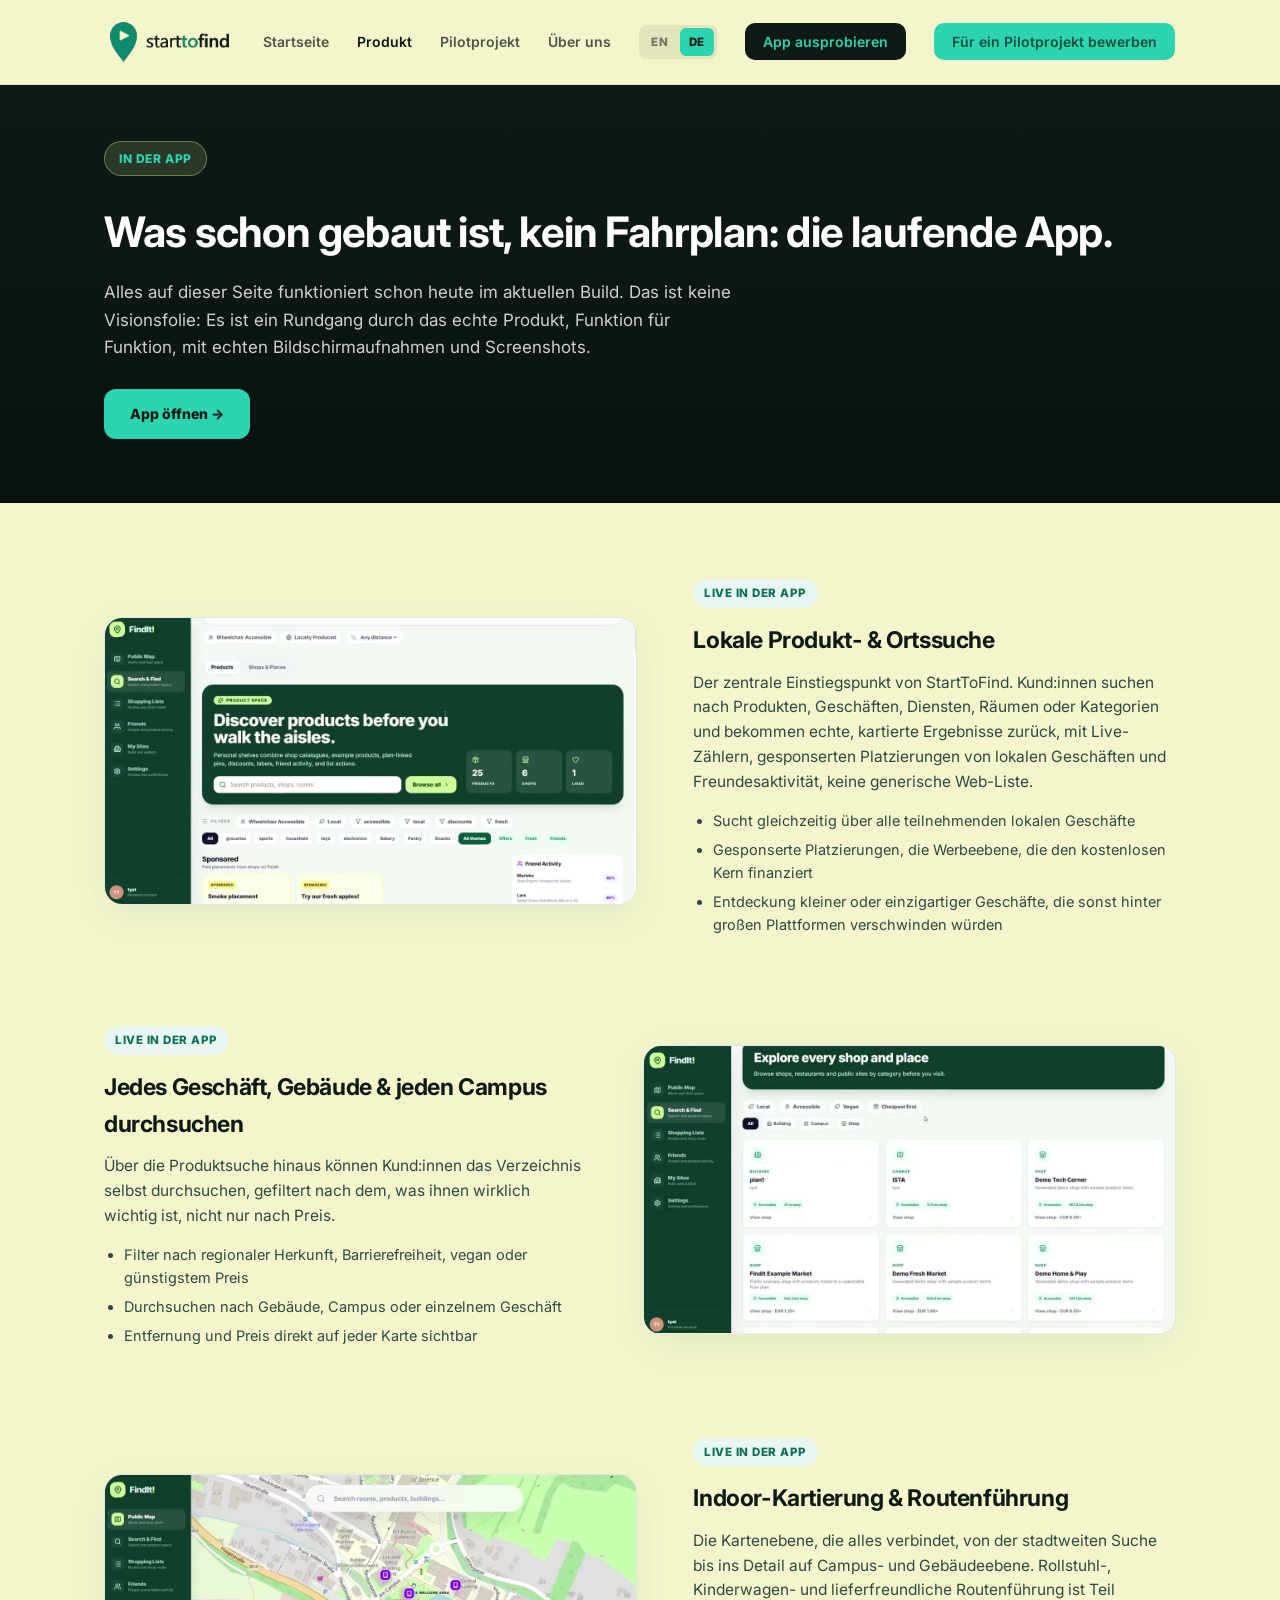
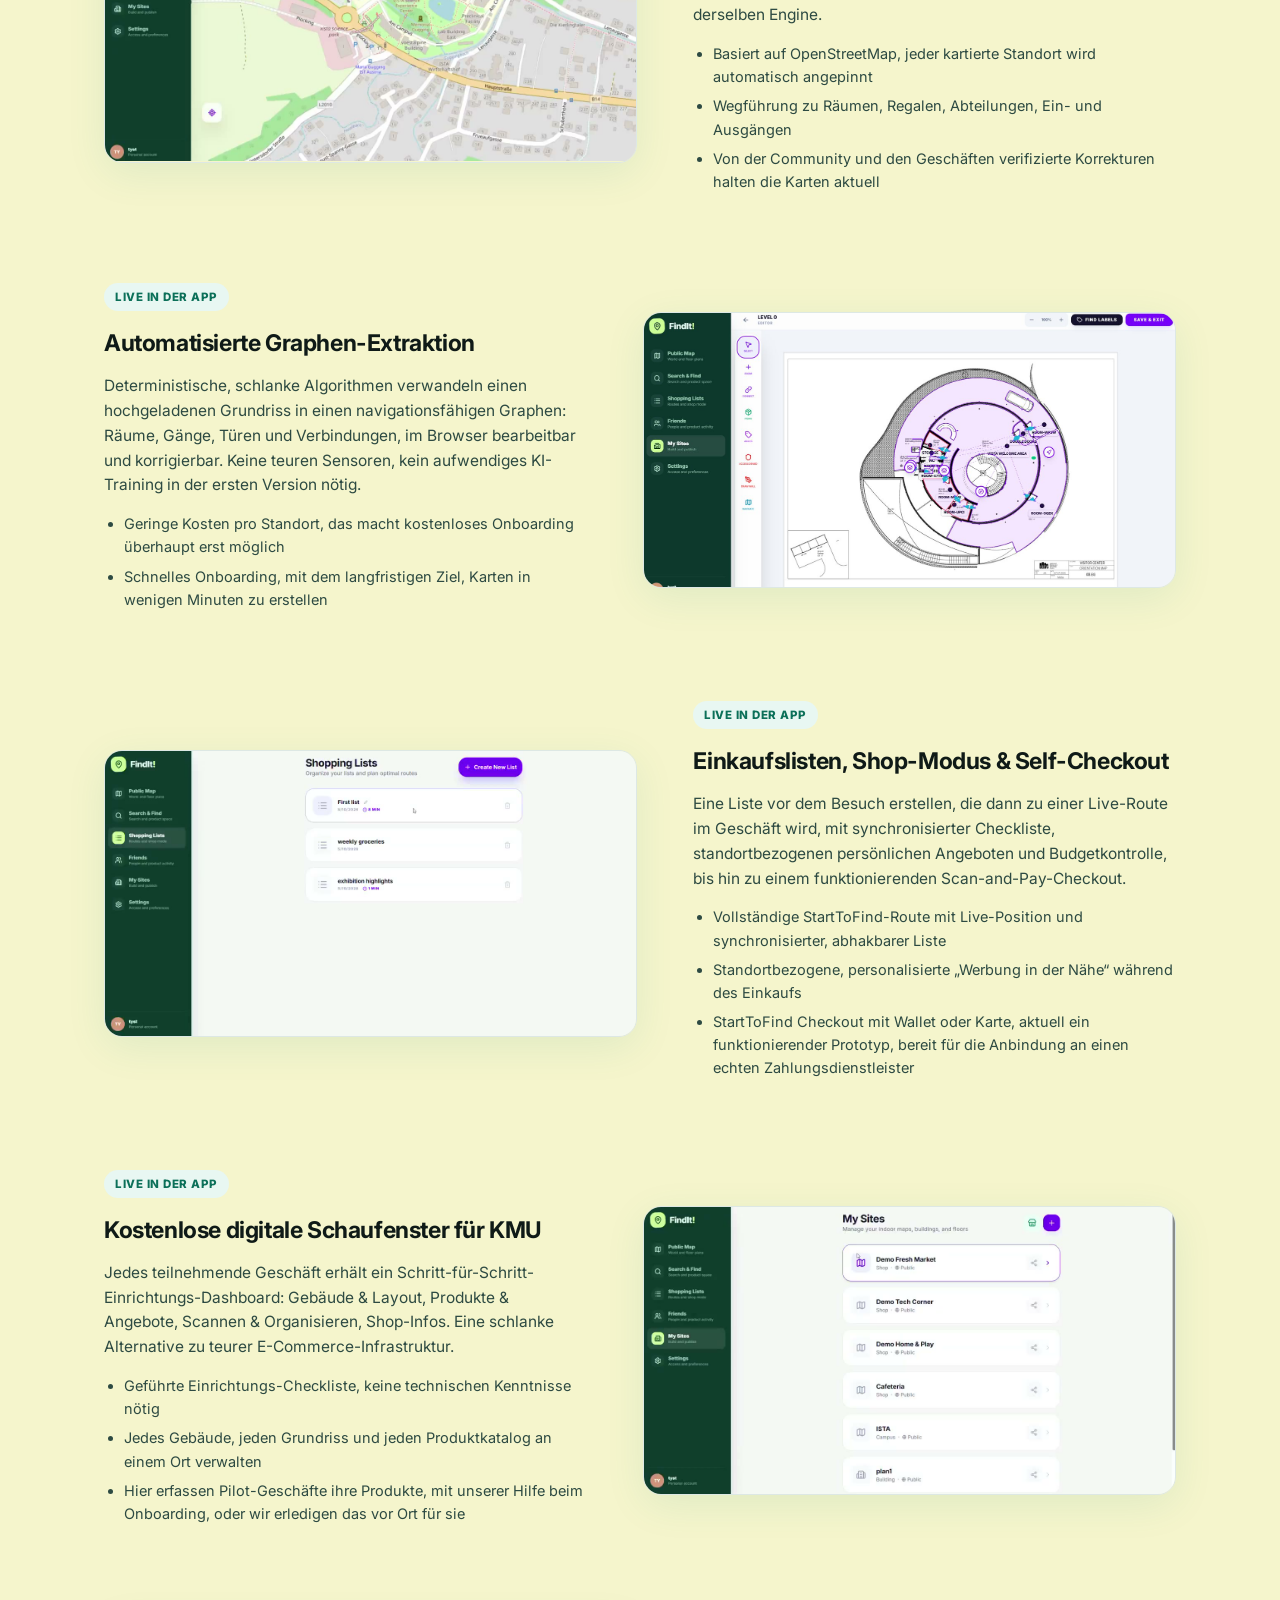
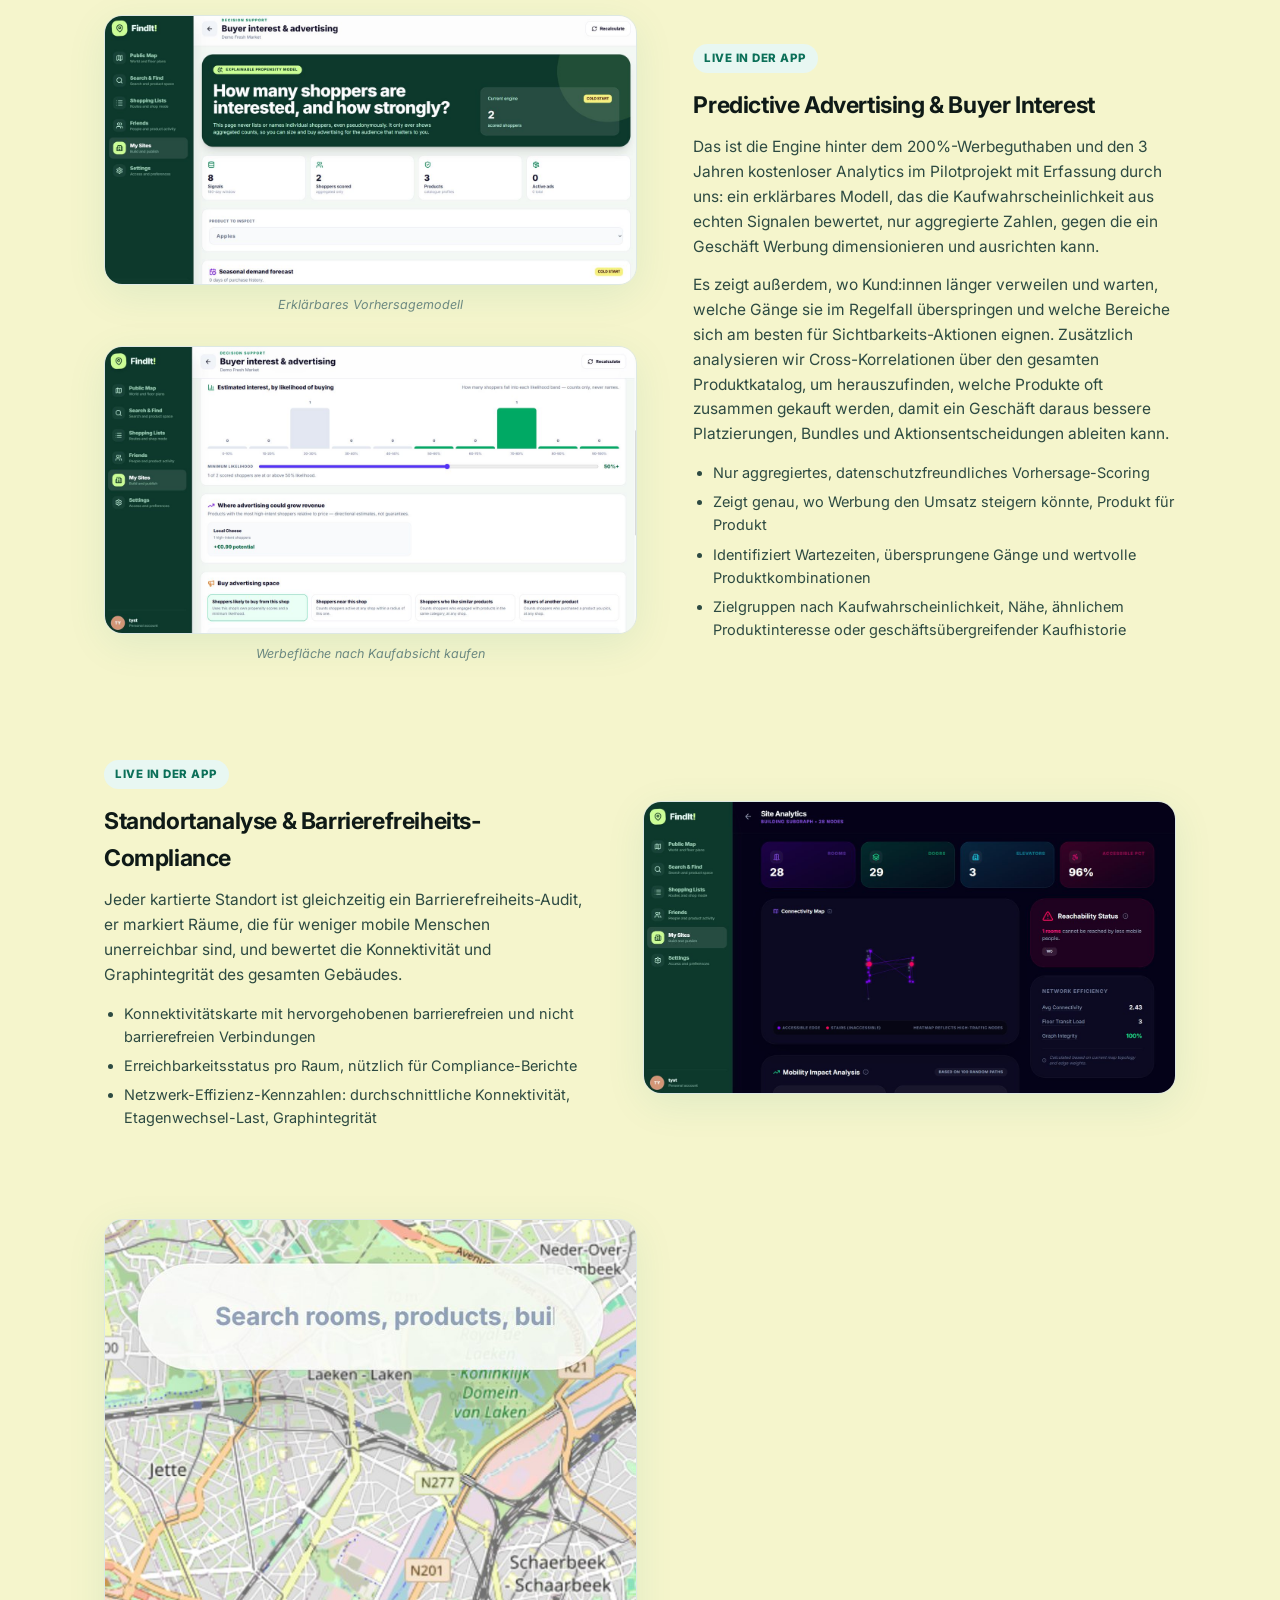
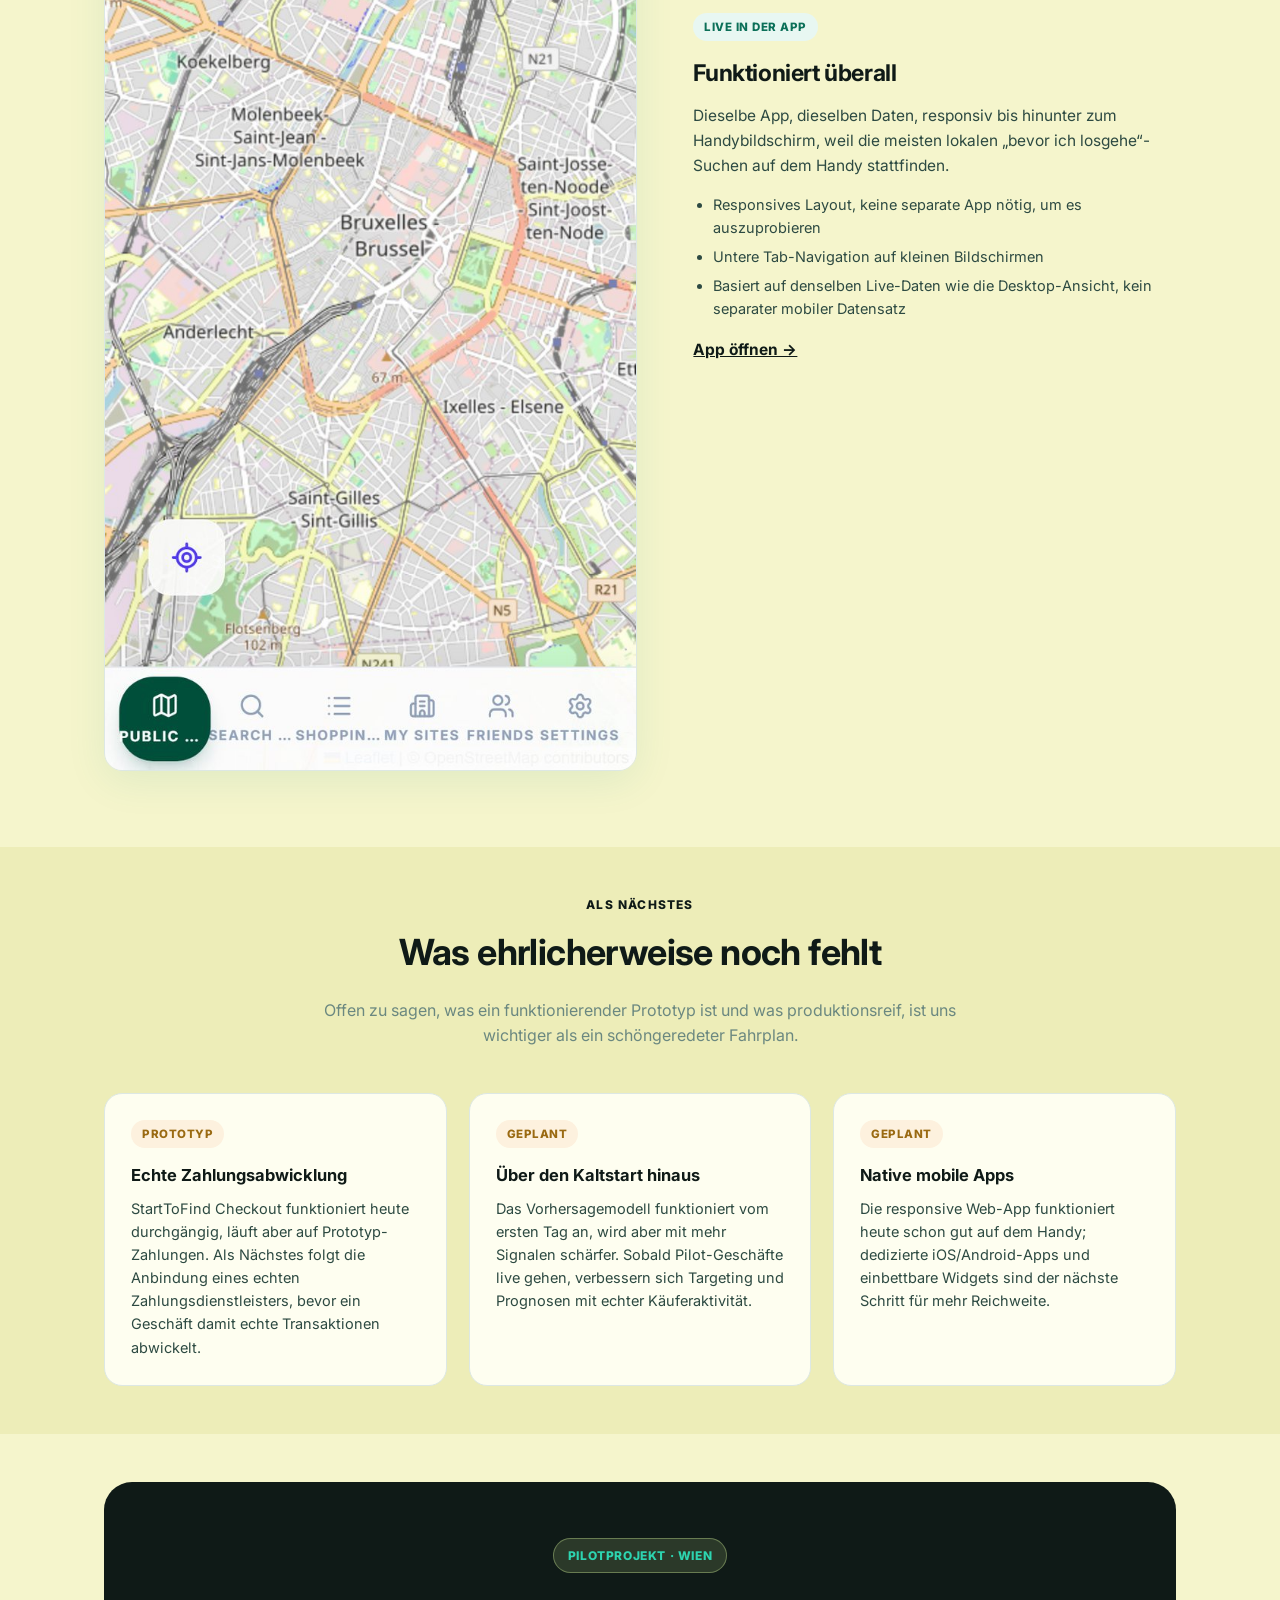
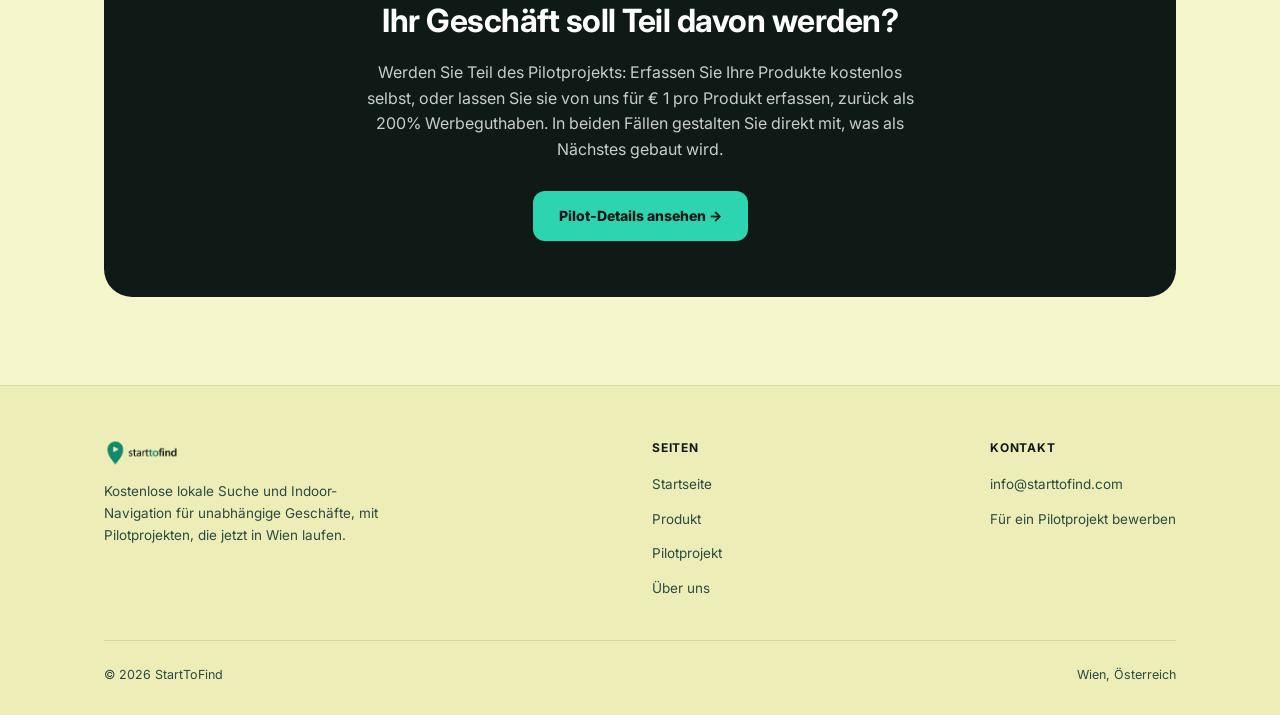
<file: product-de.html>
<!doctype html>
<html lang="de">
<head>
<meta charset="utf-8">
<meta name="viewport" content="width=device-width, initial-scale=1">
<title>Produkt: Was schon gebaut ist | StartToFind</title>
<meta name="description" content="Ein Rundgang durch das, was in der StartToFind-App heute schon funktioniert: lokale Produktsuche, automatisierte Indoor-Kartierung, Shop-Modus mit Self-Checkout, KMU-Schaufenster, Predictive Advertising und Barrierefreiheits-Analysen.">
<meta name="robots" content="index, follow">
<link rel="canonical" href="https://starttofind.com/product-de.html">
<link rel="alternate" hreflang="en" href="https://starttofind.com/product.html">
<link rel="alternate" hreflang="de-AT" href="https://starttofind.com/product-de.html">
<link rel="alternate" hreflang="x-default" href="https://starttofind.com/product.html">
<meta property="og:type" content="website">
<meta property="og:site_name" content="StartToFind">
<meta property="og:title" content="Produkt: Was schon gebaut ist | StartToFind">
<meta property="og:description" content="Entdecken Sie die laufende StartToFind-App: lokale Produktsuche, Indoor-Kartierung, Shop-Modus, digitale Schaufenster, Predictive Advertising und Barrierefreiheits-Analysen.">
<meta property="og:url" content="https://starttofind.com/product-de.html">
<meta property="og:image" content="https://starttofind.com/img/poster-discover-space.jpg">
<meta property="og:image:alt" content="Lokale Orte in der StartToFind-App entdecken">
<meta property="og:locale" content="de_AT">
<meta name="twitter:card" content="summary_large_image">
<meta name="twitter:title" content="Produkt: Was schon gebaut ist | StartToFind">
<meta name="twitter:description" content="Entdecken Sie die laufende StartToFind-App: lokale Produktsuche, Indoor-Kartierung, Shop-Modus, digitale Schaufenster, Predictive Advertising und Barrierefreiheits-Analysen.">
<meta name="twitter:image" content="https://starttofind.com/img/poster-discover-space.jpg">
<link rel="icon" href="img/starttofind-icon.png" type="image/png">
<link rel="stylesheet" href="css/style.css">
</head>
<body>

<nav class="nav">
  <div class="nav-inner">
    <a href="index-de.html" class="brand"><img src="img/starttofind-logo-warm.png" alt="starttofind" class="brand-logo"></a>
    <a href="https://app.starttofind.com" class="nav-app-compact" rel="noopener">App ausprobieren</a>
    <button class="nav-toggle" aria-label="Menü">☰</button>
    <ul class="nav-links">
      <li><a href="index-de.html">Startseite</a></li>
      <li><a href="product-de.html">Produkt</a></li>
      <li><a href="pilot-de.html">Pilotprojekt</a></li>
      <li><a href="about-de.html">Über uns</a></li>
      <li class="lang-switch"><a href="product.html">EN</a><a href="product-de.html" class="active">DE</a></li>
      <li><a href="https://app.starttofind.com" class="nav-cta nav-cta-app" rel="noopener">App ausprobieren</a></li>
      <li><a href="pilot-de.html#apply" class="nav-cta">Für ein Pilotprojekt bewerben</a></li>
    </ul>
  </div>
</nav>

<header class="pagehero">
  <div class="container">
    <span class="badge">In der App</span>
    <h1>Was schon gebaut ist, kein Fahrplan: die laufende App.</h1>
    <p class="lead">Alles auf dieser Seite funktioniert schon heute im aktuellen Build. Das ist keine Visionsfolie: Es ist ein Rundgang durch das echte Produkt, Funktion für Funktion, mit echten Bildschirmaufnahmen und Screenshots.</p>
    <div class="btn-row" style="margin-top:28px">
      <a href="https://app.starttofind.com" class="btn btn-lime" rel="noopener">App öffnen →</a>
    </div>
  </div>
</header>

<section>
  <div class="container">

    <div class="row">
      <div class="row-media">
        <video autoplay muted loop playsinline poster="img/poster-discover-space.jpg" style="width:100%">
          <source src="video/discover-space.mp4" type="video/mp4">
        </video>
      </div>
      <div class="row-text">
        <span class="status-pill">Live in der App</span>
        <h3>Lokale Produkt- &amp; Ortssuche</h3>
        <p>Der zentrale Einstiegspunkt von StartToFind. Kund:innen suchen nach Produkten, Geschäften, Diensten, Räumen oder Kategorien und bekommen echte, kartierte Ergebnisse zurück, mit Live-Zählern, gesponserten Platzierungen von lokalen Geschäften und Freundesaktivität, keine generische Web-Liste.</p>
        <ul>
          <li>Sucht gleichzeitig über alle teilnehmenden lokalen Geschäfte</li>
          <li>Gesponserte Platzierungen, die Werbeebene, die den kostenlosen Kern finanziert</li>
          <li>Entdeckung kleiner oder einzigartiger Geschäfte, die sonst hinter großen Plattformen verschwinden würden</li>
        </ul>
      </div>
    </div>

    <div class="row reverse">
      <div class="row-media">
        <video autoplay muted loop playsinline poster="img/poster-shop-discovery.jpg" style="width:100%">
          <source src="video/shop-discovery.mp4" type="video/mp4">
        </video>
      </div>
      <div class="row-text">
        <span class="status-pill">Live in der App</span>
        <h3>Jedes Geschäft, Gebäude &amp; jeden Campus durchsuchen</h3>
        <p>Über die Produktsuche hinaus können Kund:innen das Verzeichnis selbst durchsuchen, gefiltert nach dem, was ihnen wirklich wichtig ist, nicht nur nach Preis.</p>
        <ul>
          <li>Filter nach regionaler Herkunft, Barrierefreiheit, vegan oder günstigstem Preis</li>
          <li>Durchsuchen nach Gebäude, Campus oder einzelnem Geschäft</li>
          <li>Entfernung und Preis direkt auf jeder Karte sichtbar</li>
        </ul>
      </div>
    </div>

    <div class="row">
      <div class="row-media">
        <video autoplay muted loop playsinline poster="img/poster-world-map.jpg" style="width:100%">
          <source src="video/world-map.mp4" type="video/mp4">
        </video>
      </div>
      <div class="row-text">
        <span class="status-pill">Live in der App</span>
        <h3>Indoor-Kartierung &amp; Routenführung</h3>
        <p>Die Kartenebene, die alles verbindet, von der stadtweiten Suche bis ins Detail auf Campus- und Gebäudeebene. Rollstuhl-, Kinderwagen- und lieferfreundliche Routenführung ist Teil derselben Engine.</p>
        <ul>
          <li>Basiert auf OpenStreetMap, jeder kartierte Standort wird automatisch angepinnt</li>
          <li>Wegführung zu Räumen, Regalen, Abteilungen, Ein- und Ausgängen</li>
          <li>Von der Community und den Geschäften verifizierte Korrekturen halten die Karten aktuell</li>
        </ul>
      </div>
    </div>

    <div class="row reverse">
      <div class="row-media">
        <img src="img/shot-floor-editor.jpg" alt="StartToFind Grundriss-Editor mit einem echten Gebäudeplan, umgewandelt in Räume, Gänge, Türen und navigierbare Verbindungen">
      </div>
      <div class="row-text">
        <span class="status-pill">Live in der App</span>
        <h3>Automatisierte Graphen-Extraktion</h3>
        <p>Deterministische, schlanke Algorithmen verwandeln einen hochgeladenen Grundriss in einen navigationsfähigen Graphen: Räume, Gänge, Türen und Verbindungen, im Browser bearbeitbar und korrigierbar. Keine teuren Sensoren, kein aufwendiges KI-Training in der ersten Version nötig.</p>
        <ul>
          <li>Geringe Kosten pro Standort, das macht kostenloses Onboarding überhaupt erst möglich</li>
          <li>Schnelles Onboarding, mit dem langfristigen Ziel, Karten in wenigen Minuten zu erstellen</li>
        </ul>
      </div>
    </div>

    <div class="row">
      <div class="row-media">
        <video autoplay muted loop playsinline poster="img/poster-shoplist-and-mode.jpg" style="width:100%">
          <source src="video/shoplist-and-mode.mp4" type="video/mp4">
        </video>
      </div>
      <div class="row-text">
        <span class="status-pill">Live in der App</span>
        <h3>Einkaufslisten, Shop-Modus &amp; Self-Checkout</h3>
        <p>Eine Liste vor dem Besuch erstellen, die dann zu einer Live-Route im Geschäft wird, mit synchronisierter Checkliste, standortbezogenen persönlichen Angeboten und Budgetkontrolle, bis hin zu einem funktionierenden Scan-and-Pay-Checkout.</p>
        <ul>
          <li>Vollständige StartToFind-Route mit Live-Position und synchronisierter, abhakbarer Liste</li>
          <li>Standortbezogene, personalisierte „Werbung in der Nähe“ während des Einkaufs</li>
          <li>StartToFind Checkout mit Wallet oder Karte, aktuell ein funktionierender Prototyp, bereit für die Anbindung an einen echten Zahlungsdienstleister</li>
        </ul>
      </div>
    </div>

    <div class="row reverse">
      <div class="row-media">
        <video autoplay muted loop playsinline poster="img/poster-shop-setup.jpg" style="width:100%">
          <source src="video/shop-setup.mp4" type="video/mp4">
        </video>
      </div>
      <div class="row-text">
        <span class="status-pill">Live in der App</span>
        <h3>Kostenlose digitale Schaufenster für KMU</h3>
        <p>Jedes teilnehmende Geschäft erhält ein Schritt-für-Schritt-Einrichtungs-Dashboard: Gebäude &amp; Layout, Produkte &amp; Angebote, Scannen &amp; Organisieren, Shop-Infos. Eine schlanke Alternative zu teurer E-Commerce-Infrastruktur.</p>
        <ul>
          <li>Geführte Einrichtungs-Checkliste, keine technischen Kenntnisse nötig</li>
          <li>Jedes Gebäude, jeden Grundriss und jeden Produktkatalog an einem Ort verwalten</li>
          <li>Hier erfassen Pilot-Geschäfte ihre Produkte, mit unserer Hilfe beim Onboarding, oder wir erledigen das vor Ort für sie</li>
        </ul>
      </div>
    </div>

    <div class="row">
      <div class="row-media">
        <div class="plan-pipeline">
          <div>
            <img src="img/shot-buyer-interest.jpg" alt="StartToFind Buyer-Interest-&amp;-Advertising-Dashboard mit erklärbarem Vorhersagemodell und bewerteten Käufer:innen">
            <p class="caption">Erklärbares Vorhersagemodell</p>
          </div>
          <div>
            <img src="img/shot-buyer-interest-2.jpg" alt="StartToFind Werbe-Targeting-Optionen: kaufwahrscheinliche Kund:innen, Nähe zum Geschäft, ähnliche Produkte oder Käufer:innen eines anderen Produkts">
            <p class="caption">Werbefläche nach Kaufabsicht kaufen</p>
          </div>
        </div>
      </div>
      <div class="row-text">
        <span class="status-pill">Live in der App</span>
        <h3>Predictive Advertising &amp; Buyer Interest</h3>
        <p>Das ist die Engine hinter dem 200%-Werbeguthaben und den 3 Jahren kostenloser Analytics im Pilotprojekt mit Erfassung durch uns: ein erklärbares Modell, das die Kaufwahrscheinlichkeit aus echten Signalen bewertet, nur aggregierte Zahlen, gegen die ein Geschäft Werbung dimensionieren und ausrichten kann.</p>
        <p>Es zeigt außerdem, wo Kund:innen länger verweilen und warten, welche Gänge sie im Regelfall überspringen und welche Bereiche sich am besten für Sichtbarkeits-Aktionen eignen. Zusätzlich analysieren wir Cross-Korrelationen über den gesamten Produktkatalog, um herauszufinden, welche Produkte oft zusammen gekauft werden, damit ein Geschäft daraus bessere Platzierungen, Bundles und Aktionsentscheidungen ableiten kann.</p>
        <ul>
          <li>Nur aggregiertes, datenschutzfreundliches Vorhersage-Scoring</li>
          <li>Zeigt genau, wo Werbung den Umsatz steigern könnte, Produkt für Produkt</li>
          <li>Identifiziert Wartezeiten, übersprungene Gänge und wertvolle Produktkombinationen</li>
          <li>Zielgruppen nach Kaufwahrscheinlichkeit, Nähe, ähnlichem Produktinteresse oder geschäftsübergreifender Kaufhistorie</li>
        </ul>
      </div>
    </div>

    <div class="row reverse">
      <div class="row-media">
        <img src="img/shot-site-analytics.jpg" alt="StartToFind Site-Analytics-Dashboard mit Konnektivitätskarte, Erreichbarkeitsstatus und Netzwerk-Effizienz-Kennzahlen">
      </div>
      <div class="row-text">
        <span class="status-pill">Live in der App</span>
        <h3>Standortanalyse &amp; Barrierefreiheits-Compliance</h3>
        <p>Jeder kartierte Standort ist gleichzeitig ein Barrierefreiheits-Audit, er markiert Räume, die für weniger mobile Menschen unerreichbar sind, und bewertet die Konnektivität und Graphintegrität des gesamten Gebäudes.</p>
        <ul>
          <li>Konnektivitätskarte mit hervorgehobenen barrierefreien und nicht barrierefreien Verbindungen</li>
          <li>Erreichbarkeitsstatus pro Raum, nützlich für Compliance-Berichte</li>
          <li>Netzwerk-Effizienz-Kennzahlen: durchschnittliche Konnektivität, Etagenwechsel-Last, Graphintegrität</li>
        </ul>
      </div>
    </div>

    <div class="row">
      <div class="row-media">
        <img src="img/shot-mobile.jpg" alt="StartToFind App auf einem mobilen Bildschirm mit responsiver unterer Navigationsleiste">
      </div>
      <div class="row-text">
        <span class="status-pill">Live in der App</span>
        <h3>Funktioniert überall</h3>
        <p>Dieselbe App, dieselben Daten, responsiv bis hinunter zum Handybildschirm, weil die meisten lokalen „bevor ich losgehe“-Suchen auf dem Handy stattfinden.</p>
        <ul>
          <li>Responsives Layout, keine separate App nötig, um es auszuprobieren</li>
          <li>Untere Tab-Navigation auf kleinen Bildschirmen</li>
          <li>Basiert auf denselben Live-Daten wie die Desktop-Ansicht, kein separater mobiler Datensatz</li>
        </ul>
        <p style="margin-top:18px"><a href="https://app.starttofind.com" rel="noopener" style="color:var(--dark);font-weight:700;text-decoration:underline">App öffnen →</a></p>
      </div>
    </div>

  </div>
</section>

<section class="section-tight" style="background:var(--panel)">
  <div class="container">
    <p class="eyebrow center">Als Nächstes</p>
    <h2 class="section-title center">Was ehrlicherweise noch fehlt</h2>
    <p class="section-sub center">Offen zu sagen, was ein funktionierender Prototyp ist und was produktionsreif, ist uns wichtiger als ein schöngeredeter Fahrplan.</p>
    <div class="feature-grid">
      <div class="feature-card">
        <span class="status-pill progress">Prototyp</span>
        <h3>Echte Zahlungsabwicklung</h3>
        <p>StartToFind Checkout funktioniert heute durchgängig, läuft aber auf Prototyp-Zahlungen. Als Nächstes folgt die Anbindung eines echten Zahlungsdienstleisters, bevor ein Geschäft damit echte Transaktionen abwickelt.</p>
      </div>
      <div class="feature-card">
        <span class="status-pill progress">Geplant</span>
        <h3>Über den Kaltstart hinaus</h3>
        <p>Das Vorhersagemodell funktioniert vom ersten Tag an, wird aber mit mehr Signalen schärfer. Sobald Pilot-Geschäfte live gehen, verbessern sich Targeting und Prognosen mit echter Käuferaktivität.</p>
      </div>
      <div class="feature-card">
        <span class="status-pill progress">Geplant</span>
        <h3>Native mobile Apps</h3>
        <p>Die responsive Web-App funktioniert heute schon gut auf dem Handy; dedizierte iOS/Android-Apps und einbettbare Widgets sind der nächste Schritt für mehr Reichweite.</p>
      </div>
    </div>
  </div>
</section>

<section class="section-tight">
  <div class="container">
    <div class="cta-banner">
      <span class="badge" style="background:rgba(217,249,157,0.14)">Pilotprojekt · Wien</span>
      <h2>Ihr Geschäft soll Teil davon werden?</h2>
      <p>Werden Sie Teil des Pilotprojekts: Erfassen Sie Ihre Produkte kostenlos selbst, oder lassen Sie sie von uns für € 1 pro Produkt erfassen, zurück als 200% Werbeguthaben. In beiden Fällen gestalten Sie direkt mit, was als Nächstes gebaut wird.</p>
      <div class="btn-row" style="justify-content:center">
        <a href="pilot-de.html#apply" class="btn btn-lime">Pilot-Details ansehen →</a>
      </div>
    </div>
  </div>
</section>

<footer>
  <div class="container">
    <div class="footer-grid">
      <div style="max-width:280px">
        <div class="footer-brand"><img src="img/starttofind-logo-warm.png" alt="starttofind" style="height:30px;width:auto;display:block"></div>
        <p style="font-size:13.5px">Kostenlose lokale Suche und Indoor-Navigation für unabhängige Geschäfte, mit Pilotprojekten, die jetzt in Wien laufen.</p>
      </div>
      <div class="footer-col">
        <h4>Seiten</h4>
        <ul>
          <li><a href="index-de.html">Startseite</a></li>
          <li><a href="product-de.html">Produkt</a></li>
          <li><a href="pilot-de.html">Pilotprojekt</a></li>
          <li><a href="about-de.html">Über uns</a></li>
        </ul>
      </div>
      <div class="footer-col">
        <h4>Kontakt</h4>
        <ul>
          <li><a href="mailto:info@starttofind.com">info@starttofind.com</a></li>
          <li><a href="pilot-de.html#apply">Für ein Pilotprojekt bewerben</a></li>
        </ul>
      </div>
    </div>
    <div class="footer-bottom">
      <span>© 2026 StartToFind</span>
      <span>Wien, Österreich</span>
    </div>
  </div>
</footer>

<script src="js/main.js"></script>
</body>
</html>
</file>
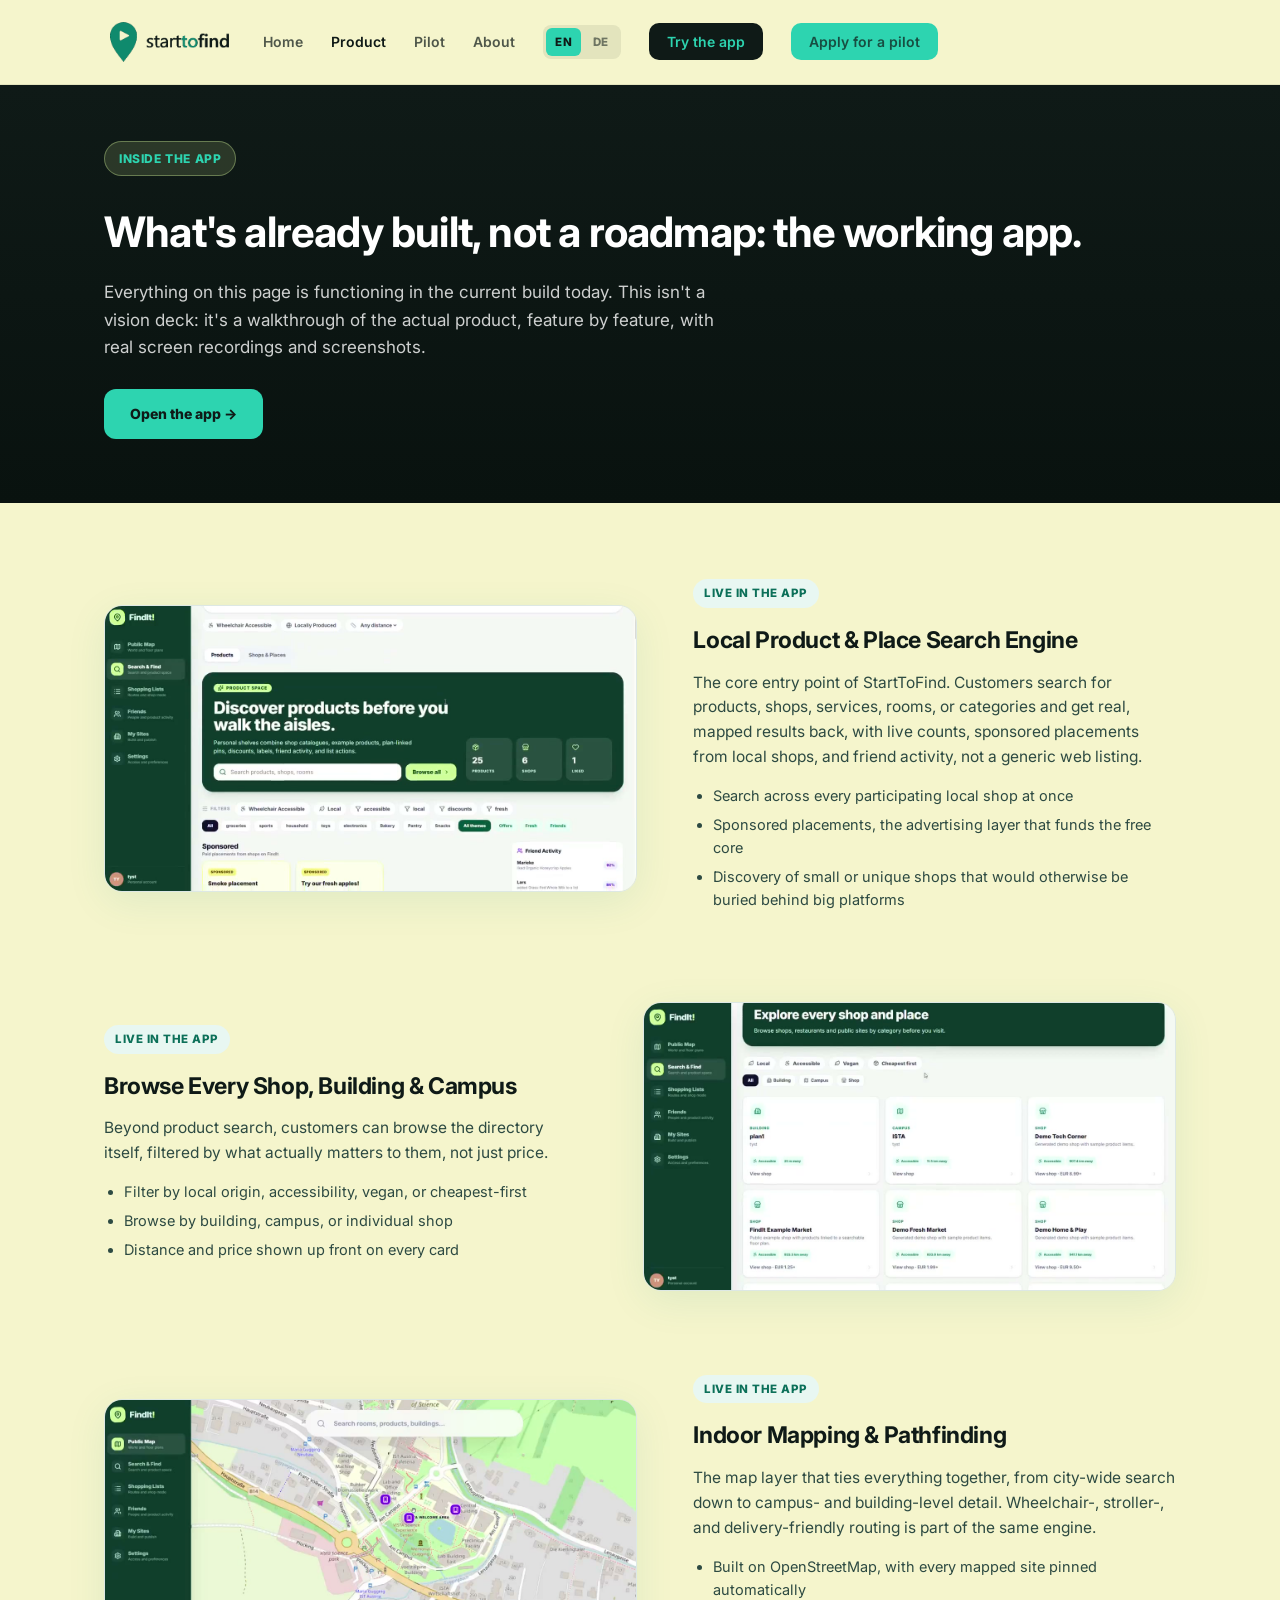
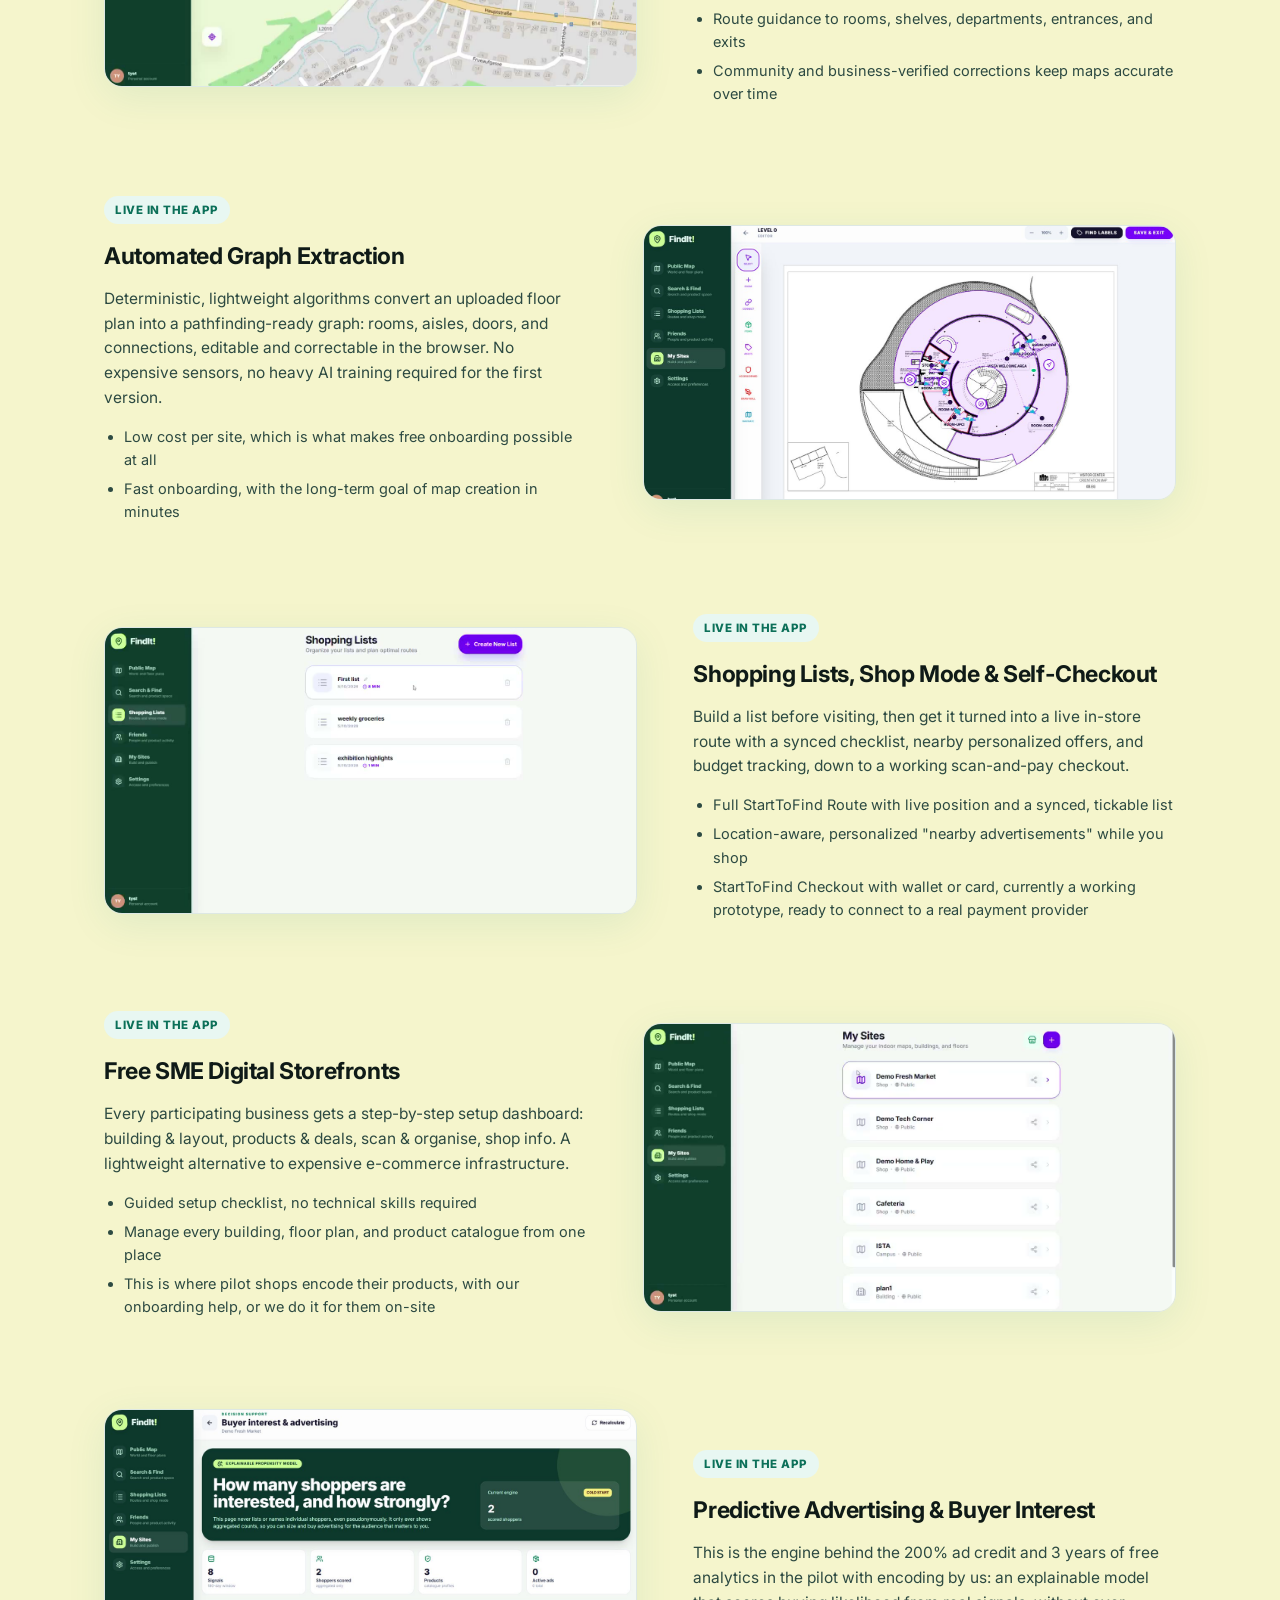
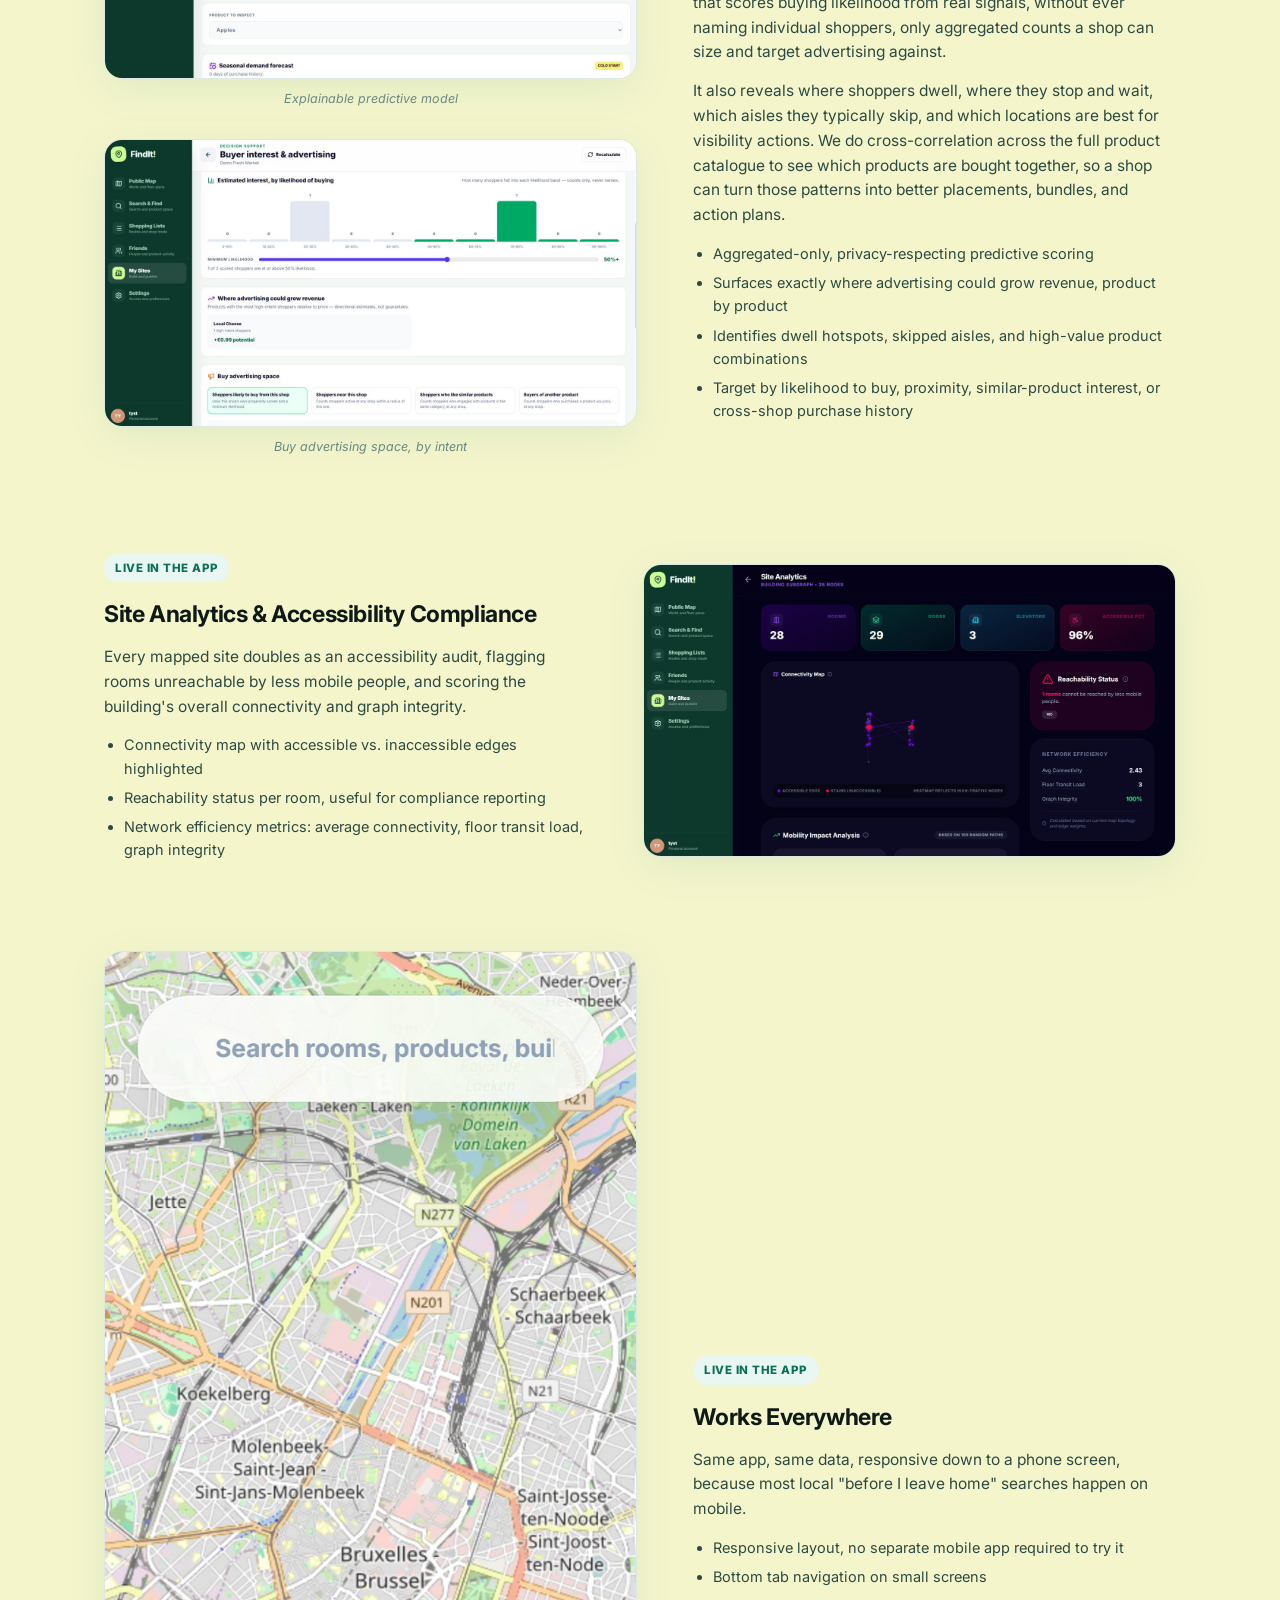
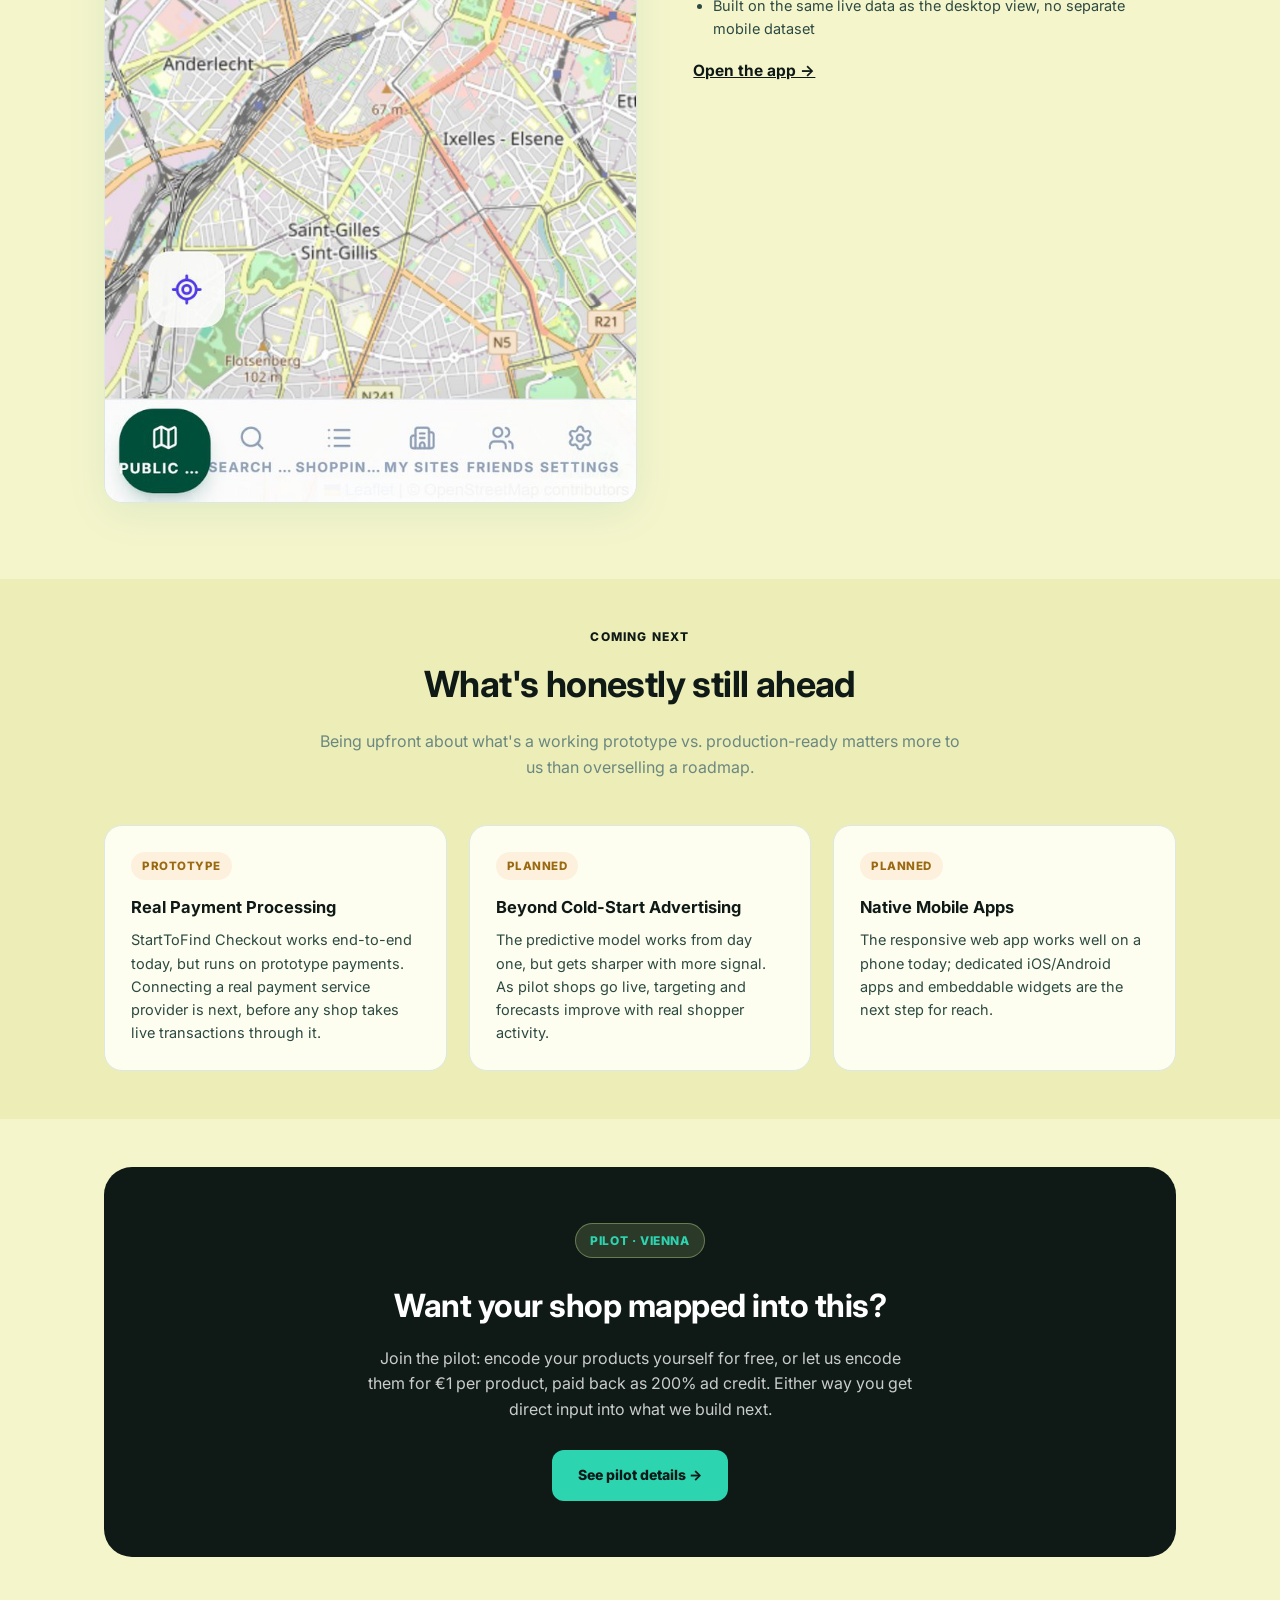
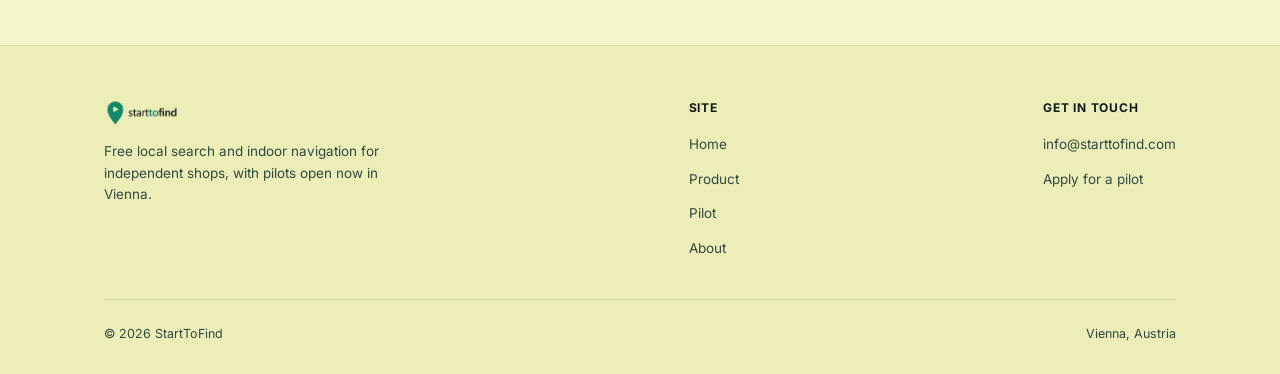
<file: product.html>
<!doctype html>
<html lang="en">
<head>
<meta charset="utf-8">
<meta name="viewport" content="width=device-width, initial-scale=1">
<title>Product: What's already built | StartToFind</title>
<meta name="description" content="A walkthrough of what's already working in the StartToFind app today: local product search, automated indoor mapping, shop mode with self-checkout, SME storefronts, predictive advertising, and accessibility analytics.">
<meta name="robots" content="index, follow">
<link rel="canonical" href="https://starttofind.com/product.html">
<link rel="alternate" hreflang="en" href="https://starttofind.com/product.html">
<link rel="alternate" hreflang="de-AT" href="https://starttofind.com/product-de.html">
<link rel="alternate" hreflang="x-default" href="https://starttofind.com/product.html">
<meta property="og:type" content="website">
<meta property="og:site_name" content="StartToFind">
<meta property="og:title" content="Product: What's already built | StartToFind">
<meta property="og:description" content="Explore the working StartToFind app: local product search, indoor mapping, shop mode, digital storefronts, predictive advertising, and accessibility analytics.">
<meta property="og:url" content="https://starttofind.com/product.html">
<meta property="og:image" content="https://starttofind.com/img/poster-discover-space.jpg">
<meta property="og:image:alt" content="Discovering local places in the StartToFind app">
<meta property="og:locale" content="en_US">
<meta name="twitter:card" content="summary_large_image">
<meta name="twitter:title" content="Product: What's already built | StartToFind">
<meta name="twitter:description" content="Explore the working StartToFind app: local product search, indoor mapping, shop mode, digital storefronts, predictive advertising, and accessibility analytics.">
<meta name="twitter:image" content="https://starttofind.com/img/poster-discover-space.jpg">
<link rel="icon" href="img/starttofind-icon.png" type="image/png">
<link rel="stylesheet" href="css/style.css">
</head>
<body>

<nav class="nav">
  <div class="nav-inner">
    <a href="index.html" class="brand"><img src="img/starttofind-logo-warm.png" alt="starttofind" class="brand-logo"></a>
    <a href="https://app.starttofind.com" class="nav-app-compact" rel="noopener">Try the app</a>
    <button class="nav-toggle" aria-label="Menu">☰</button>
    <ul class="nav-links">
      <li><a href="index.html">Home</a></li>
      <li><a href="product.html">Product</a></li>
      <li><a href="pilot.html">Pilot</a></li>
      <li><a href="about.html">About</a></li>
      <li class="lang-switch"><a href="product.html" class="active">EN</a><a href="product-de.html">DE</a></li>
      <li><a href="https://app.starttofind.com" class="nav-cta nav-cta-app" rel="noopener">Try the app</a></li>
      <li><a href="pilot.html#apply" class="nav-cta">Apply for a pilot</a></li>
    </ul>
  </div>
</nav>

<header class="pagehero">
  <div class="container">
    <span class="badge">Inside the app</span>
    <h1>What's already built, not a roadmap: the working app.</h1>
    <p class="lead">Everything on this page is functioning in the current build today. This isn't a vision deck: it's a walkthrough of the actual product, feature by feature, with real screen recordings and screenshots.</p>
    <div class="btn-row" style="margin-top:28px">
      <a href="https://app.starttofind.com" class="btn btn-lime" rel="noopener">Open the app →</a>
    </div>
  </div>
</header>

<section>
  <div class="container">

    <div class="row">
      <div class="row-media">
        <video autoplay muted loop playsinline poster="img/poster-discover-space.jpg" style="width:100%">
          <source src="video/discover-space.mp4" type="video/mp4">
        </video>
      </div>
      <div class="row-text">
        <span class="status-pill">Live in the app</span>
        <h3>Local Product &amp; Place Search Engine</h3>
        <p>The core entry point of StartToFind. Customers search for products, shops, services, rooms, or categories and get real, mapped results back, with live counts, sponsored placements from local shops, and friend activity, not a generic web listing.</p>
        <ul>
          <li>Search across every participating local shop at once</li>
          <li>Sponsored placements, the advertising layer that funds the free core</li>
          <li>Discovery of small or unique shops that would otherwise be buried behind big platforms</li>
        </ul>
      </div>
    </div>

    <div class="row reverse">
      <div class="row-media">
        <video autoplay muted loop playsinline poster="img/poster-shop-discovery.jpg" style="width:100%">
          <source src="video/shop-discovery.mp4" type="video/mp4">
        </video>
      </div>
      <div class="row-text">
        <span class="status-pill">Live in the app</span>
        <h3>Browse Every Shop, Building &amp; Campus</h3>
        <p>Beyond product search, customers can browse the directory itself, filtered by what actually matters to them, not just price.</p>
        <ul>
          <li>Filter by local origin, accessibility, vegan, or cheapest-first</li>
          <li>Browse by building, campus, or individual shop</li>
          <li>Distance and price shown up front on every card</li>
        </ul>
      </div>
    </div>

    <div class="row">
      <div class="row-media">
        <video autoplay muted loop playsinline poster="img/poster-world-map.jpg" style="width:100%">
          <source src="video/world-map.mp4" type="video/mp4">
        </video>
      </div>
      <div class="row-text">
        <span class="status-pill">Live in the app</span>
        <h3>Indoor Mapping &amp; Pathfinding</h3>
        <p>The map layer that ties everything together, from city-wide search down to campus- and building-level detail. Wheelchair-, stroller-, and delivery-friendly routing is part of the same engine.</p>
        <ul>
          <li>Built on OpenStreetMap, with every mapped site pinned automatically</li>
          <li>Route guidance to rooms, shelves, departments, entrances, and exits</li>
          <li>Community and business-verified corrections keep maps accurate over time</li>
        </ul>
      </div>
    </div>

    <div class="row reverse">
      <div class="row-media">
        <img src="img/shot-floor-editor.jpg" alt="StartToFind floor-plan editor showing a real building plan converted into rooms, aisles, doors, and navigable connections">
      </div>
      <div class="row-text">
        <span class="status-pill">Live in the app</span>
        <h3>Automated Graph Extraction</h3>
        <p>Deterministic, lightweight algorithms convert an uploaded floor plan into a pathfinding-ready graph: rooms, aisles, doors, and connections, editable and correctable in the browser. No expensive sensors, no heavy AI training required for the first version.</p>
        <ul>
          <li>Low cost per site, which is what makes free onboarding possible at all</li>
          <li>Fast onboarding, with the long-term goal of map creation in minutes</li>
        </ul>
      </div>
    </div>

    <div class="row">
      <div class="row-media">
        <video autoplay muted loop playsinline poster="img/poster-shoplist-and-mode.jpg" style="width:100%">
          <source src="video/shoplist-and-mode.mp4" type="video/mp4">
        </video>
      </div>
      <div class="row-text">
        <span class="status-pill">Live in the app</span>
        <h3>Shopping Lists, Shop Mode &amp; Self-Checkout</h3>
        <p>Build a list before visiting, then get it turned into a live in-store route with a synced checklist, nearby personalized offers, and budget tracking, down to a working scan-and-pay checkout.</p>
        <ul>
          <li>Full StartToFind Route with live position and a synced, tickable list</li>
          <li>Location-aware, personalized "nearby advertisements" while you shop</li>
          <li>StartToFind Checkout with wallet or card, currently a working prototype, ready to connect to a real payment provider</li>
        </ul>
      </div>
    </div>

    <div class="row reverse">
      <div class="row-media">
        <video autoplay muted loop playsinline poster="img/poster-shop-setup.jpg" style="width:100%">
          <source src="video/shop-setup.mp4" type="video/mp4">
        </video>
      </div>
      <div class="row-text">
        <span class="status-pill">Live in the app</span>
        <h3>Free SME Digital Storefronts</h3>
        <p>Every participating business gets a step-by-step setup dashboard: building &amp; layout, products &amp; deals, scan &amp; organise, shop info. A lightweight alternative to expensive e-commerce infrastructure.</p>
        <ul>
          <li>Guided setup checklist, no technical skills required</li>
          <li>Manage every building, floor plan, and product catalogue from one place</li>
          <li>This is where pilot shops encode their products, with our onboarding help, or we do it for them on-site</li>
        </ul>
      </div>
    </div>

    <div class="row">
      <div class="row-media">
        <div class="plan-pipeline">
          <div>
            <img src="img/shot-buyer-interest.jpg" alt="StartToFind Buyer Interest &amp; Advertising dashboard showing an explainable predictive model with scored shoppers">
            <p class="caption">Explainable predictive model</p>
          </div>
          <div>
            <img src="img/shot-buyer-interest-2.jpg" alt="StartToFind advertising targeting options: shoppers likely to buy, near this shop, similar products, or buyers of another product">
            <p class="caption">Buy advertising space, by intent</p>
          </div>
        </div>
      </div>
      <div class="row-text">
        <span class="status-pill">Live in the app</span>
        <h3>Predictive Advertising &amp; Buyer Interest</h3>
        <p>This is the engine behind the 200% ad credit and 3 years of free analytics in the pilot with encoding by us: an explainable model that scores buying likelihood from real signals, without ever naming individual shoppers, only aggregated counts a shop can size and target advertising against.</p>
        <p>It also reveals where shoppers dwell, where they stop and wait, which aisles they typically skip, and which locations are best for visibility actions. We do cross-correlation across the full product catalogue to see which products are bought together, so a shop can turn those patterns into better placements, bundles, and action plans.</p>
        <ul>
          <li>Aggregated-only, privacy-respecting predictive scoring</li>
          <li>Surfaces exactly where advertising could grow revenue, product by product</li>
          <li>Identifies dwell hotspots, skipped aisles, and high-value product combinations</li>
          <li>Target by likelihood to buy, proximity, similar-product interest, or cross-shop purchase history</li>
        </ul>
      </div>
    </div>

    <div class="row reverse">
      <div class="row-media">
        <img src="img/shot-site-analytics.jpg" alt="StartToFind Site Analytics dashboard showing a connectivity map, reachability status, and network efficiency metrics">
      </div>
      <div class="row-text">
        <span class="status-pill">Live in the app</span>
        <h3>Site Analytics &amp; Accessibility Compliance</h3>
        <p>Every mapped site doubles as an accessibility audit, flagging rooms unreachable by less mobile people, and scoring the building's overall connectivity and graph integrity.</p>
        <ul>
          <li>Connectivity map with accessible vs. inaccessible edges highlighted</li>
          <li>Reachability status per room, useful for compliance reporting</li>
          <li>Network efficiency metrics: average connectivity, floor transit load, graph integrity</li>
        </ul>
      </div>
    </div>

    <div class="row">
      <div class="row-media">
        <img src="img/shot-mobile.jpg" alt="StartToFind app running on a mobile viewport, showing the responsive bottom navigation bar">
      </div>
      <div class="row-text">
        <span class="status-pill">Live in the app</span>
        <h3>Works Everywhere</h3>
        <p>Same app, same data, responsive down to a phone screen, because most local "before I leave home" searches happen on mobile.</p>
        <ul>
          <li>Responsive layout, no separate mobile app required to try it</li>
          <li>Bottom tab navigation on small screens</li>
          <li>Built on the same live data as the desktop view, no separate mobile dataset</li>
        </ul>
        <p style="margin-top:18px"><a href="https://app.starttofind.com" rel="noopener" style="color:var(--dark);font-weight:700;text-decoration:underline">Open the app →</a></p>
      </div>
    </div>

  </div>
</section>

<section class="section-tight" style="background:var(--panel)">
  <div class="container">
    <p class="eyebrow center">Coming next</p>
    <h2 class="section-title center">What's honestly still ahead</h2>
    <p class="section-sub center">Being upfront about what's a working prototype vs. production-ready matters more to us than overselling a roadmap.</p>
    <div class="feature-grid">
      <div class="feature-card">
        <span class="status-pill progress">Prototype</span>
        <h3>Real Payment Processing</h3>
        <p>StartToFind Checkout works end-to-end today, but runs on prototype payments. Connecting a real payment service provider is next, before any shop takes live transactions through it.</p>
      </div>
      <div class="feature-card">
        <span class="status-pill progress">Planned</span>
        <h3>Beyond Cold-Start Advertising</h3>
        <p>The predictive model works from day one, but gets sharper with more signal. As pilot shops go live, targeting and forecasts improve with real shopper activity.</p>
      </div>
      <div class="feature-card">
        <span class="status-pill progress">Planned</span>
        <h3>Native Mobile Apps</h3>
        <p>The responsive web app works well on a phone today; dedicated iOS/Android apps and embeddable widgets are the next step for reach.</p>
      </div>
    </div>
  </div>
</section>

<section class="section-tight">
  <div class="container">
    <div class="cta-banner">
      <span class="badge" style="background:rgba(217,249,157,0.14)">Pilot · Vienna</span>
      <h2>Want your shop mapped into this?</h2>
      <p>Join the pilot: encode your products yourself for free, or let us encode them for €1 per product, paid back as 200% ad credit. Either way you get direct input into what we build next.</p>
      <div class="btn-row" style="justify-content:center">
        <a href="pilot.html#apply" class="btn btn-lime">See pilot details →</a>
      </div>
    </div>
  </div>
</section>

<footer>
  <div class="container">
    <div class="footer-grid">
      <div style="max-width:280px">
        <div class="footer-brand"><img src="img/starttofind-logo-warm.png" alt="starttofind" style="height:30px;width:auto;display:block"></div>
        <p style="font-size:13.5px">Free local search and indoor navigation for independent shops, with pilots open now in Vienna.</p>
      </div>
      <div class="footer-col">
        <h4>Site</h4>
        <ul>
          <li><a href="index.html">Home</a></li>
          <li><a href="product.html">Product</a></li>
          <li><a href="pilot.html">Pilot</a></li>
          <li><a href="about.html">About</a></li>
        </ul>
      </div>
      <div class="footer-col">
        <h4>Get in touch</h4>
        <ul>
          <li><a href="mailto:info@starttofind.com">info@starttofind.com</a></li>
          <li><a href="pilot.html#apply">Apply for a pilot</a></li>
        </ul>
      </div>
    </div>
    <div class="footer-bottom">
      <span>© 2026 StartToFind</span>
      <span>Vienna, Austria</span>
    </div>
  </div>
</footer>

<script src="js/main.js"></script>
</body>
</html>
</file>
<file: css/style.css>
@import url('https://fonts.googleapis.com/css2?family=Inter:wght@400;500;600;700;800&display=swap');

:root {
  --primary: #0f8a6d;
  --primary-dark: #0c7059;
  --primary-deeper: #095746;
  --dark: #0f1a17;
  --dark2: #09120f;
  --lime: #2dd4b0;
  --lime2: #0f8a6d;
  --ink: #0f1a17;
  --body: #2d4a42;
  --muted: #6b8880;
  --bg: #f5f5cc;
  --card: #fefef0;
  --panel: #ededb8;
  --warm: #f5f5cc;
  --warm-deep: #ededb8;
  --warn-panel: #fbf5ec;
  --warn-border: #f0e3cc;
  --border: #dde8e4;
  --radius: 18px;
  --radius-sm: 12px;
  --shadow: 0 10px 40px rgba(15, 138, 109, 0.09);
  --maxw: 1120px;
  --font: "Inter", -apple-system, BlinkMacSystemFont, "Segoe UI", Roboto, Helvetica, Arial, sans-serif;
}

* { box-sizing: border-box; }
html { scroll-behavior: smooth; }
body {
  margin: 0;
  font-family: var(--font);
  background: var(--bg);
  color: var(--body);
  line-height: 1.6;
  -webkit-font-smoothing: antialiased;
}
img, video { max-width: 100%; display: block; }
a { color: inherit; }
.container {
  max-width: var(--maxw);
  margin: 0 auto;
  padding: 0 24px;
}

/* ---------- Nav ---------- */
.nav {
  position: sticky;
  top: 0;
  z-index: 100;
  background: var(--warm);
  border-bottom: 1px solid rgba(15, 26, 23, 0.08);
  backdrop-filter: blur(8px);
}
.nav-inner {
  display: flex;
  align-items: center;
  justify-content: flex-start;
  padding: 16px 24px;
  max-width: var(--maxw);
  margin: 0 auto;
}
.brand {
  display: flex;
  align-items: center;
  gap: 10px;
  color: var(--ink);
  font-weight: 800;
  font-size: 20px;
  letter-spacing: -0.3px;
  text-decoration: none;
  flex: 0 0 auto;
  margin-right: 28px;
  white-space: nowrap;
}
.brand-logo {
  height: 52px;
  width: auto;
  display: block;
}
.nav-links {
  display: flex;
  align-items: center;
  gap: 28px;
  list-style: none;
  margin: 0; padding: 0;
  flex: 0 0 auto;
}
.nav-links a {
  color: rgba(15, 26, 23, 0.72);
  text-decoration: none;
  font-size: 14px;
  font-weight: 600;
  white-space: nowrap;
}
.nav-links a:hover, .nav-links a.active { color: var(--ink); }
.nav-cta {
  background: var(--lime);
  color: var(--dark);
  padding: 10px 18px;
  border-radius: 10px;
  font-weight: 800;
  font-size: 13px;
  text-decoration: none;
  white-space: nowrap;
}
.nav-toggle { display: none; }
.lang-switch {
  display: flex;
  align-items: center;
  gap: 3px;
  background: rgba(15, 26, 23, 0.08);
  border-radius: 8px;
  padding: 3px;
}
.lang-switch a {
  padding: 5px 9px;
  border-radius: 6px;
  font-size: 11.5px;
  font-weight: 800;
  color: rgba(15, 26, 23, 0.55);
  text-decoration: none;
  letter-spacing: 0.4px;
}
.lang-switch a.active {
  background: var(--lime);
  color: var(--dark);
}
/* "Try the app" CTA: dark primary button next to the lime pilot CTA */
.nav-links a.nav-cta-app,
.nav-app-compact {
  background: var(--dark);
  color: var(--lime);
}
.nav-links a.nav-cta-app:hover { color: #fff; }
.nav-app-compact {
  display: none;
  padding: 8px 12px;
  border-radius: 10px;
  font-weight: 800;
  font-size: 12px;
  text-decoration: none;
  white-space: nowrap;
}

/* Collapse breakpoint raised from 820px to 1080px so the extra "Try the app" CTA never overflows the bar. */
@media (max-width: 1080px) {
  .nav-links { display: none; }
  .nav-app-compact { display: inline-flex; margin-left: auto; margin-right: 10px; }
  .nav-links li:has(> .nav-cta-app) { display: none; }
  .nav-toggle {
    display: block;
    background: none; border: none; color: var(--ink);
    font-size: 22px; cursor: pointer;
  }
  .nav-inner { flex-wrap: wrap; }
  .nav-links.open {
    display: flex;
    flex-direction: column;
    width: 100%;
    gap: 14px;
    padding: 18px 0 6px;
    border-top: 1px solid rgba(15, 26, 23, 0.12);
    margin-top: 14px;
  }
}

@media (min-width: 1081px) and (max-width: 1240px) {
  .nav-inner { padding-left: 16px; padding-right: 16px; }
  .brand { margin-right: 18px; }
  .nav-links { gap: 18px; }
  .nav-cta { padding-left: 14px; padding-right: 14px; }
}

@media (max-width: 480px) {
  .nav-inner { padding-left: 16px; padding-right: 16px; }
  .brand { margin-right: 12px; }
  .brand-logo { height: 40px; }
  .nav-app-compact { padding: 7px 10px; font-size: 11.5px; margin-right: 6px; }
}

/* ---------- Buttons ---------- */
.btn {
  display: inline-flex;
  align-items: center;
  gap: 8px;
  padding: 14px 26px;
  border-radius: 12px;
  font-weight: 800;
  font-size: 14px;
  text-decoration: none;
  border: none;
  cursor: pointer;
  transition: transform .15s ease;
}
.btn:hover { transform: translateY(-1px); }
.btn-primary { background: var(--dark); color: var(--lime); }
.btn-lime { background: var(--lime); color: var(--dark); }
.btn-ghost { background: transparent; color: #fff; border: 1.5px solid rgba(255,255,255,0.4); }
.btn-outline { background: transparent; color: var(--dark); border: 1.5px solid var(--border); }
.btn-row { display: flex; gap: 14px; flex-wrap: wrap; }

/* ---------- Hero ---------- */
.hero {
  background: linear-gradient(180deg, var(--dark) 0%, var(--dark) 55%, var(--dark2) 100%);
  color: #fff;
  padding: 72px 0 90px;
}
.badge {
  display: inline-flex;
  align-items: center;
  gap: 8px;
  background: rgba(217, 249, 157, 0.14);
  color: var(--lime);
  border: 1px solid rgba(217, 249, 157, 0.35);
  padding: 7px 14px;
  border-radius: 999px;
  font-size: 12px;
  font-weight: 800;
  text-transform: uppercase;
  letter-spacing: 0.6px;
  margin-bottom: 22px;
}
.hero h1 {
  font-size: clamp(32px, 5vw, 54px);
  line-height: 1.08;
  letter-spacing: -1px;
  margin: 0 0 20px;
  max-width: 850px;
}
.hero p.lead {
  font-size: 18px;
  color: rgba(255,255,255,0.82);
  max-width: 620px;
  margin: 0 0 32px;
}
.hero-media {
  margin-top: 56px;
  border-radius: 20px;
  overflow: hidden;
  box-shadow: 0 30px 80px rgba(0,0,0,0.35);
  border: 1px solid rgba(255,255,255,0.1);
}

/* page hero (smaller, for inner pages) */
.pagehero {
  background: linear-gradient(180deg, var(--dark) 0%, var(--dark2) 100%);
  color: #fff;
  padding: 56px 0 64px;
}
.pagehero h1 { font-size: clamp(28px, 4vw, 42px); letter-spacing: -0.8px; margin: 0 0 14px; }
.pagehero p.lead { font-size: 17px; color: rgba(255,255,255,0.8); max-width: 640px; margin: 0; }

/* ---------- Sections ---------- */
section { padding: 76px 0; }
.section-tight { padding: 48px 0; }
.eyebrow {
  color: var(--dark);
  font-weight: 800;
  font-size: 12px;
  text-transform: uppercase;
  letter-spacing: 1.2px;
  margin-top: 0;
  margin-bottom: 10px;
}
h2.section-title {
  font-size: clamp(26px, 3.4vw, 36px);
  letter-spacing: -0.6px;
  color: var(--ink);
  margin-top: 0;
  margin-bottom: 16px;
}
p.section-sub {
  font-size: 16px;
  color: var(--muted);
  max-width: 640px;
  margin-top: 0;
  margin-bottom: 44px;
}
.center { text-align: center; margin-left: auto; margin-right: auto; }

/* ---------- Problem cards ---------- */
.problem-grid {
  display: grid;
  grid-template-columns: repeat(3, 1fr);
  gap: 20px;
}
@media (max-width: 860px) { .problem-grid { grid-template-columns: 1fr; } }
.problem-card {
  background: var(--warn-panel);
  border: 1px solid var(--warn-border);
  border-radius: var(--radius);
  padding: 28px;
}
.num-badge {
  width: 30px; height: 30px;
  background: var(--dark);
  color: var(--lime);
  border-radius: 8px;
  display: grid;
  place-items: center;
  font-weight: 800;
  font-size: 13px;
  margin-bottom: 16px;
}
.problem-card h3 { margin: 0 0 8px; color: var(--ink); font-size: 17px; }
.problem-card p { margin: 0; font-size: 14.5px; color: #5a4a34; }

/* ---------- Feature list (icon rows) ---------- */
.feature-grid {
  display: grid;
  grid-template-columns: repeat(3, 1fr);
  gap: 22px;
}
@media (max-width: 860px) { .feature-grid { grid-template-columns: 1fr; } }
.feature-card {
  background: var(--card);
  border: 1px solid var(--border);
  border-radius: var(--radius);
  padding: 26px;
}
.icon-chip {
  width: 40px; height: 40px;
  background: #e8f7f2;
  color: var(--primary);
  border-radius: 10px;
  display: grid;
  place-items: center;
  font-size: 19px;
  margin-bottom: 16px;
}
.feature-card h3 { margin: 0 0 8px; color: var(--ink); font-size: 16.5px; }
.feature-card p { margin: 0; font-size: 14.5px; color: var(--body); }

/* ---------- Alternating feature rows (product page) ---------- */
.row {
  display: grid;
  grid-template-columns: 1.05fr 0.95fr;
  gap: 56px;
  align-items: center;
}
.row.reverse { grid-template-columns: 0.95fr 1.05fr; }
.row.reverse .row-media { order: 2; }
.row.reverse .row-text { order: 1; }
@media (max-width: 860px) {
  .row, .row.reverse { grid-template-columns: 1fr; }
  .row.reverse .row-media, .row.reverse .row-text { order: initial; }
}
.row + .row { margin-top: 84px; }
.row-media img, .row-media video {
  border-radius: var(--radius);
  border: 1px solid var(--border);
  box-shadow: var(--shadow);
}
.status-pill {
  display: inline-block;
  background: #e8f7f2;
  color: var(--primary-dark);
  font-size: 11.5px;
  font-weight: 800;
  text-transform: uppercase;
  letter-spacing: 0.5px;
  padding: 5px 11px;
  border-radius: 999px;
  margin-bottom: 14px;
}
.status-pill.progress { background: #fdf1de; color: #9a6a12; }
.row-text h3 { font-size: 23px; color: var(--ink); margin: 0 0 12px; letter-spacing: -0.4px; }
.row-text p { font-size: 15.5px; margin: 0 0 14px; }
.row-text ul { margin: 0; padding-left: 20px; }
.row-text li { font-size: 14.5px; margin-bottom: 6px; }

/* ---------- Stats ---------- */
.stat-grid {
  display: grid;
  grid-template-columns: repeat(4, 1fr);
  gap: 16px;
}
@media (max-width: 760px) { .stat-grid { grid-template-columns: repeat(2, 1fr); } }
.stat-tile {
  background: var(--dark);
  color: #fff;
  border-radius: var(--radius-sm);
  padding: 22px 18px;
  text-align: center;
}
.stat-tile .num { font-size: 28px; font-weight: 800; color: var(--lime); }
.stat-tile .lbl { font-size: 12px; color: rgba(255,255,255,0.75); margin-top: 4px; }

/* ---------- Panel / CTA banner ---------- */
.panel {
  background: var(--panel);
  border-radius: 24px;
  padding: 44px;
}
.cta-banner {
  background: var(--dark);
  color: #fff;
  border-radius: 28px;
  padding: 56px;
  text-align: center;
}
.cta-banner h2 { font-size: clamp(24px, 3vw, 32px); margin: 0 0 14px; letter-spacing: -0.5px; }
.cta-banner p { color: rgba(255,255,255,0.78); max-width: 560px; margin: 0 auto 28px; }

/* ---------- Offer / checklist ---------- */
.checklist { list-style: none; margin: 0; padding: 0; }
.checklist li {
  display: flex;
  gap: 10px;
  font-size: 14.5px;
  color: var(--body);
  padding: 6px 0;
}
.checklist li::before {
  content: "✓";
  color: var(--primary);
  font-weight: 800;
  flex-shrink: 0;
}
.bonus-pill {
  display: inline-block;
  background: var(--lime);
  color: var(--dark);
  font-weight: 800;
  padding: 3px 10px;
  border-radius: 8px;
  font-size: 13px;
}

/* ---------- Timeline (onboarding rollout) ---------- */
.timeline { display: grid; grid-template-columns: repeat(3, 1fr); gap: 20px; }
@media (max-width: 860px) { .timeline { grid-template-columns: 1fr; } }
.timeline-step {
  background: var(--card);
  border: 1px solid var(--border);
  border-radius: var(--radius);
  padding: 24px;
  position: relative;
}
.timeline-step .step-no {
  font-size: 12px; font-weight: 800; color: var(--muted);
  text-transform: uppercase; letter-spacing: 0.8px; margin-bottom: 8px;
}
.timeline-step h4 { margin: 0 0 8px; font-size: 15.5px; color: var(--ink); }
.timeline-step p { margin: 0; font-size: 13.5px; }

/* ---------- Partners strip ---------- */
.partners-strip {
  display: flex;
  align-items: center;
  justify-content: center;
  gap: 40px;
  flex-wrap: wrap;
  padding: 30px 0;
}
.partner-badge {
  font-weight: 800;
  font-size: 15px;
  color: var(--muted);
  border: 1px solid var(--border);
  padding: 10px 20px;
  border-radius: 12px;
  background: var(--card);
}

/* ---------- FAQ ---------- */
.faq { max-width: 760px; margin: 0 auto; }
details.faq-item {
  background: var(--card);
  border: 1px solid var(--border);
  border-radius: 14px;
  padding: 6px 20px;
  margin-bottom: 12px;
}
details.faq-item summary {
  cursor: pointer;
  font-weight: 700;
  color: var(--ink);
  padding: 16px 0;
  list-style: none;
  display: flex;
  justify-content: space-between;
  align-items: center;
  font-size: 15px;
}
details.faq-item summary::-webkit-details-marker { display: none; }
details.faq-item summary::after {
  content: "+";
  font-size: 20px;
  color: var(--muted);
  margin-left: 12px;
}
details.faq-item[open] summary::after { content: "–"; }
details.faq-item p { margin: 0 0 18px; font-size: 14.5px; color: var(--body); }

/* ---------- Pull quote (about) ---------- */
.pullquote {
  font-size: clamp(20px, 2.6vw, 27px);
  font-weight: 700;
  color: var(--ink);
  line-height: 1.42;
  letter-spacing: -0.3px;
  border-left: 4px solid var(--primary);
  padding-left: 26px;
  margin: 36px auto;
  max-width: 720px;
}

/* ---------- Values grid (about) ---------- */
.values-grid {
  display: grid;
  grid-template-columns: repeat(5, 1fr);
  gap: 14px;
}
@media (max-width: 860px) { .values-grid { grid-template-columns: repeat(2, 1fr); } }
.value-chip {
  background: var(--panel);
  border-radius: var(--radius-sm);
  padding: 18px;
  text-align: center;
  font-weight: 700;
  font-size: 13.5px;
  color: var(--ink);
}

/* ---------- Footer ---------- */
footer {
  background: var(--warm-deep);
  color: var(--body);
  padding: 52px 0 30px;
  margin-top: 40px;
  border-top: 1px solid rgba(15, 26, 23, 0.08);
}
.footer-grid {
  display: flex;
  justify-content: space-between;
  gap: 40px;
  flex-wrap: wrap;
  padding-bottom: 30px;
  border-bottom: 1px solid rgba(15, 26, 23, 0.12);
}
.footer-brand { color: var(--ink); font-weight: 800; font-size: 18px; margin-bottom: 10px; }
.footer-col h4 {
  color: var(--ink); font-size: 12px; text-transform: uppercase;
  letter-spacing: 0.8px; margin: 0 0 14px;
}
.footer-col ul { list-style: none; margin: 0; padding: 0; }
.footer-col li { margin-bottom: 9px; }
.footer-col a { text-decoration: none; color: var(--body); font-size: 13.5px; }
.footer-col a:hover { color: var(--primary-dark); }
.footer-bottom {
  display: flex; justify-content: space-between; align-items: center;
  flex-wrap: wrap; gap: 10px;
  padding-top: 24px;
  font-size: 12.5px;
}

/* ---------- Misc ---------- */
.tag-row { display: flex; gap: 8px; flex-wrap: wrap; margin: 18px 0 0; }
.tag {
  font-size: 12px;
  font-weight: 700;
  color: var(--body);
  background: var(--panel);
  border-radius: 999px;
  padding: 5px 12px;
}
.caption {
  font-size: 12.5px;
  color: var(--muted);
  text-align: center;
  margin-top: 10px;
  font-style: italic;
}
.divider { height: 1px; background: var(--border); margin: 0; }
.plan-pipeline { display: flex; flex-direction: column; gap: 18px; }
.plan-pipeline > div { flex: 1; }

/* ---------- Pilot options (two cards) ---------- */
.option-grid {
  display: grid;
  grid-template-columns: repeat(2, 1fr);
  gap: 22px;
  align-items: stretch;
}
@media (max-width: 860px) { .option-grid { grid-template-columns: 1fr; } }
.option-card {
  background: var(--card);
  border: 1px solid var(--border);
  border-radius: var(--radius);
  padding: 30px;
  display: flex;
  flex-direction: column;
  box-shadow: var(--shadow);
}
.option-card.featured { background: var(--dark); color: rgba(255,255,255,0.82); border-color: var(--dark); }
.option-card .option-tag {
  align-self: flex-start;
  font-size: 11.5px; font-weight: 800; text-transform: uppercase; letter-spacing: 0.6px;
  background: #e8f7f2; color: var(--primary-dark);
  padding: 5px 11px; border-radius: 999px; margin-bottom: 14px;
}
.option-card.featured .option-tag { background: rgba(45,212,176,0.16); color: var(--lime); }
.option-card h3 { margin: 0 0 6px; font-size: 21px; color: var(--ink); letter-spacing: -0.3px; }
.option-card.featured h3 { color: #fff; }
.option-card .price { font-size: 34px; font-weight: 800; color: var(--ink); letter-spacing: -0.8px; margin: 6px 0 2px; }
.option-card.featured .price { color: var(--lime); }
.option-card .price small { font-size: 15px; font-weight: 700; letter-spacing: 0; color: var(--muted); }
.option-card.featured .price small { color: rgba(255,255,255,0.65); }
.option-card .price-note { font-size: 13.5px; margin: 0 0 18px; color: var(--muted); }
.option-card.featured .price-note { color: rgba(255,255,255,0.7); }
.option-card .checklist { margin-bottom: 22px; flex: 1; }
.option-card.featured .checklist li { color: rgba(255,255,255,0.86); }
.option-card.featured .checklist li::before { color: var(--lime); }
.option-card .btn { align-self: flex-start; }

/* ---------- Fee calculator ---------- */
.calc {
  margin-top: 22px;
  background: var(--card);
  border: 1px solid var(--border);
  border-radius: var(--radius);
  padding: 26px 30px;
  display: grid;
  grid-template-columns: minmax(200px, 1fr) 2fr;
  gap: 26px;
  align-items: center;
}
@media (max-width: 760px) { .calc { grid-template-columns: 1fr; padding: 22px; } }
.calc h3 { margin: 0 0 6px; font-size: 17px; color: var(--ink); }
.calc label { display: block; font-size: 13.5px; font-weight: 700; color: var(--ink); margin: 12px 0 6px; }
.calc-results { display: grid; grid-template-columns: repeat(3, 1fr); gap: 12px; }
@media (max-width: 520px) { .calc-results { grid-template-columns: 1fr; } }
.calc-results .stat-tile .num { font-size: 24px; }
.calc-example { font-size: 13px; color: var(--muted); margin: 8px 0 0; }

/* ---------- Pilot application form ---------- */
.pilot-form-wrap {
  max-width: 820px;
  margin: 0 auto;
  background: var(--card);
  border: 1px solid var(--border);
  border-radius: 24px;
  padding: 40px;
  box-shadow: var(--shadow);
}
@media (max-width: 600px) { .pilot-form-wrap { padding: 22px 16px; border-radius: 18px; } }
.pf-grid { display: grid; grid-template-columns: repeat(2, 1fr); gap: 18px 20px; }
@media (max-width: 640px) { .pf-grid { grid-template-columns: 1fr; } }
.pf-field { display: flex; flex-direction: column; min-width: 0; }
.pf-field.full { grid-column: 1 / -1; }
.pf-field label, .pf-legend {
  font-size: 13.5px; font-weight: 700; color: var(--ink); margin-bottom: 6px;
}
.pf-req { color: #b3261e; margin-left: 2px; }
.pf-hint { font-size: 12.5px; color: var(--muted); margin: 5px 0 0; }
.pilot-form input[type="text"],
.pilot-form input[type="email"],
.pilot-form input[type="tel"],
.pilot-form input[type="number"],
.pilot-form select,
.pilot-form textarea,
.calc input {
  font: inherit;
  font-size: 15px;
  color: var(--ink);
  background: #fff;
  border: 1.5px solid #c9d8d3;
  border-radius: 10px;
  padding: 11px 13px;
  width: 100%;
  min-height: 46px;
}
.pilot-form textarea { min-height: 110px; resize: vertical; }
.pilot-form input:focus-visible, .pilot-form select:focus-visible, .pilot-form textarea:focus-visible,
.calc input:focus-visible, .pf-radio input:focus-visible + span, .pf-check input:focus-visible {
  outline: 3px solid var(--lime); outline-offset: 2px; border-color: var(--primary);
}
.pf-field.has-error input, .pf-field.has-error select, .pf-field.has-error textarea { border-color: #b3261e; }
.field-error { color: #b3261e; font-size: 13px; font-weight: 600; margin: 6px 0 0; }
fieldset.pf-field { border: 0; padding: 0; margin: 0; }
.pf-radios { display: grid; grid-template-columns: repeat(2, 1fr); gap: 12px; }
@media (max-width: 640px) { .pf-radios { grid-template-columns: 1fr; } }
.pf-radio { position: relative; display: block; cursor: pointer; margin: 0; }
.pf-radio input { position: absolute; opacity: 0; width: 1px; height: 1px; }
.pf-radio span {
  display: block; height: 100%;
  border: 1.5px solid #c9d8d3; border-radius: 12px; background: #fff;
  padding: 14px 16px 14px 44px; position: relative;
  font-size: 14px; color: var(--body);
}
.pf-radio span strong { display: block; color: var(--ink); font-size: 14.5px; margin-bottom: 2px; }
.pf-radio span::before {
  content: ""; position: absolute; left: 16px; top: 17px;
  width: 16px; height: 16px; border-radius: 50%; border: 2px solid #9fb5ae; background: #fff;
}
.pf-radio input:checked + span { border-color: var(--primary); background: #e8f7f2; }
.pf-radio input:checked + span::before { border-color: var(--primary); box-shadow: inset 0 0 0 4px #fff; background: var(--primary); }
.pf-field.has-error .pf-radio span { border-color: #b3261e; }
.pf-fee {
  margin: 10px 0 0; padding: 10px 14px; border-radius: 10px;
  background: var(--dark); color: var(--lime); font-weight: 700; font-size: 14px;
}
.pf-check { display: flex; gap: 10px; align-items: flex-start; font-size: 14px; color: var(--body); cursor: pointer; }
.pf-check input { width: 20px; height: 20px; margin: 2px 0 0; flex-shrink: 0; accent-color: var(--primary); }
.pf-check a { color: var(--primary-dark); font-weight: 700; }
.pf-privacy {
  font-size: 13px; color: var(--body); background: var(--warn-panel);
  border: 1px solid var(--warn-border); border-radius: 12px; padding: 14px 16px; margin: 0;
}
.pf-privacy strong { color: var(--ink); }
.pf-hp { position: absolute !important; left: -10000px !important; width: 1px; height: 1px; overflow: hidden; }
.pf-actions { display: flex; flex-wrap: wrap; align-items: center; gap: 14px; margin-top: 26px; }
.pf-actions .btn[disabled] { opacity: 0.65; cursor: progress; transform: none; }
.pf-required-note { font-size: 12.5px; color: var(--muted); margin: 0; }
.pf-alert {
  border-radius: 12px; padding: 14px 16px; margin: 0 0 20px; font-size: 14px;
  background: #fdecea; border: 1px solid #f3c2bd; color: #7a1c15;
}
.pf-alert:focus { outline: 3px solid #b3261e; outline-offset: 2px; }
.pf-alert p { margin: 0; }
.pf-alert .pf-mail { margin-top: 8px; }
.pf-alert a { color: #7a1c15; font-weight: 800; }
.pf-success { text-align: center; padding: 20px 0; }
.pf-success h3 { font-size: 24px; color: var(--ink); margin: 0 0 10px; }
.pf-success h3:focus { outline: none; }
.pf-success .pf-success-icon {
  width: 56px; height: 56px; border-radius: 50%; background: var(--lime); color: var(--dark);
  display: grid; place-items: center; font-size: 28px; font-weight: 800; margin: 0 auto 16px;
}
.visually-hidden {
  position: absolute !important; width: 1px; height: 1px; padding: 0; margin: -1px;
  overflow: hidden; clip: rect(0, 0, 0, 0); white-space: nowrap; border: 0;
}
.pf-success-terms { font-weight: 700; color: var(--ink); max-width: 560px; margin: 0 auto 12px; }
</file>
